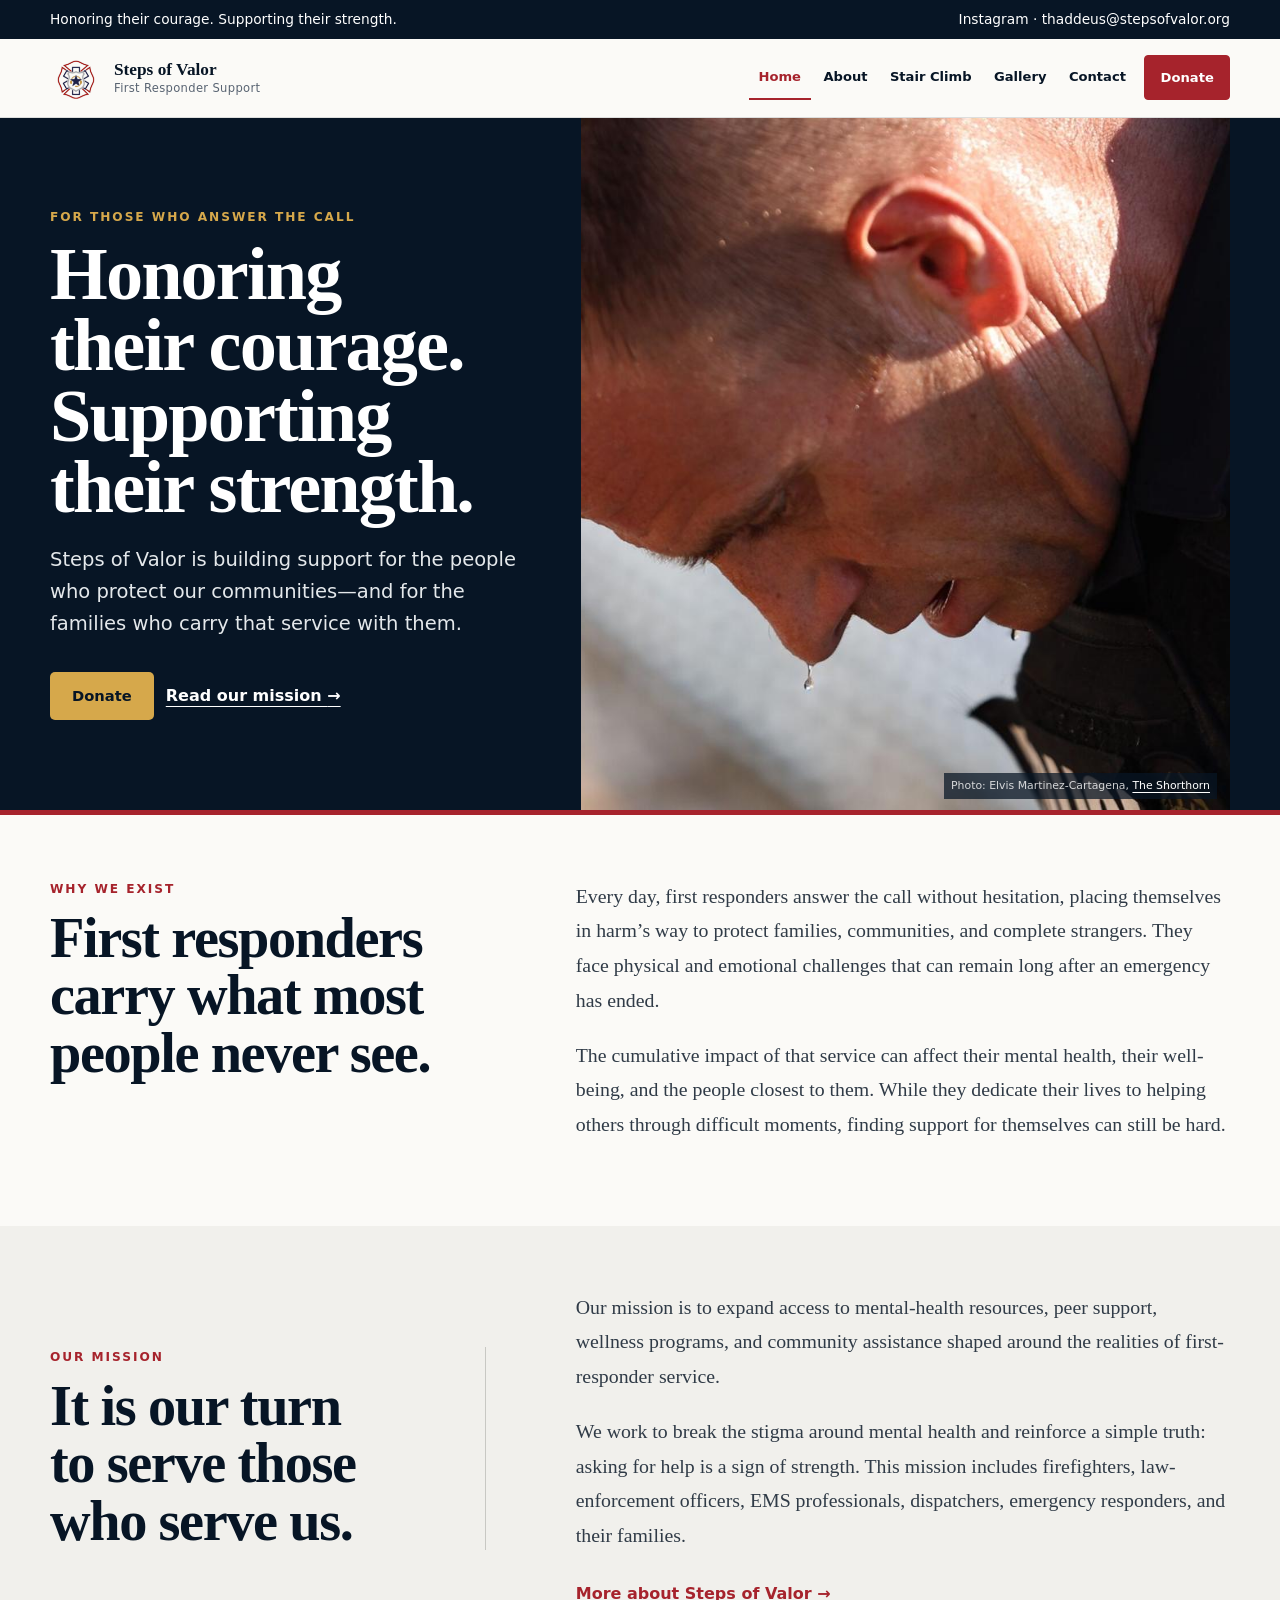
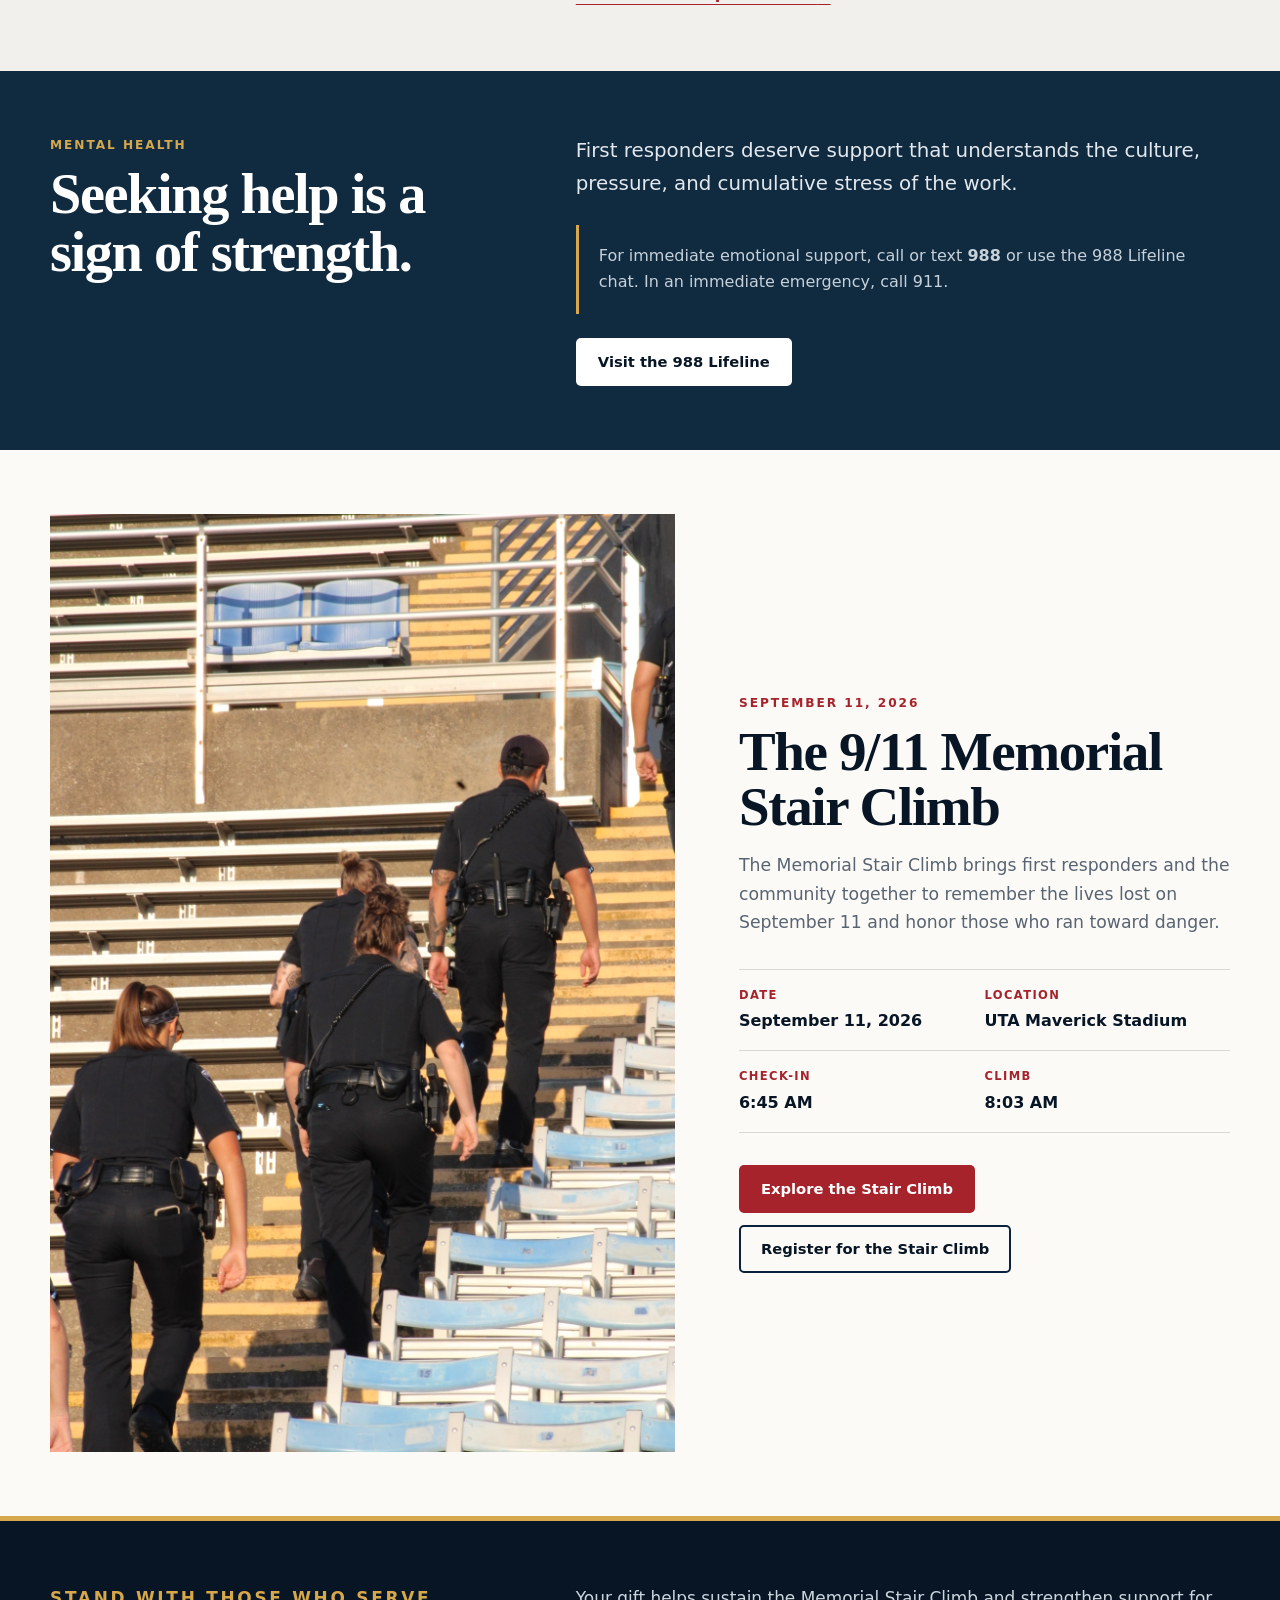
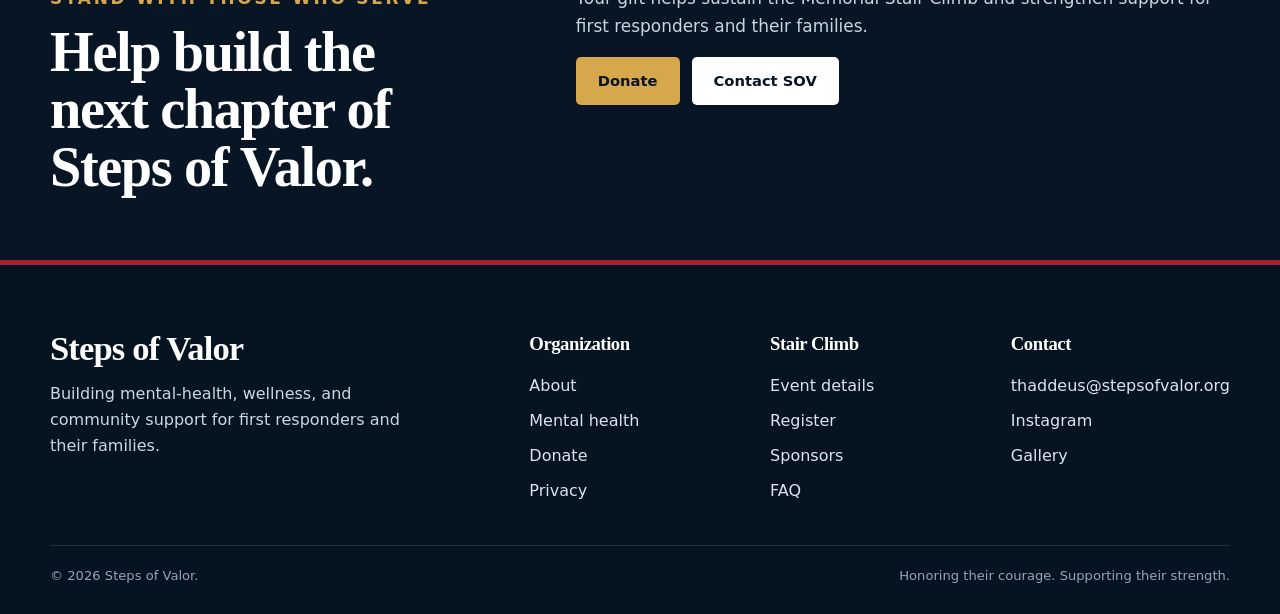
<file: index.html>
<!DOCTYPE html>
<html lang="en">
<head>
  <meta charset="UTF-8">
  <meta name="viewport" content="width=device-width, initial-scale=1.0">
  <title>Steps of Valor | First Responder Support</title>
  <meta name="description" content="Steps of Valor supports first responders and their families by building pathways to mental-health resources, peer support, wellness programs, and community assistance.">
  <meta property="og:title" content="Steps of Valor | First Responder Support">
  <meta property="og:description" content="Honoring the courage of first responders and supporting their strength through mental-health advocacy, wellness, and community.">
  <meta property="og:type" content="website">
  <meta property="og:url" content="https://www.stepsofvalor.org/">
  <meta property="og:image" content="https://www.stepsofvalor.org/assets/images/officer-reflection.jpg">
  <link rel="icon" href="assets/images/favicon.png" type="image/png">
  <link rel="shortcut icon" href="favicon.ico">
  <link rel="apple-touch-icon" href="assets/images/apple-touch-icon.png">
  <link rel="stylesheet" href="assets/css/style.css?v=20261007-1">
</head>
<body>
  <a class="skip-link" href="#main">Skip to content</a>
  <div class="top-strip"><div class="container"><span>Honoring their courage. Supporting their strength.</span><span><a data-link="instagram" href="https://www.instagram.com/stepsofvalor/">Instagram</a> · <a data-email="contact" href="mailto:thaddeus@stepsofvalor.org">thaddeus@stepsofvalor.org</a></span></div></div>
  <header class="site-header">
    <div class="container header-inner">
      <a class="brand" href="index.html" aria-label="Steps of Valor home"><span class="brand-logo" aria-hidden="true"><img src="assets/images/steps-of-valor-emblem-transparent.png" alt=""></span><span class="brand-text"><span class="brand-name">Steps of Valor</span><span class="brand-subtitle">First Responder Support</span></span></a>
      <button class="menu-toggle" type="button" aria-label="Toggle navigation" aria-expanded="false" data-menu-toggle>Menu</button>
      <nav class="site-nav" aria-label="Primary navigation" data-site-nav><a data-current href="index.html">Home</a><a data-current href="about.html">About</a><a data-current href="event.html">Stair Climb</a><a data-current href="gallery.html">Gallery</a><a data-current href="contact.html">Contact</a><a class="nav-donate" data-current href="donate.html">Donate</a></nav>
    </div>
  </header>

  <main id="main">
    <section class="hero">
      <div class="container hero-grid">
        <div class="hero-copy">
          <p class="eyebrow">For those who answer the call</p>
          <h1>Honoring their courage. Supporting their strength.</h1>
          <p class="lead">Steps of Valor is building support for the people who protect our communities—and for the families who carry that service with them.</p>
          <div class="button-row hero-actions"><a class="btn btn-secondary" data-link="donation" href="https://spot.fund/msc16lbsc">Donate</a><a class="text-link-light" href="about.html">Read our mission <span aria-hidden="true">→</span></a></div>
        </div>
        <figure class="hero-portrait">
          <img src="assets/images/officer-reflection.jpg" alt="A police officer looking downward in a quiet moment">
          <figcaption>Photo: Elvis Martinez-Cartagena, <a href="https://www.theshorthorn.com/gallery/photos-community-climbs-steps-of-valor-honors-9-11-first-responders/article_fa70533f-13c5-48ef-8dc5-a24b3c946328.html" target="_blank" rel="noopener">The Shorthorn</a></figcaption>
        </figure>
      </div>
    </section>

    <section class="section">
      <div class="container editorial-grid">
        <div>
          <p class="eyebrow">Why we exist</p>
          <h2>First responders carry what most people never see.</h2>
        </div>
        <div class="prose-large">
          <p>Every day, first responders answer the call without hesitation, placing themselves in harm’s way to protect families, communities, and complete strangers. They face physical and emotional challenges that can remain long after an emergency has ended.</p>
          <p>The cumulative impact of that service can affect their mental health, their well-being, and the people closest to them. While they dedicate their lives to helping others through difficult moments, finding support for themselves can still be hard.</p>
        </div>
      </div>
    </section>

    <section class="section section-soft">
      <div class="container mission-layout">
        <div class="mission-intro">
          <p class="eyebrow">Our mission</p>
          <h2>It is our turn to serve those who serve us.</h2>
        </div>
        <div class="mission-copy">
          <p>Our mission is to expand access to mental-health resources, peer support, wellness programs, and community assistance shaped around the realities of first-responder service.</p>
          <p>We work to break the stigma around mental health and reinforce a simple truth: asking for help is a sign of strength. This mission includes firefighters, law-enforcement officers, EMS professionals, dispatchers, emergency responders, and their families.</p>
          <a class="text-link" href="about.html">More about Steps of Valor <span aria-hidden="true">→</span></a>
        </div>
      </div>
    </section>

    <section class="section mental-health-section" id="mental-health">
      <div class="container mental-health-grid">
        <div>
          <p class="eyebrow">Mental health</p>
          <h2>Seeking help is a sign of strength.</h2>
        </div>
        <div>
          <p class="lead">First responders deserve support that understands the culture, pressure, and cumulative stress of the work.</p>
          <p class="service-note">For immediate emotional support, call or text <strong>988</strong> or use the 988 Lifeline chat. In an immediate emergency, call 911.</p>
          <a class="btn btn-light" href="https://988lifeline.org/" target="_blank" rel="noopener">Visit the 988 Lifeline</a>
        </div>
      </div>
    </section>

    <section class="section">
      <div class="container program-feature">
        <div class="program-photo"><img src="assets/images/IMG_0229.JPG" alt="Police officers climbing the stadium steps during Steps of Valor" loading="lazy"></div>
        <div class="program-copy">
          <p class="eyebrow">September 11, 2026</p>
          <h2>The 9/11 Memorial Stair Climb</h2>
          <p>The Memorial Stair Climb brings first responders and the community together to remember the lives lost on September 11 and honor those who ran toward danger.</p>
          <dl class="event-brief">
            <div><dt>Date</dt><dd>September 11, 2026</dd></div>
            <div><dt>Location</dt><dd>UTA Maverick Stadium</dd></div>
            <div><dt>Check-in</dt><dd>6:45 AM</dd></div>
            <div><dt>Climb</dt><dd>8:03 AM</dd></div>
          </dl>
          <div class="button-row"><a class="btn btn-primary" href="event.html">Explore the Stair Climb</a><a class="btn btn-outline" href="register.html">Register for the Stair Climb</a></div>
        </div>
      </div>
    </section>

    <section class="section closing-section">
      <div class="container closing-grid">
        <div><p class="eyebrow">Stand with those who serve</p><h2>Help build the next chapter of Steps of Valor.</h2></div>
        <div><p>Your gift helps sustain the Memorial Stair Climb and strengthen support for first responders and their families.</p><div class="button-row"><a class="btn btn-secondary" data-link="donation" href="https://spot.fund/msc16lbsc">Donate</a><a class="btn btn-light" href="contact.html">Contact SOV</a></div></div>
      </div>
    </section>
  </main>

  <footer class="site-footer">
    <div class="container footer-grid"><div><h2>Steps of Valor</h2><p>Building mental-health, wellness, and community support for first responders and their families.</p></div><div><h3>Organization</h3><div class="footer-links"><a href="about.html">About</a><a href="about.html#mental-health">Mental health</a><a href="donate.html">Donate</a><a href="privacy.html">Privacy</a></div></div><div><h3>Stair Climb</h3><div class="footer-links"><a href="event.html">Event details</a><a href="register.html">Register</a><a href="sponsors.html">Sponsors</a><a href="faq.html">FAQ</a></div></div><div><h3>Contact</h3><div class="footer-links"><a data-email="contact" href="mailto:thaddeus@stepsofvalor.org">thaddeus@stepsofvalor.org</a><a data-link="instagram" href="https://www.instagram.com/stepsofvalor/">Instagram</a><a href="gallery.html">Gallery</a></div></div></div>
    <div class="container footer-bottom"><span>&copy; <span data-current-year></span> Steps of Valor.</span><span>Honoring their courage. Supporting their strength.</span></div>
  </footer>
  <script src="assets/js/config.js"></script><script src="assets/js/main.js"></script>
</body>
</html>
</file>
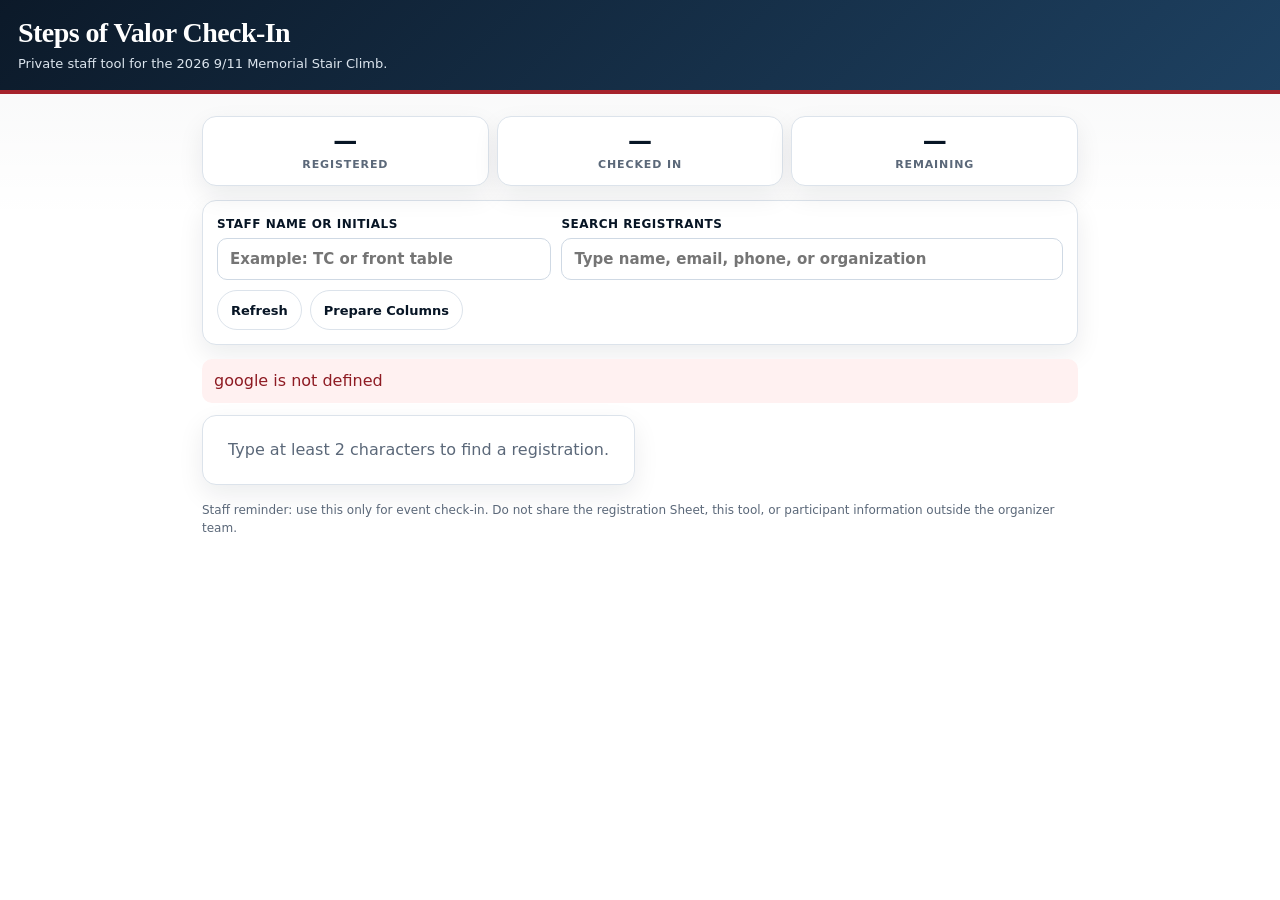
<file: tools/checkin-appscript/Index.html>
<!DOCTYPE html>
<html>
<head>
  <base target="_top">
  <meta name="viewport" content="width=device-width, initial-scale=1">
  <style>
    :root {
      --navy: #071525;
      --blue: #123759;
      --red: #a6232c;
      --gold: #d6a84b;
      --ink: #152033;
      --muted: #5b6879;
      --line: #dce3eb;
      --soft: #f5f7fa;
      --success: #176b3a;
      --danger: #8e1b23;
    }

    * { box-sizing: border-box; }

    body {
      margin: 0;
      color: var(--ink);
      background: #fff;
      font: 15px/1.5 system-ui, -apple-system, BlinkMacSystemFont, "Segoe UI", sans-serif;
    }

    .app {
      min-height: 100vh;
      background:
        linear-gradient(180deg, rgba(7,21,37,.04), transparent 220px),
        #fff;
    }

    header {
      padding: 18px 18px 16px;
      color: #fff;
      background:
        linear-gradient(135deg, rgba(7,21,37,.98), rgba(18,55,89,.95));
      border-bottom: 4px solid var(--red);
    }

    h1, h2, h3, p { margin: 0; }

    h1 {
      font-family: Georgia, "Times New Roman", serif;
      font-size: 28px;
      line-height: 1.05;
      letter-spacing: -.02em;
    }

    header p {
      margin-top: 7px;
      color: #dce5ee;
      font-size: 13px;
    }

    main { padding: 16px; }

    .card {
      border: 1px solid var(--line);
      border-radius: 14px;
      background: #fff;
      box-shadow: 0 10px 26px rgba(7,21,37,.08);
    }

    .stats {
      display: grid;
      grid-template-columns: repeat(3, 1fr);
      gap: 8px;
      margin-bottom: 14px;
    }

    .stat {
      padding: 12px 10px;
      text-align: center;
    }

    .stat strong {
      display: block;
      color: var(--navy);
      font-size: 24px;
      line-height: 1;
    }

    .stat span {
      display: block;
      margin-top: 4px;
      color: var(--muted);
      font-size: 11px;
      font-weight: 800;
      letter-spacing: .08em;
      text-transform: uppercase;
    }

    .controls {
      display: grid;
      gap: 10px;
      padding: 14px;
      margin-bottom: 14px;
    }

    label {
      display: grid;
      gap: 5px;
      color: var(--navy);
      font-size: 12px;
      font-weight: 800;
      letter-spacing: .04em;
      text-transform: uppercase;
    }

    input {
      width: 100%;
      min-height: 42px;
      padding: 10px 12px;
      border: 1px solid #cfd9e4;
      border-radius: 10px;
      color: var(--ink);
      font: 600 15px/1.3 system-ui, -apple-system, BlinkMacSystemFont, "Segoe UI", sans-serif;
      letter-spacing: 0;
      text-transform: none;
    }

    input:focus {
      border-color: var(--blue);
      outline: 3px solid rgba(214,168,75,.28);
    }

    .button-row {
      display: flex;
      flex-wrap: wrap;
      gap: 8px;
    }

    button {
      min-height: 40px;
      padding: 9px 13px;
      border: 0;
      border-radius: 999px;
      color: #fff;
      background: var(--red);
      font: 800 13px/1 system-ui, -apple-system, BlinkMacSystemFont, "Segoe UI", sans-serif;
      cursor: pointer;
    }

    button.secondary {
      color: var(--navy);
      border: 1px solid var(--line);
      background: #fff;
    }

    button.gold {
      color: var(--navy);
      background: var(--gold);
    }

    button.danger {
      background: var(--danger);
    }

    button:disabled {
      cursor: not-allowed;
      opacity: .55;
    }

    .message {
      display: none;
      padding: 10px 12px;
      margin-bottom: 12px;
      border-radius: 10px;
      color: var(--muted);
      background: var(--soft);
    }

    .message.visible { display: block; }
    .message.error { color: var(--danger); background: #fff1f1; }
    .message.success { color: var(--success); background: #eef8f1; }

    .results {
      display: grid;
      gap: 10px;
    }

    .result {
      padding: 14px;
      border-top: 4px solid var(--red);
    }

    .result.checked {
      border-top-color: var(--success);
      background: linear-gradient(180deg, #f6fbf8, #fff);
    }

    .result h3 {
      color: var(--navy);
      font-size: 18px;
      line-height: 1.15;
    }

    .meta {
      display: grid;
      gap: 2px;
      margin: 8px 0 12px;
      color: var(--muted);
      font-size: 13px;
    }

    .badge {
      display: inline-flex;
      width: max-content;
      align-items: center;
      gap: 5px;
      padding: 4px 8px;
      border-radius: 999px;
      color: #724d00;
      background: #fff5dc;
      font-size: 11px;
      font-weight: 900;
      letter-spacing: .05em;
      text-transform: uppercase;
    }

    .badge.checked {
      color: var(--success);
      background: #e9f7ef;
    }

    .empty {
      padding: 22px;
      text-align: center;
      color: var(--muted);
    }

    .privacy {
      margin-top: 16px;
      color: var(--muted);
      font-size: 12px;
    }

    .auth {
      display: none;
      padding: 14px;
      margin-bottom: 14px;
      border-top: 4px solid var(--gold);
    }

    .auth.visible { display: grid; gap: 10px; }

    @media (min-width: 680px) {
      body { font-size: 16px; }
      main { max-width: 920px; margin: 0 auto; padding: 22px; }
      .results { grid-template-columns: repeat(2, minmax(0, 1fr)); }
      .controls { grid-template-columns: 1fr 1.5fr; align-items: end; }
      .controls .button-row { grid-column: 1 / -1; }
    }
  </style>
</head>
<body>
  <div class="app">
    <header>
      <h1>Steps of Valor Check-In</h1>
      <p>Private staff tool for the 2026 9/11 Memorial Stair Climb.</p>
    </header>

    <main>
      <section class="stats" aria-label="Check-in totals">
        <div class="card stat"><strong id="registeredCount">—</strong><span>Registered</span></div>
        <div class="card stat"><strong id="checkedCount">—</strong><span>Checked in</span></div>
        <div class="card stat"><strong id="remainingCount">—</strong><span>Remaining</span></div>
      </section>

      <section class="card auth" id="authPanel">
        <label>Staff passcode
          <input id="passcodeInput" type="password" autocomplete="off" placeholder="Enter event staff passcode">
        </label>
        <div class="button-row">
          <button class="gold" id="unlockButton" type="button">Unlock Check-In</button>
        </div>
      </section>

      <section class="card controls">
        <label>Staff name or initials
          <input id="staffInput" type="text" autocomplete="name" placeholder="Example: TC or front table">
        </label>
        <label>Search registrants
          <input id="searchInput" type="search" autocomplete="off" placeholder="Type name, email, phone, or organization">
        </label>
        <div class="button-row">
          <button id="refreshButton" class="secondary" type="button">Refresh</button>
          <button id="setupButton" class="secondary" type="button">Prepare Columns</button>
        </div>
      </section>

      <div class="message" id="message"></div>
      <section class="results" id="results" aria-live="polite">
        <div class="card empty">Type at least 2 characters to find a registration.</div>
      </section>

      <p class="privacy">Staff reminder: use this only for event check-in. Do not share the registration Sheet, this tool, or participant information outside the organizer team.</p>
    </main>
  </div>

  <script>
    const APP_MODE = "<?= appMode ?>";
    const state = {
      passcode: "",
      lastQuery: "",
      searchTimer: null,
      busyRows: new Set()
    };

    const els = {
      registeredCount: document.getElementById("registeredCount"),
      checkedCount: document.getElementById("checkedCount"),
      remainingCount: document.getElementById("remainingCount"),
      authPanel: document.getElementById("authPanel"),
      passcodeInput: document.getElementById("passcodeInput"),
      unlockButton: document.getElementById("unlockButton"),
      staffInput: document.getElementById("staffInput"),
      searchInput: document.getElementById("searchInput"),
      refreshButton: document.getElementById("refreshButton"),
      setupButton: document.getElementById("setupButton"),
      message: document.getElementById("message"),
      results: document.getElementById("results")
    };

    function runServer(name, ...args) {
      return new Promise((resolve, reject) => {
        google.script.run
          .withSuccessHandler(resolve)
          .withFailureHandler(error => reject(new Error(error && error.message ? error.message : String(error))))
          [name](...args);
      });
    }

    function escapeHtml(value) {
      return String(value || "")
        .replace(/&/g, "&amp;")
        .replace(/</g, "&lt;")
        .replace(/>/g, "&gt;")
        .replace(/"/g, "&quot;")
        .replace(/'/g, "&#039;");
    }

    function setMessage(text, type = "") {
      els.message.textContent = text || "";
      els.message.className = "message" + (text ? " visible" : "") + (type ? " " + type : "");
    }

    function updateStats(stats) {
      if (!stats) return;
      els.registeredCount.textContent = stats.registered;
      els.checkedCount.textContent = stats.checkedIn;
      els.remainingCount.textContent = stats.remaining;
    }

    function showAuth() {
      els.authPanel.classList.add("visible");
      els.passcodeInput.focus();
    }

    function hideAuth() {
      els.authPanel.classList.remove("visible");
    }

    function setLoading(isLoading) {
      els.refreshButton.disabled = isLoading;
      els.setupButton.disabled = isLoading;
      els.searchInput.disabled = isLoading;
    }

    function metaLine(label, value) {
      if (!value) return "";
      return `<span><strong>${escapeHtml(label)}:</strong> ${escapeHtml(value)}</span>`;
    }

    function renderResults(results, message) {
      if (!results || !results.length) {
        els.results.innerHTML = `<div class="card empty">${escapeHtml(message || "No matching registrations found.")}</div>`;
        return;
      }

      els.results.innerHTML = results.map(registrant => {
        const row = String(registrant.rowNumber);
        const checked = Boolean(registrant.checkedIn);
        const busy = state.busyRows.has(row);
        const status = checked
          ? `<span class="badge checked">Checked in${registrant.checkInTime ? " · " + escapeHtml(registrant.checkInTime) : ""}</span>`
          : `<span class="badge">Not checked in</span>`;
        const action = checked
          ? `<button class="secondary" type="button" data-undo="${row}" ${busy ? "disabled" : ""}>Undo</button>`
          : `<button type="button" data-checkin="${row}" ${busy ? "disabled" : ""}>Check In</button>`;

        return `
          <article class="card result ${checked ? "checked" : ""}" data-row="${row}">
            ${status}
            <h3>${escapeHtml(registrant.name)}</h3>
            <div class="meta">
              ${metaLine("Email", registrant.email)}
              ${metaLine("Phone", registrant.phone)}
              ${metaLine("Organization", registrant.organization)}
              ${metaLine("Checked in by", registrant.checkedInBy)}
              ${metaLine("Notes", registrant.notes)}
            </div>
            <div class="button-row">${action}</div>
          </article>
        `;
      }).join("");
    }

    async function initialize() {
      els.staffInput.value = localStorage.getItem("sov-checkin-staff") || "";
      setLoading(true);

      try {
        const data = await runServer("getInitialState", state.passcode);
        updateStats(data.stats);
        hideAuth();
        setMessage(`Connected to ${data.spreadsheetName} · ${data.sheetName}`, "success");
      } catch (error) {
        if (/passcode/i.test(error.message)) {
          showAuth();
          setMessage("Enter the staff passcode to continue.", "error");
        } else {
          setMessage(error.message, "error");
        }
      } finally {
        setLoading(false);
      }
    }

    async function refreshSearch() {
      const query = els.searchInput.value.trim();
      state.lastQuery = query;

      if (query.length < 2) {
        renderResults([], "Type at least 2 characters to find a registration.");
      }

      setLoading(true);
      try {
        const data = await runServer("searchRegistrants", query, state.passcode);
        updateStats(data.stats);
        renderResults(data.results, data.message);
        if (data.limited) {
          setMessage(`Showing first ${data.results.length} of ${data.totalMatches} matches. Type more letters to narrow the search.`);
        } else {
          setMessage(data.message || "");
        }
      } catch (error) {
        if (/passcode/i.test(error.message)) showAuth();
        setMessage(error.message, "error");
      } finally {
        setLoading(false);
      }
    }

    async function setupColumns() {
      setLoading(true);
      try {
        const data = await runServer("setupCheckInSheet", state.passcode);
        updateStats(data.stats);
        hideAuth();
        setMessage("Check-in columns are ready.", "success");
      } catch (error) {
        if (/passcode/i.test(error.message)) showAuth();
        setMessage(error.message, "error");
      } finally {
        setLoading(false);
      }
    }

    async function checkIn(rowNumber) {
      const staffName = els.staffInput.value.trim();
      localStorage.setItem("sov-checkin-staff", staffName);
      state.busyRows.add(String(rowNumber));
      refreshSearch();

      try {
        const data = await runServer("checkInRegistrant", rowNumber, staffName, "", state.passcode);
        updateStats(data.stats);
        setMessage(`${data.registrant.name} is checked in.`, "success");
      } catch (error) {
        if (/passcode/i.test(error.message)) showAuth();
        setMessage(error.message, "error");
      } finally {
        state.busyRows.delete(String(rowNumber));
        refreshSearch();
      }
    }

    async function undo(rowNumber) {
      if (!confirm("Undo this check-in?")) return;
      state.busyRows.add(String(rowNumber));
      refreshSearch();

      try {
        const data = await runServer("undoCheckIn", rowNumber, state.passcode);
        updateStats(data.stats);
        setMessage(`${data.registrant.name} is marked not checked in.`, "success");
      } catch (error) {
        if (/passcode/i.test(error.message)) showAuth();
        setMessage(error.message, "error");
      } finally {
        state.busyRows.delete(String(rowNumber));
        refreshSearch();
      }
    }

    els.searchInput.addEventListener("input", () => {
      window.clearTimeout(state.searchTimer);
      state.searchTimer = window.setTimeout(refreshSearch, 250);
    });

    els.refreshButton.addEventListener("click", refreshSearch);
    els.setupButton.addEventListener("click", setupColumns);

    els.unlockButton.addEventListener("click", () => {
      state.passcode = els.passcodeInput.value;
      initialize().then(refreshSearch);
    });

    els.passcodeInput.addEventListener("keydown", event => {
      if (event.key === "Enter") {
        state.passcode = els.passcodeInput.value;
        initialize().then(refreshSearch);
      }
    });

    els.results.addEventListener("click", event => {
      const checkInButton = event.target.closest("[data-checkin]");
      const undoButton = event.target.closest("[data-undo]");
      if (checkInButton) checkIn(checkInButton.dataset.checkin);
      if (undoButton) undo(undoButton.dataset.undo);
    });

    initialize();
  </script>
</body>
</html>
</file>
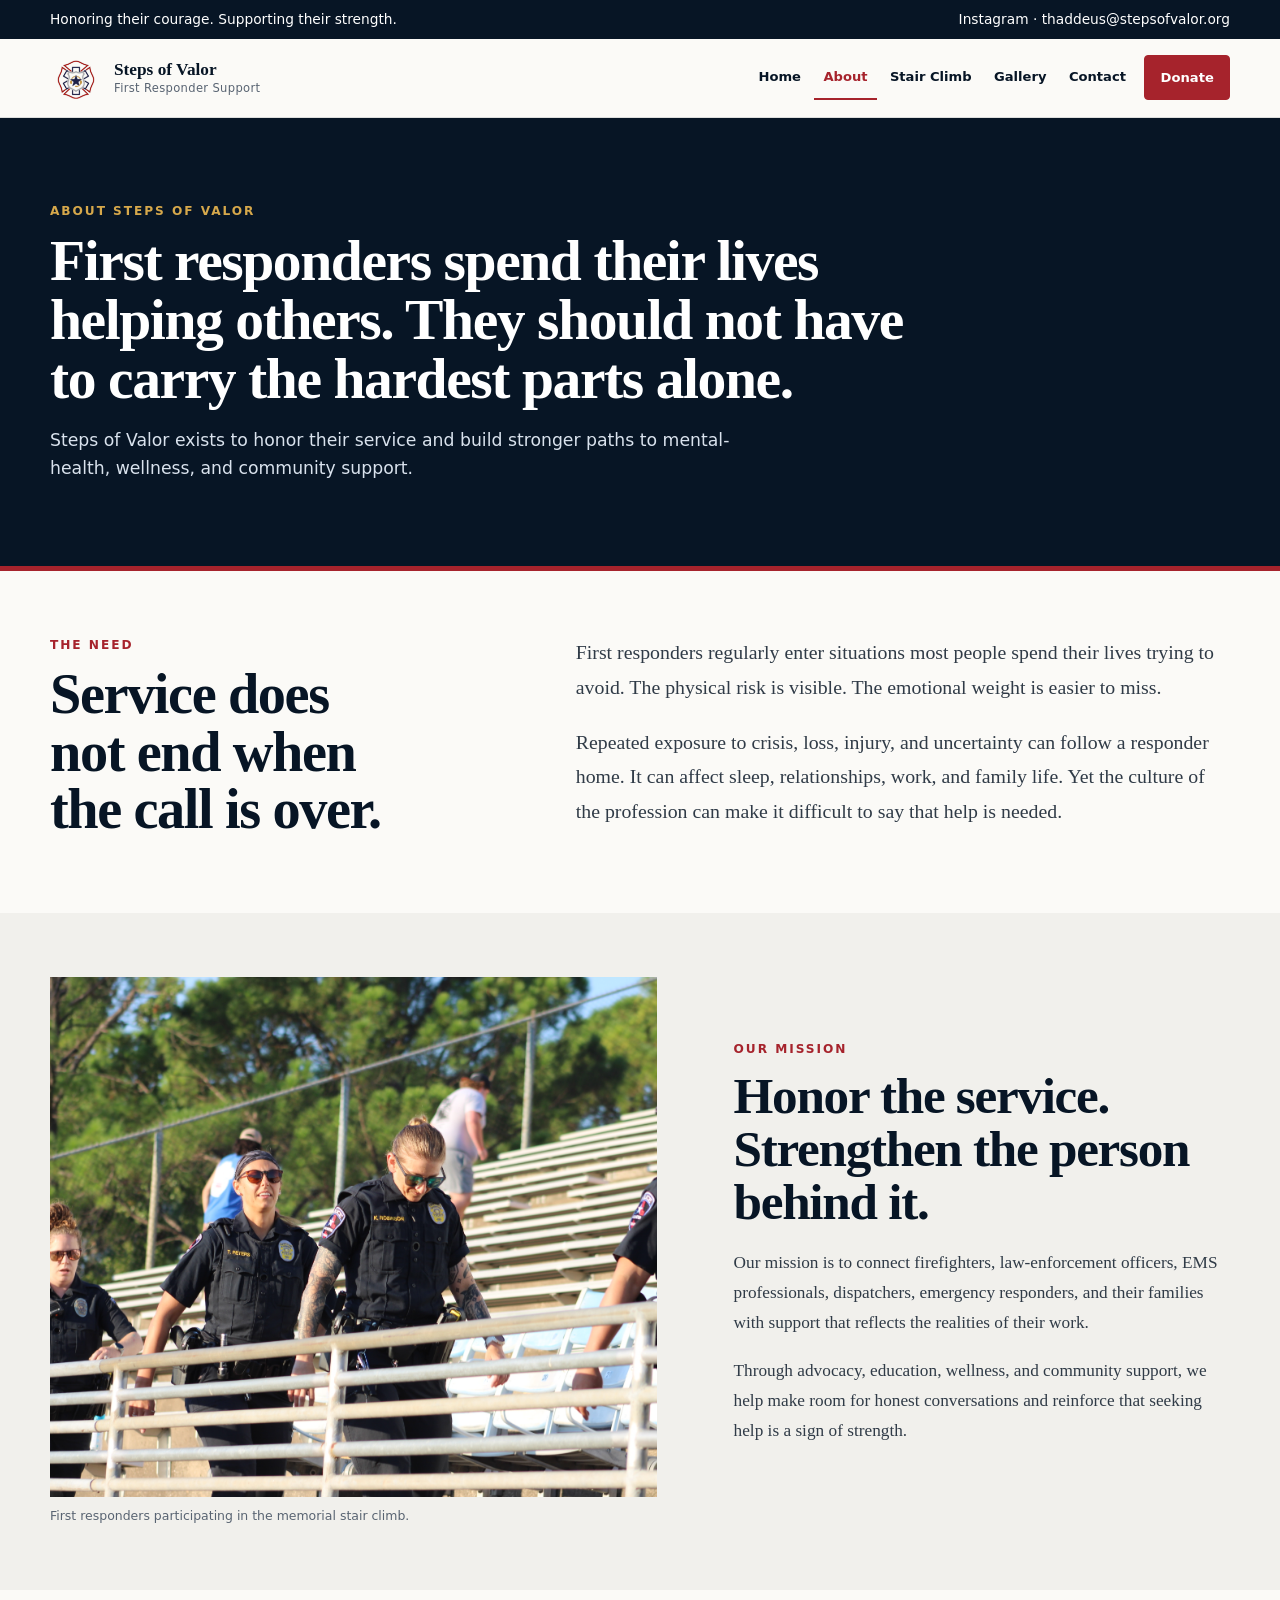
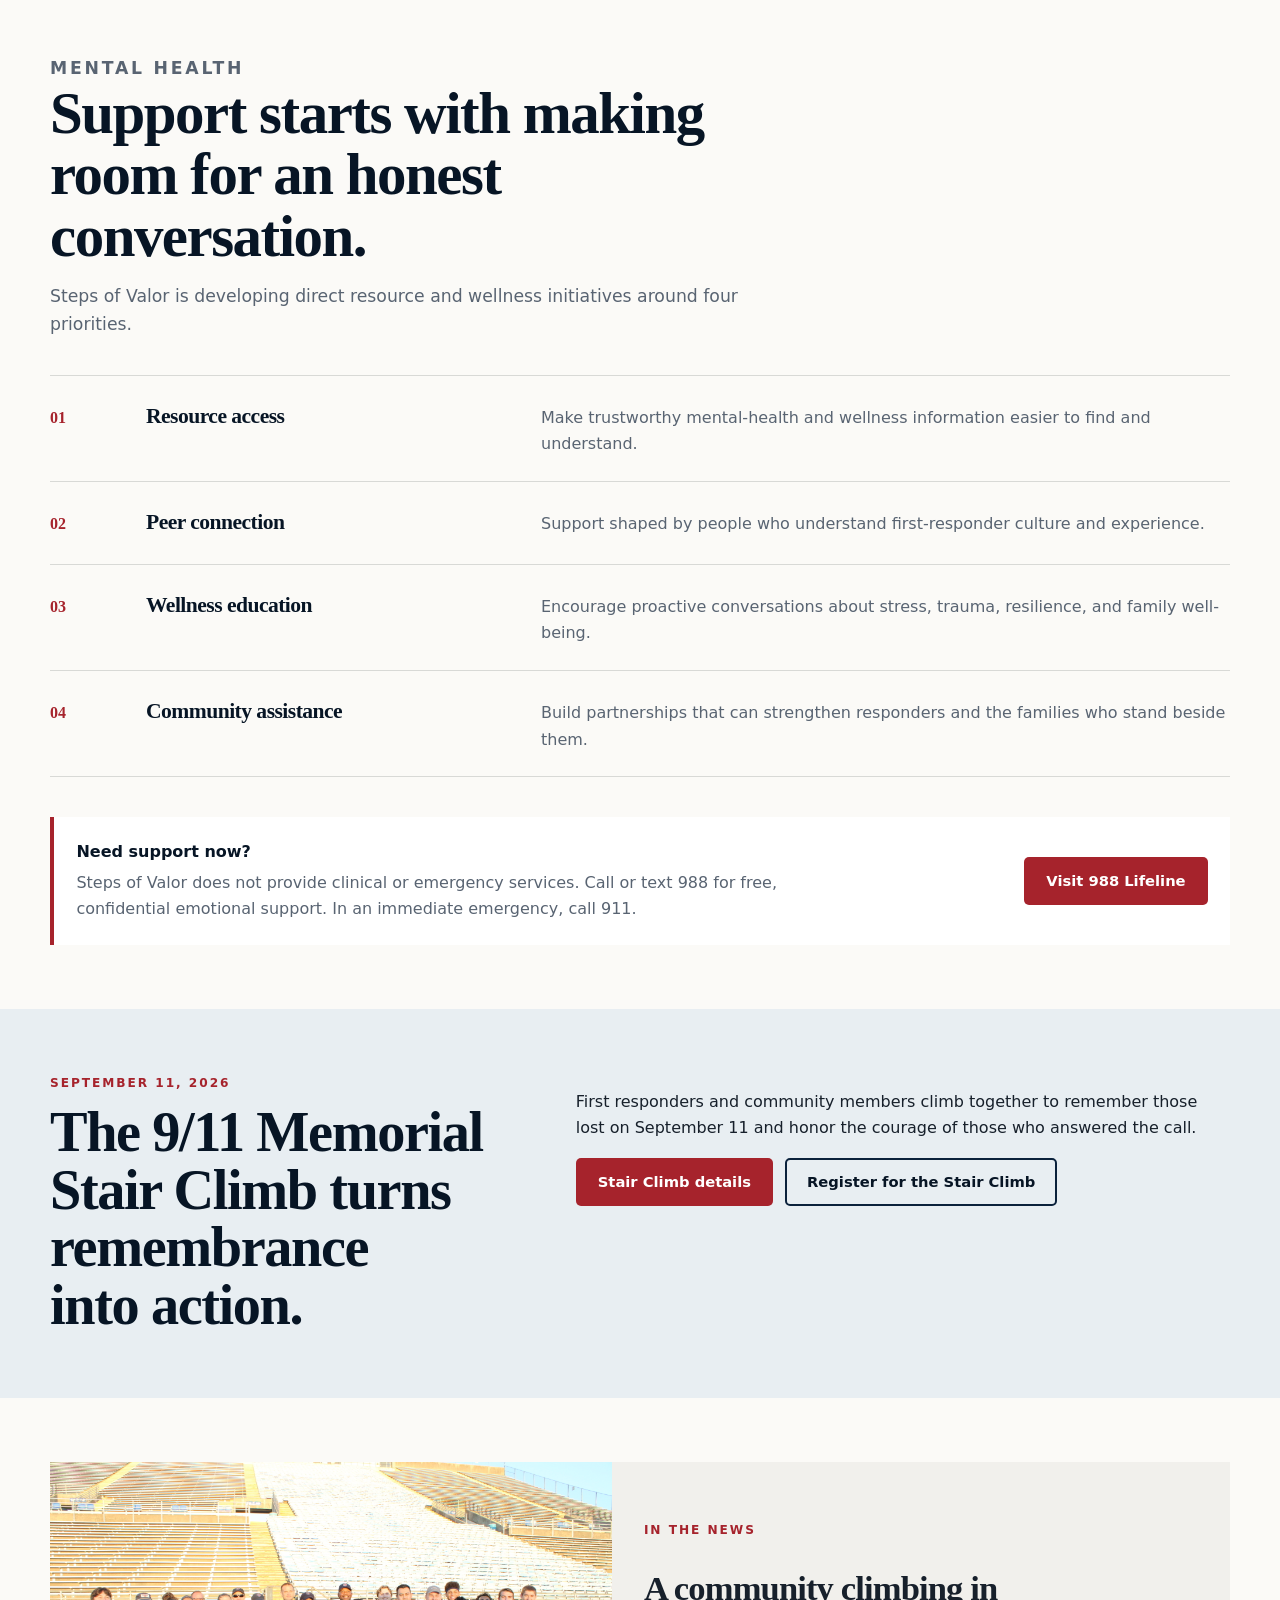
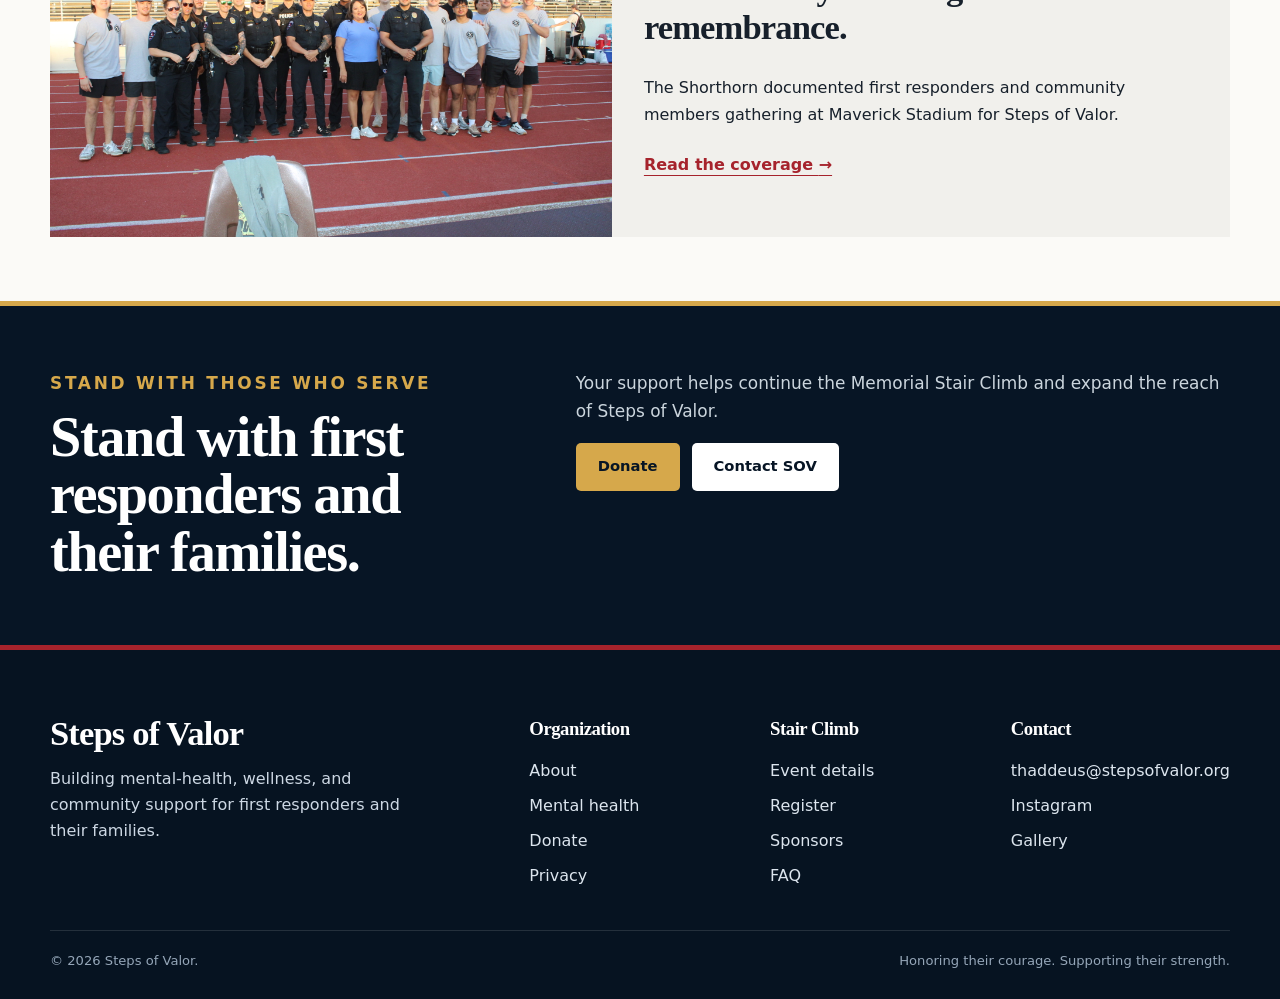
<file: about.html>
<!DOCTYPE html>
<html lang="en">
<head>
  <meta charset="UTF-8">
  <meta name="viewport" content="width=device-width, initial-scale=1.0">
  <title>About | Steps of Valor</title>
  <meta name="description" content="Learn why Steps of Valor is building mental-health, wellness, peer-support, and community resources for first responders and their families.">
  <meta property="og:title" content="About Steps of Valor">
  <meta property="og:description" content="Our mission is to honor first responders, support their strength, and help make asking for help a sign of courage.">
  <meta property="og:type" content="website">
  <link rel="icon" href="assets/images/favicon.png" type="image/png">
  <link rel="shortcut icon" href="favicon.ico">
  <link rel="apple-touch-icon" href="assets/images/apple-touch-icon.png">
  <link rel="stylesheet" href="assets/css/style.css?v=20261007-1">
</head>
<body>
  <a class="skip-link" href="#main">Skip to content</a>
  <div class="top-strip"><div class="container"><span>Honoring their courage. Supporting their strength.</span><span><a data-link="instagram" href="https://www.instagram.com/stepsofvalor/">Instagram</a> · <a data-email="contact" href="mailto:thaddeus@stepsofvalor.org">thaddeus@stepsofvalor.org</a></span></div></div>
  <header class="site-header"><div class="container header-inner"><a class="brand" href="index.html" aria-label="Steps of Valor home"><span class="brand-logo" aria-hidden="true"><img src="assets/images/steps-of-valor-emblem-transparent.png" alt=""></span><span class="brand-text"><span class="brand-name">Steps of Valor</span><span class="brand-subtitle">First Responder Support</span></span></a><button class="menu-toggle" type="button" aria-label="Toggle navigation" aria-expanded="false" data-menu-toggle>Menu</button><nav class="site-nav" aria-label="Primary navigation" data-site-nav><a data-current href="index.html">Home</a><a data-current href="about.html">About</a><a data-current href="event.html">Stair Climb</a><a data-current href="gallery.html">Gallery</a><a data-current href="contact.html">Contact</a><a class="nav-donate" data-current href="donate.html">Donate</a></nav></div></header>

  <main id="main">
    <section class="page-hero"><div class="container"><p class="eyebrow">About Steps of Valor</p><h1>First responders spend their lives helping others. They should not have to carry the hardest parts alone.</h1><p>Steps of Valor exists to honor their service and build stronger paths to mental-health, wellness, and community support.</p></div></section>

    <section class="section">
      <div class="container editorial-grid">
        <div><p class="eyebrow">The need</p><h2>Service does not end when the call is over.</h2></div>
        <div class="prose-large">
          <p>First responders regularly enter situations most people spend their lives trying to avoid. The physical risk is visible. The emotional weight is easier to miss.</p>
          <p>Repeated exposure to crisis, loss, injury, and uncertainty can follow a responder home. It can affect sleep, relationships, work, and family life. Yet the culture of the profession can make it difficult to say that help is needed.</p>
        </div>
      </div>
    </section>

    <section class="section section-soft">
      <div class="container about-photo-grid">
        <figure class="about-photo"><img src="assets/images/IMG_0269.JPG" alt="Police officers taking part in the Steps of Valor stair climb" loading="lazy"><figcaption>First responders participating in the memorial stair climb.</figcaption></figure>
        <div class="about-statement">
          <p class="eyebrow">Our mission</p>
          <h2>Honor the service. Strengthen the person behind it.</h2>
          <p>Our mission is to connect firefighters, law-enforcement officers, EMS professionals, dispatchers, emergency responders, and their families with support that reflects the realities of their work.</p>
          <p>Through advocacy, education, wellness, and community support, we help make room for honest conversations and reinforce that seeking help is a sign of strength.</p>
        </div>
      </div>
    </section>

    <section class="section" id="mental-health">
      <div class="container">
        <div class="section-header"><p class="eyebrow">Mental health</p><h2>Support starts with making room for an honest conversation.</h2><p>Steps of Valor is developing direct resource and wellness initiatives around four priorities.</p></div>
        <div class="planned-list">
          <div><span aria-hidden="true">01</span><h3>Resource access</h3><p>Make trustworthy mental-health and wellness information easier to find and understand.</p></div>
          <div><span aria-hidden="true">02</span><h3>Peer connection</h3><p>Support shaped by people who understand first-responder culture and experience.</p></div>
          <div><span aria-hidden="true">03</span><h3>Wellness education</h3><p>Encourage proactive conversations about stress, trauma, resilience, and family well-being.</p></div>
          <div><span aria-hidden="true">04</span><h3>Community assistance</h3><p>Build partnerships that can strengthen responders and the families who stand beside them.</p></div>
        </div>
        <div class="resource-strip"><div><strong>Need support now?</strong><p>Steps of Valor does not provide clinical or emergency services. Call or text 988 for free, confidential emotional support. In an immediate emergency, call 911.</p></div><a class="btn btn-primary" href="https://988lifeline.org/" target="_blank" rel="noopener">Visit 988 Lifeline</a></div>
      </div>
    </section>

    <section class="section section-blue">
      <div class="container program-intro">
        <div><p class="eyebrow">September 11, 2026</p><h2>The 9/11 Memorial Stair Climb turns remembrance into action.</h2></div>
        <div><p>First responders and community members climb together to remember those lost on September 11 and honor the courage of those who answered the call.</p><div class="button-row"><a class="btn btn-primary" href="event.html">Stair Climb details</a><a class="btn btn-outline" href="register.html">Register for the Stair Climb</a></div></div>
      </div>
    </section>

    <section class="section">
      <div class="container media-card editorial-media">
        <img src="assets/images/IMG_0184.JPG" alt="Steps of Valor participants and first responders gathered at Maverick Stadium" loading="lazy">
        <div><p class="eyebrow">In the news</p><h2>A community climbing in remembrance.</h2><p>The Shorthorn documented first responders and community members gathering at Maverick Stadium for Steps of Valor.</p><a class="text-link" href="https://www.theshorthorn.com/gallery/photos-community-climbs-steps-of-valor-honors-9-11-first-responders/article_fa70533f-13c5-48ef-8dc5-a24b3c946328.html" target="_blank" rel="noopener">Read the coverage <span aria-hidden="true">→</span></a></div>
      </div>
    </section>

    <section class="section closing-section"><div class="container closing-grid"><div><p class="eyebrow">Stand with those who serve</p><h2>Stand with first responders and their families.</h2></div><div><p>Your support helps continue the Memorial Stair Climb and expand the reach of Steps of Valor.</p><div class="button-row"><a class="btn btn-secondary" data-link="donation" href="https://spot.fund/msc16lbsc">Donate</a><a class="btn btn-light" href="contact.html">Contact SOV</a></div></div></div></section>
  </main>

  <footer class="site-footer"><div class="container footer-grid"><div><h2>Steps of Valor</h2><p>Building mental-health, wellness, and community support for first responders and their families.</p></div><div><h3>Organization</h3><div class="footer-links"><a href="about.html">About</a><a href="about.html#mental-health">Mental health</a><a href="donate.html">Donate</a><a href="privacy.html">Privacy</a></div></div><div><h3>Stair Climb</h3><div class="footer-links"><a href="event.html">Event details</a><a href="register.html">Register</a><a href="sponsors.html">Sponsors</a><a href="faq.html">FAQ</a></div></div><div><h3>Contact</h3><div class="footer-links"><a data-email="contact" href="mailto:thaddeus@stepsofvalor.org">thaddeus@stepsofvalor.org</a><a data-link="instagram" href="https://www.instagram.com/stepsofvalor/">Instagram</a><a href="gallery.html">Gallery</a></div></div></div><div class="container footer-bottom"><span>&copy; <span data-current-year></span> Steps of Valor.</span><span>Honoring their courage. Supporting their strength.</span></div></footer>
  <script src="assets/js/config.js"></script><script src="assets/js/main.js"></script>
</body>
</html>
</file>
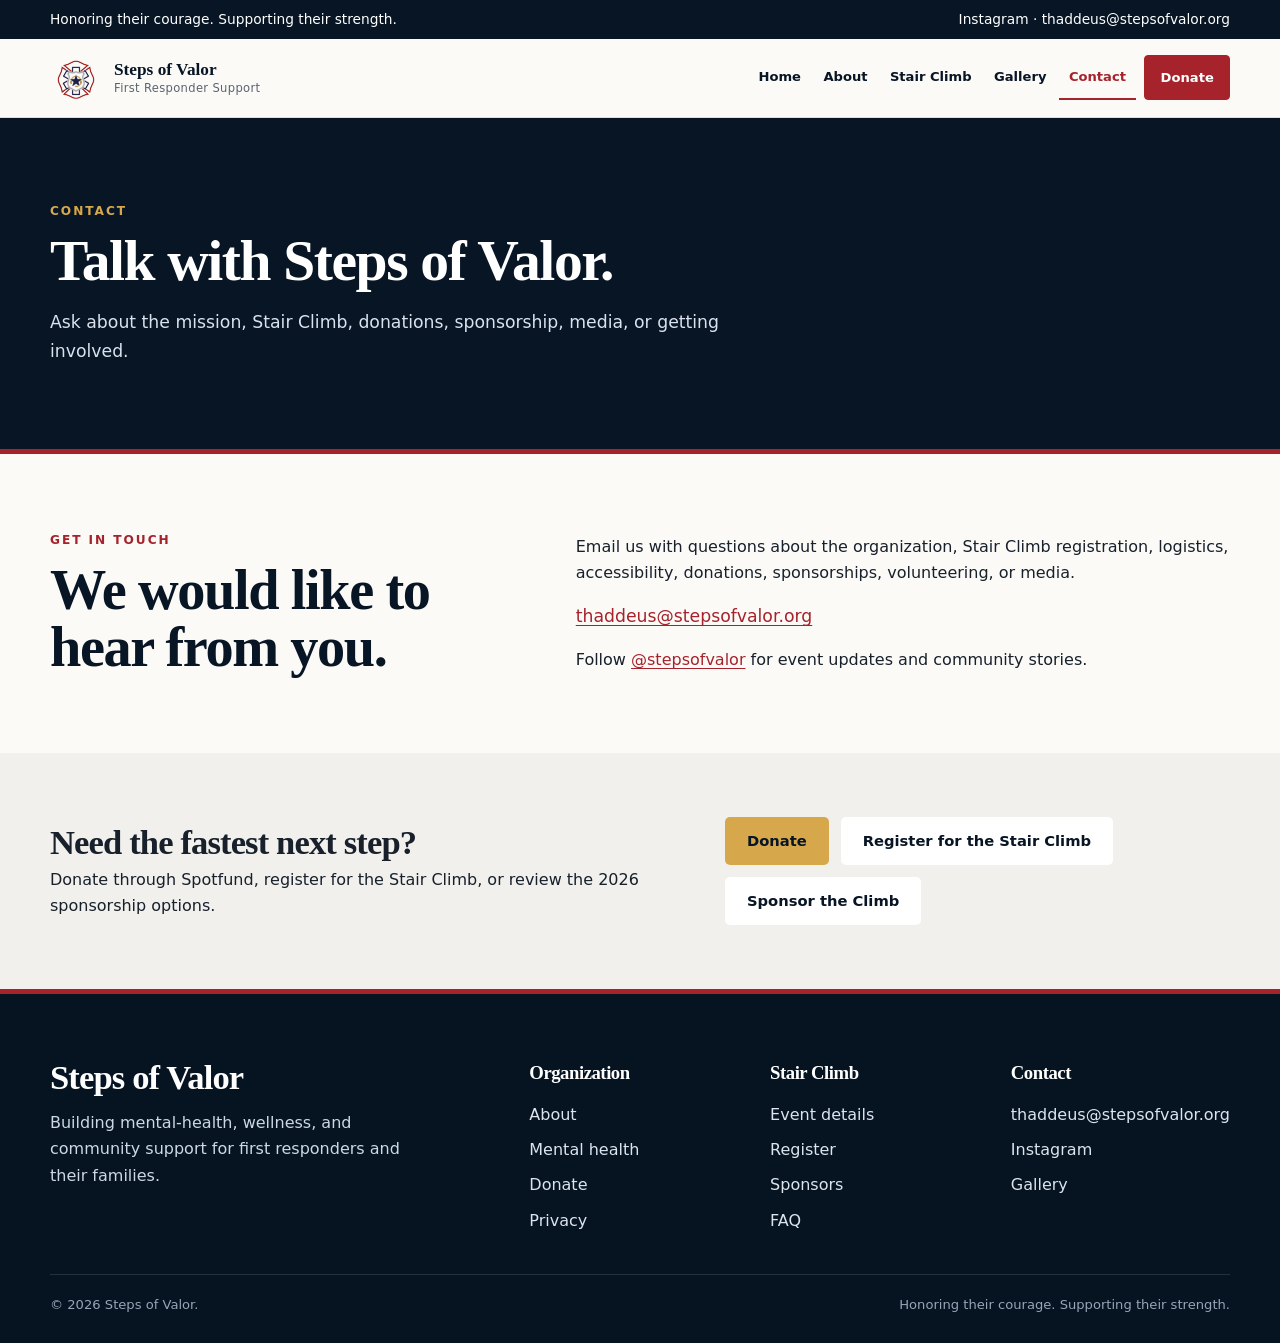
<file: contact.html>
<!DOCTYPE html>
<html lang="en">
<head>
  <meta charset="UTF-8">
  <meta name="viewport" content="width=device-width, initial-scale=1.0">
  <title>Contact | Steps of Valor</title>
  <meta name="description" content="Contact Steps of Valor for general questions, donations, sponsorship, registration, and event logistics.">
  <meta property="og:title" content="Contact Steps of Valor">
  <meta property="og:description" content="Reach the Steps of Valor event team for general, sponsorship, and payment-related questions.">
  <meta property="og:type" content="website">
  <link rel="icon" href="assets/images/favicon.png" type="image/png">
  <link rel="shortcut icon" href="favicon.ico">
  <link rel="apple-touch-icon" href="assets/images/apple-touch-icon.png">
  <link rel="stylesheet" href="assets/css/style.css?v=20261007-1">
</head>
<body>
  <a class="skip-link" href="#main">Skip to content</a>
  <div class="top-strip"><div class="container"><span>Honoring their courage. Supporting their strength.</span><span><a data-link="instagram" href="https://www.instagram.com/stepsofvalor/">Instagram</a> · <a data-email="contact" href="mailto:thaddeus@stepsofvalor.org">thaddeus@stepsofvalor.org</a></span></div></div>
  <header class="site-header"><div class="container header-inner"><a class="brand" href="index.html" aria-label="Steps of Valor home"><span class="brand-logo" aria-hidden="true"><img src="assets/images/steps-of-valor-emblem-transparent.png" alt=""></span><span class="brand-text"><span class="brand-name">Steps of Valor</span><span class="brand-subtitle">First Responder Support</span></span></a><button class="menu-toggle" type="button" aria-label="Toggle navigation" aria-expanded="false" data-menu-toggle>Menu</button><nav class="site-nav" aria-label="Primary navigation" data-site-nav><a data-current href="index.html">Home</a><a data-current href="about.html">About</a><a data-current href="event.html">Stair Climb</a><a data-current href="gallery.html">Gallery</a><a data-current href="contact.html">Contact</a><a class="nav-donate" data-current href="donate.html">Donate</a></nav></div></header>
  <main id="main">
    <section class="page-hero"><div class="container"><p class="eyebrow">Contact</p><h1>Talk with Steps of Valor.</h1><p>Ask about the mission, Stair Climb, donations, sponsorship, media, or getting involved.</p></div></section>
    <section class="section">
      <div class="container mission-layout">
        <div><p class="eyebrow">Get in touch</p><h2>We would like to hear from you.</h2></div>
        <div><p>Email us with questions about the organization, Stair Climb registration, logistics, accessibility, donations, sponsorships, volunteering, or media.</p><p class="lead"><a data-email="contact" href="mailto:thaddeus@stepsofvalor.org">thaddeus@stepsofvalor.org</a></p><p>Follow <a data-link="instagram" href="https://www.instagram.com/stepsofvalor/">@stepsofvalor</a> for event updates and community stories.</p></div>
      </div>
    </section>
    <section class="section section-soft">
      <div class="container cta-panel">
        <div><h2>Need the fastest next step?</h2><p>Donate through Spotfund, register for the Stair Climb, or review the 2026 sponsorship options.</p></div>
        <div class="button-row"><a class="btn btn-secondary" data-link="donation" href="https://spot.fund/msc16lbsc">Donate</a><a class="btn btn-light" href="register.html">Register for the Stair Climb</a><a class="btn btn-light" href="sponsors.html">Sponsor the Climb</a></div>
      </div>
    </section>
  </main>
  <footer class="site-footer"><div class="container footer-grid"><div><h2>Steps of Valor</h2><p>Building mental-health, wellness, and community support for first responders and their families.</p></div><div><h3>Organization</h3><div class="footer-links"><a href="about.html">About</a><a href="about.html#mental-health">Mental health</a><a href="donate.html">Donate</a><a href="privacy.html">Privacy</a></div></div><div><h3>Stair Climb</h3><div class="footer-links"><a href="event.html">Event details</a><a href="register.html">Register</a><a href="sponsors.html">Sponsors</a><a href="faq.html">FAQ</a></div></div><div><h3>Contact</h3><div class="footer-links"><a data-email="contact" href="mailto:thaddeus@stepsofvalor.org">thaddeus@stepsofvalor.org</a><a data-link="instagram" href="https://www.instagram.com/stepsofvalor/">Instagram</a><a href="gallery.html">Gallery</a></div></div></div><div class="container footer-bottom"><span>&copy; <span data-current-year></span> Steps of Valor.</span><span>Honoring their courage. Supporting their strength.</span></div></footer>
  <script src="assets/js/config.js"></script><script src="assets/js/main.js"></script>
</body>
</html>
</file>
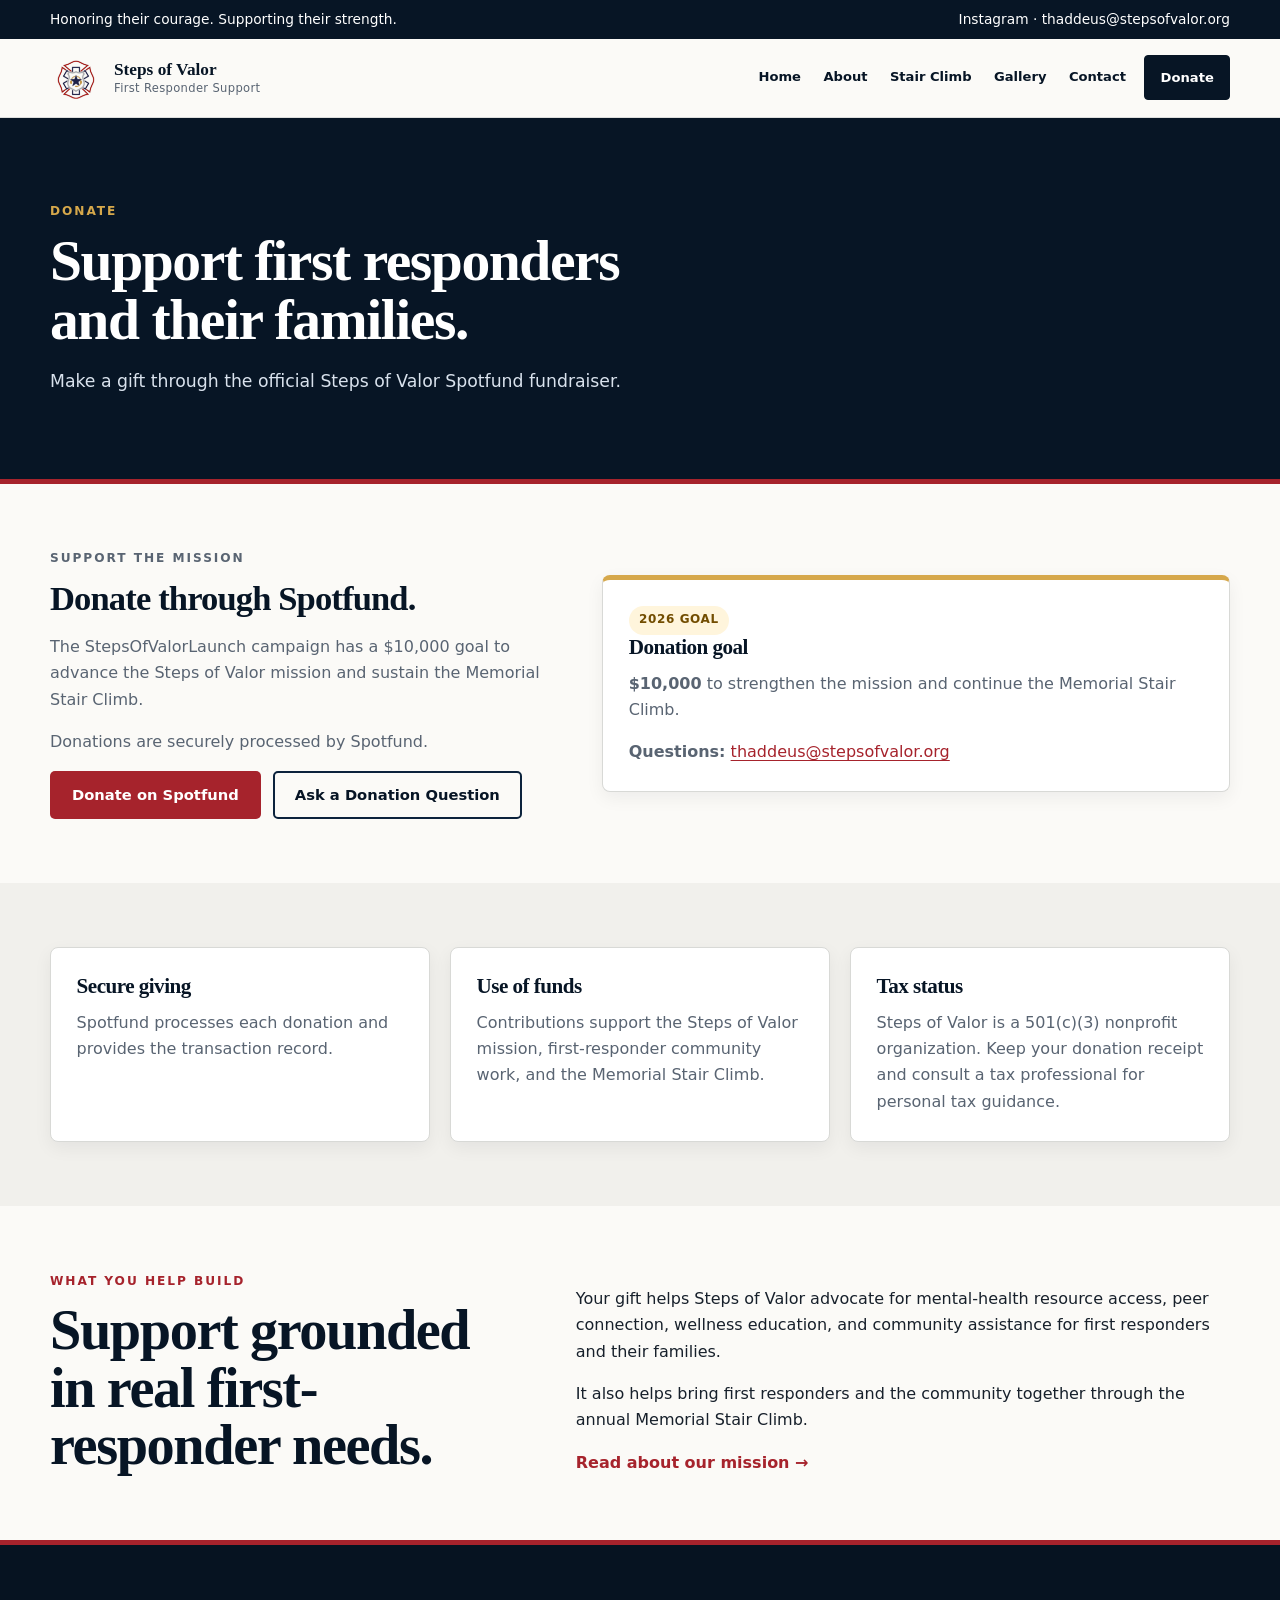
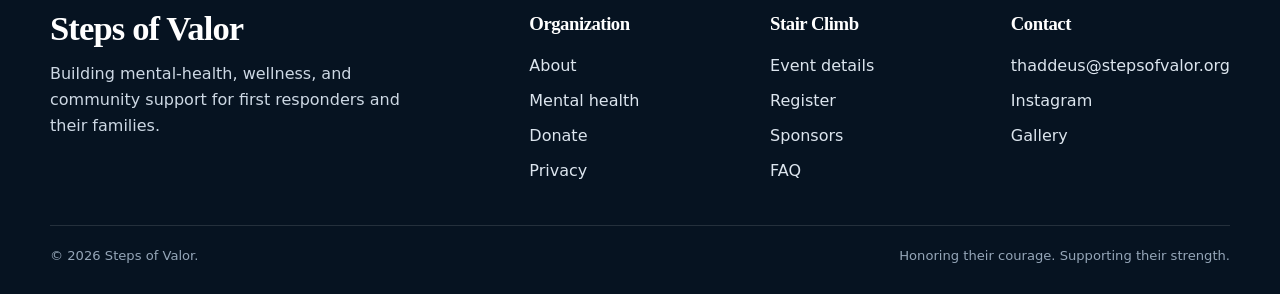
<file: donate.html>
<!DOCTYPE html>
<html lang="en">
<head>
  <meta charset="UTF-8">
  <meta name="viewport" content="width=device-width, initial-scale=1.0">
  <title>Donate | Steps of Valor</title>
  <meta name="description" content="Donate to Steps of Valor through the official Spotfund fundraiser supporting first responders and their families.">
  <meta property="og:title" content="Donate to Steps of Valor">
  <meta property="og:description" content="Support the Steps of Valor launch through the official Spotfund fundraiser.">
  <meta property="og:type" content="website">
  <link rel="icon" href="assets/images/favicon.png" type="image/png">
  <link rel="shortcut icon" href="favicon.ico">
  <link rel="apple-touch-icon" href="assets/images/apple-touch-icon.png">
  <link rel="stylesheet" href="assets/css/style.css?v=20261007-1">
</head>
<body>
  <a class="skip-link" href="#main">Skip to content</a>
  <div class="top-strip"><div class="container"><span>Honoring their courage. Supporting their strength.</span><span><a data-link="instagram" href="https://www.instagram.com/stepsofvalor/">Instagram</a> · <a data-email="contact" href="mailto:thaddeus@stepsofvalor.org">thaddeus@stepsofvalor.org</a></span></div></div>
  <header class="site-header"><div class="container header-inner"><a class="brand" href="index.html" aria-label="Steps of Valor home"><span class="brand-logo" aria-hidden="true"><img src="assets/images/steps-of-valor-emblem-transparent.png" alt=""></span><span class="brand-text"><span class="brand-name">Steps of Valor</span><span class="brand-subtitle">First Responder Support</span></span></a><button class="menu-toggle" type="button" aria-label="Toggle navigation" aria-expanded="false" data-menu-toggle>Menu</button><nav class="site-nav" aria-label="Primary navigation" data-site-nav><a data-current href="index.html">Home</a><a data-current href="about.html">About</a><a data-current href="event.html">Stair Climb</a><a data-current href="gallery.html">Gallery</a><a data-current href="contact.html">Contact</a><a class="nav-donate" data-current href="donate.html">Donate</a></nav></div></header>
  <main id="main">
    <section class="page-hero"><div class="container"><p class="eyebrow">Donate</p><h1>Support first responders and their families.</h1><p>Make a gift through the official Steps of Valor Spotfund fundraiser.</p></div></section>
    <section class="section">
      <div class="container feature-band">
        <div>
          <p class="eyebrow">Support the mission</p>
          <h2>Donate through Spotfund.</h2>
          <p>The StepsOfValorLaunch campaign has a $10,000 goal to advance the Steps of Valor mission and sustain the Memorial Stair Climb.</p>
          <p>Donations are securely processed by Spotfund.</p>
          <div class="button-row">
            <a class="btn btn-primary" data-link="donation" href="https://spot.fund/msc16lbsc">Donate on Spotfund</a>
            <a class="btn btn-outline" href="contact.html">Ask a Donation Question</a>
          </div>
        </div>
        <div class="card gold-card"><span class="status-pill">2026 goal</span><h3>Donation goal</h3><p><strong>$10,000</strong> to strengthen the mission and continue the Memorial Stair Climb.</p><p><strong>Questions:</strong> <a data-email="contact" href="mailto:thaddeus@stepsofvalor.org">thaddeus@stepsofvalor.org</a></p></div>
      </div>
    </section>
    <section class="section section-soft">
      <div class="container grid three">
        <article class="card"><h3>Secure giving</h3><p>Spotfund processes each donation and provides the transaction record.</p></article>
        <article class="card"><h3>Use of funds</h3><p>Contributions support the Steps of Valor mission, first-responder community work, and the Memorial Stair Climb.</p></article>
        <article class="card"><h3>Tax status</h3><p>Steps of Valor is a 501(c)(3) nonprofit organization. Keep your donation receipt and consult a tax professional for personal tax guidance.</p></article>
      </div>
    </section>
    <section class="section">
      <div class="container mission-layout">
        <div><p class="eyebrow">What you help build</p><h2>Support grounded in real first-responder needs.</h2></div>
        <div><p>Your gift helps Steps of Valor advocate for mental-health resource access, peer connection, wellness education, and community assistance for first responders and their families.</p><p>It also helps bring first responders and the community together through the annual Memorial Stair Climb.</p><a class="link-arrow" href="about.html">Read about our mission</a></div>
      </div>
    </section>
  </main>
  <footer class="site-footer"><div class="container footer-grid"><div><h2>Steps of Valor</h2><p>Building mental-health, wellness, and community support for first responders and their families.</p></div><div><h3>Organization</h3><div class="footer-links"><a href="about.html">About</a><a href="about.html#mental-health">Mental health</a><a href="donate.html">Donate</a><a href="privacy.html">Privacy</a></div></div><div><h3>Stair Climb</h3><div class="footer-links"><a href="event.html">Event details</a><a href="register.html">Register</a><a href="sponsors.html">Sponsors</a><a href="faq.html">FAQ</a></div></div><div><h3>Contact</h3><div class="footer-links"><a data-email="contact" href="mailto:thaddeus@stepsofvalor.org">thaddeus@stepsofvalor.org</a><a data-link="instagram" href="https://www.instagram.com/stepsofvalor/">Instagram</a><a href="gallery.html">Gallery</a></div></div></div><div class="container footer-bottom"><span>&copy; <span data-current-year></span> Steps of Valor.</span><span>Honoring their courage. Supporting their strength.</span></div></footer>
  <script src="assets/js/config.js"></script><script src="assets/js/main.js"></script>
</body>
</html>
</file>
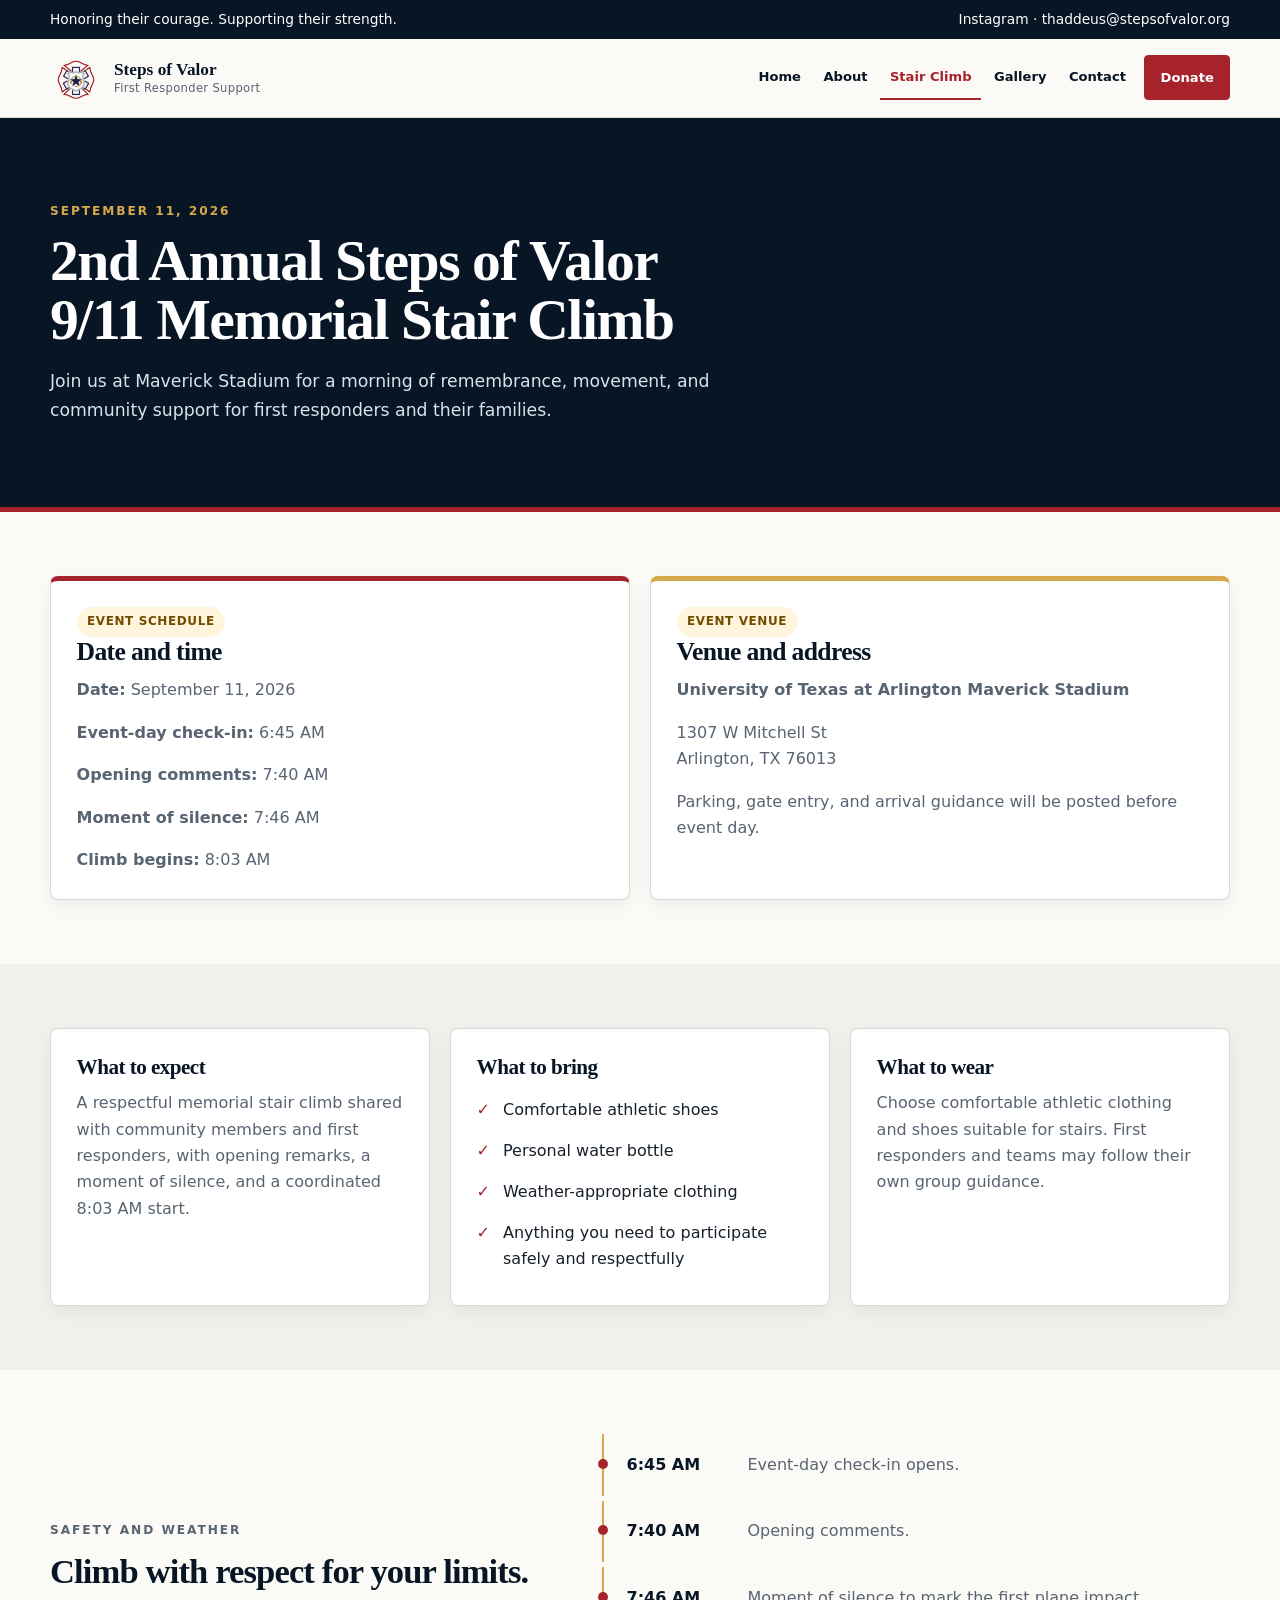
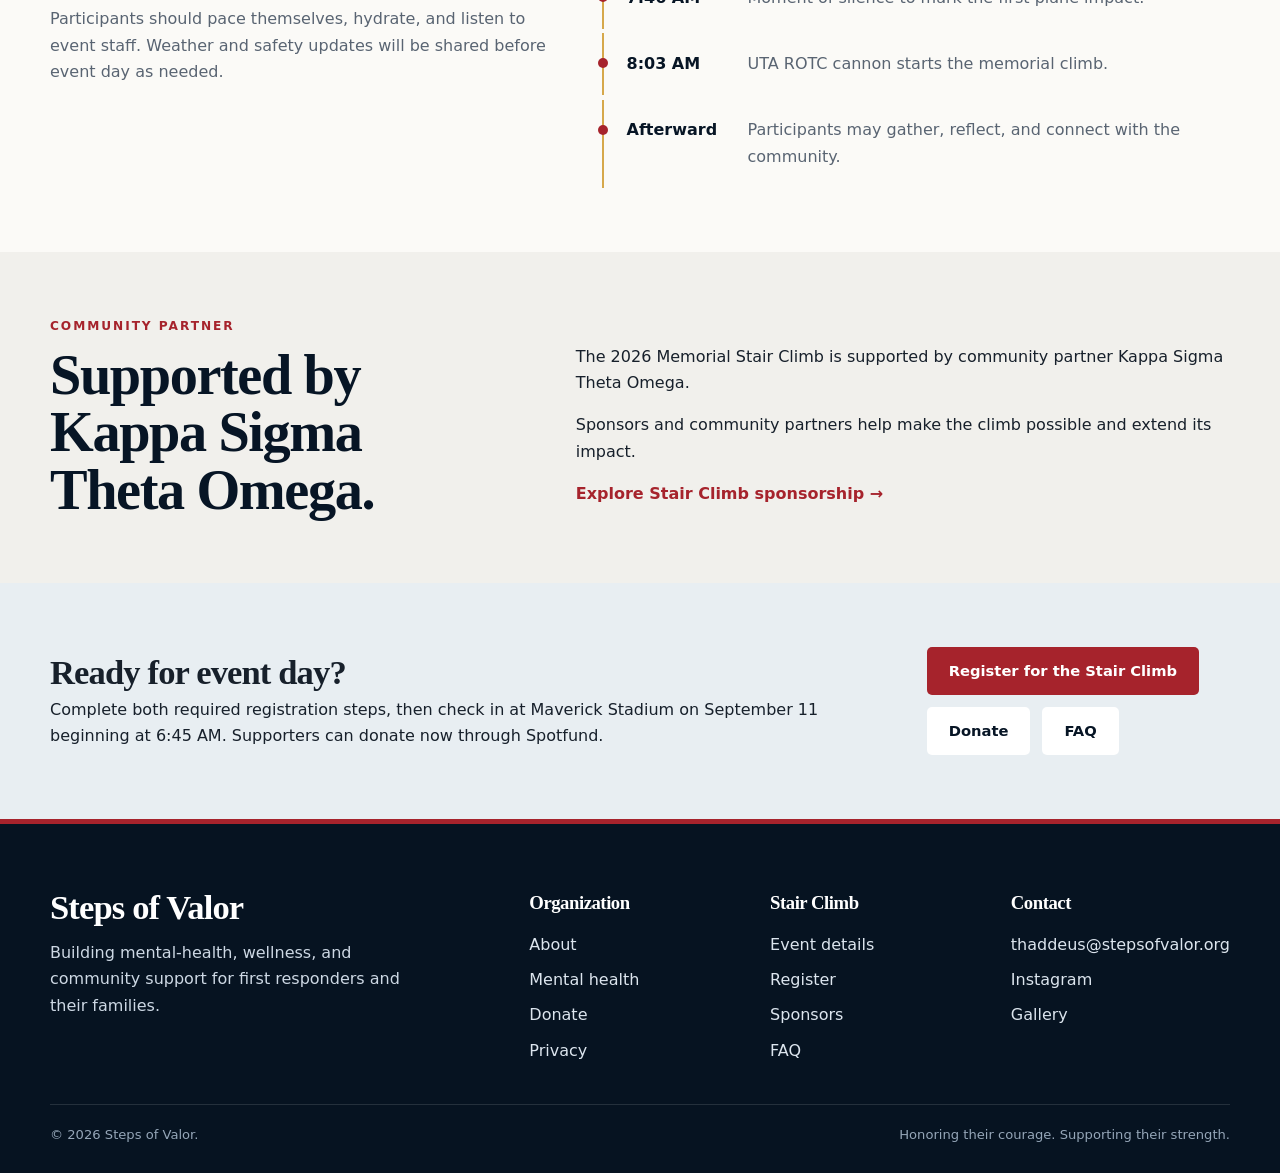
<file: event.html>
<!DOCTYPE html>
<html lang="en">
<head>
  <meta charset="UTF-8">
  <meta name="viewport" content="width=device-width, initial-scale=1.0">
  <title>9/11 Memorial Stair Climb | Steps of Valor</title>
  <meta name="description" content="Date, location, registration, parking, safety, and what to expect at the Steps of Valor 9/11 Memorial Stair Climb.">
  <meta property="og:title" content="Steps of Valor Event Details">
  <meta property="og:description" content="Join the 2026 Steps of Valor 9/11 Memorial Stair Climb at Maverick Stadium. Check-in opens at 6:45 AM and the climb begins at 8:03 AM.">
  <meta property="og:type" content="website">
  <link rel="icon" href="assets/images/favicon.png" type="image/png">
  <link rel="shortcut icon" href="favicon.ico">
  <link rel="apple-touch-icon" href="assets/images/apple-touch-icon.png">
  <link rel="stylesheet" href="assets/css/style.css?v=20261007-1">
</head>
<body>
  <a class="skip-link" href="#main">Skip to content</a>
  <div class="top-strip"><div class="container"><span>Honoring their courage. Supporting their strength.</span><span><a data-link="instagram" href="https://www.instagram.com/stepsofvalor/">Instagram</a> · <a data-email="contact" href="mailto:thaddeus@stepsofvalor.org">thaddeus@stepsofvalor.org</a></span></div></div>
  <header class="site-header"><div class="container header-inner"><a class="brand" href="index.html" aria-label="Steps of Valor home"><span class="brand-logo" aria-hidden="true"><img src="assets/images/steps-of-valor-emblem-transparent.png" alt=""></span><span class="brand-text"><span class="brand-name">Steps of Valor</span><span class="brand-subtitle">First Responder Support</span></span></a><button class="menu-toggle" type="button" aria-label="Toggle navigation" aria-expanded="false" data-menu-toggle>Menu</button><nav class="site-nav" aria-label="Primary navigation" data-site-nav><a data-current href="index.html">Home</a><a data-current href="about.html">About</a><a data-current href="event.html">Stair Climb</a><a data-current href="gallery.html">Gallery</a><a data-current href="contact.html">Contact</a><a class="nav-donate" data-current href="donate.html">Donate</a></nav></div></header>
  <main id="main">
    <section class="page-hero"><div class="container"><p class="eyebrow">September 11, 2026</p><h1>2nd Annual Steps of Valor 9/11 Memorial Stair Climb</h1><p>Join us at Maverick Stadium for a morning of remembrance, movement, and community support for first responders and their families.</p></div></section>
    <section class="section">
      <div class="container grid two">
        <div class="card accent-card"><span class="status-pill">Event schedule</span><h2>Date and time</h2><p><strong>Date:</strong> September 11, 2026</p><p><strong>Event-day check-in:</strong> 6:45 AM</p><p><strong>Opening comments:</strong> 7:40 AM</p><p><strong>Moment of silence:</strong> 7:46 AM</p><p><strong>Climb begins:</strong> 8:03 AM</p></div>
        <div class="card gold-card"><span class="status-pill">Event venue</span><h2>Venue and address</h2><p><strong>University of Texas at Arlington Maverick Stadium</strong></p><p>1307 W Mitchell St<br>Arlington, TX 76013</p><p>Parking, gate entry, and arrival guidance will be posted before event day.</p></div>
      </div>
    </section>
    <section class="section section-soft">
      <div class="container grid three">
        <article class="card"><h3>What to expect</h3><p>A respectful memorial stair climb shared with community members and first responders, with opening remarks, a moment of silence, and a coordinated 8:03 AM start.</p></article>
        <article class="card"><h3>What to bring</h3><ul class="check-list"><li>Comfortable athletic shoes</li><li>Personal water bottle</li><li>Weather-appropriate clothing</li><li>Anything you need to participate safely and respectfully</li></ul></article>
        <article class="card"><h3>What to wear</h3><p>Choose comfortable athletic clothing and shoes suitable for stairs. First responders and teams may follow their own group guidance.</p></article>
      </div>
    </section>
    <section class="section">
      <div class="container feature-band">
        <div><p class="eyebrow">Safety and weather</p><h2>Climb with respect for your limits.</h2><p>Participants should pace themselves, hydrate, and listen to event staff. Weather and safety updates will be shared before event day as needed.</p></div>
        <div class="timeline">
          <div class="timeline-item"><strong>6:45 AM</strong><span>Event-day check-in opens.</span></div>
          <div class="timeline-item"><strong>7:40 AM</strong><span>Opening comments.</span></div>
          <div class="timeline-item"><strong>7:46 AM</strong><span>Moment of silence to mark the first plane impact.</span></div>
          <div class="timeline-item"><strong>8:03 AM</strong><span>UTA ROTC cannon starts the memorial climb.</span></div>
          <div class="timeline-item"><strong>Afterward</strong><span>Participants may gather, reflect, and connect with the community.</span></div>
        </div>
      </div>
    </section>
    <section class="section section-soft">
      <div class="container mission-layout">
        <div><p class="eyebrow">Community partner</p><h2>Supported by Kappa Sigma Theta Omega.</h2></div>
        <div><p>The 2026 Memorial Stair Climb is supported by community partner Kappa Sigma Theta Omega.</p><p>Sponsors and community partners help make the climb possible and extend its impact.</p><a class="link-arrow" href="sponsors.html">Explore Stair Climb sponsorship</a></div>
      </div>
    </section>
    <section class="section section-blue"><div class="container cta-panel"><div><h2>Ready for event day?</h2><p>Complete both required registration steps, then check in at Maverick Stadium on September 11 beginning at 6:45 AM. Supporters can donate now through Spotfund.</p></div><div class="button-row"><a class="btn btn-primary" href="register.html">Register for the Stair Climb</a><a class="btn btn-light" data-link="donation" href="https://spot.fund/msc16lbsc">Donate</a><a class="btn btn-light" href="faq.html">FAQ</a></div></div></section>
  </main>
  <footer class="site-footer"><div class="container footer-grid"><div><h2>Steps of Valor</h2><p>Building mental-health, wellness, and community support for first responders and their families.</p></div><div><h3>Organization</h3><div class="footer-links"><a href="about.html">About</a><a href="about.html#mental-health">Mental health</a><a href="donate.html">Donate</a><a href="privacy.html">Privacy</a></div></div><div><h3>Stair Climb</h3><div class="footer-links"><a href="event.html">Event details</a><a href="register.html">Register</a><a href="sponsors.html">Sponsors</a><a href="faq.html">FAQ</a></div></div><div><h3>Contact</h3><div class="footer-links"><a data-email="contact" href="mailto:thaddeus@stepsofvalor.org">thaddeus@stepsofvalor.org</a><a data-link="instagram" href="https://www.instagram.com/stepsofvalor/">Instagram</a><a href="gallery.html">Gallery</a></div></div></div><div class="container footer-bottom"><span>&copy; <span data-current-year></span> Steps of Valor.</span><span>Honoring their courage. Supporting their strength.</span></div></footer>
  <script src="assets/js/config.js"></script><script src="assets/js/main.js"></script>
</body>
</html>
</file>
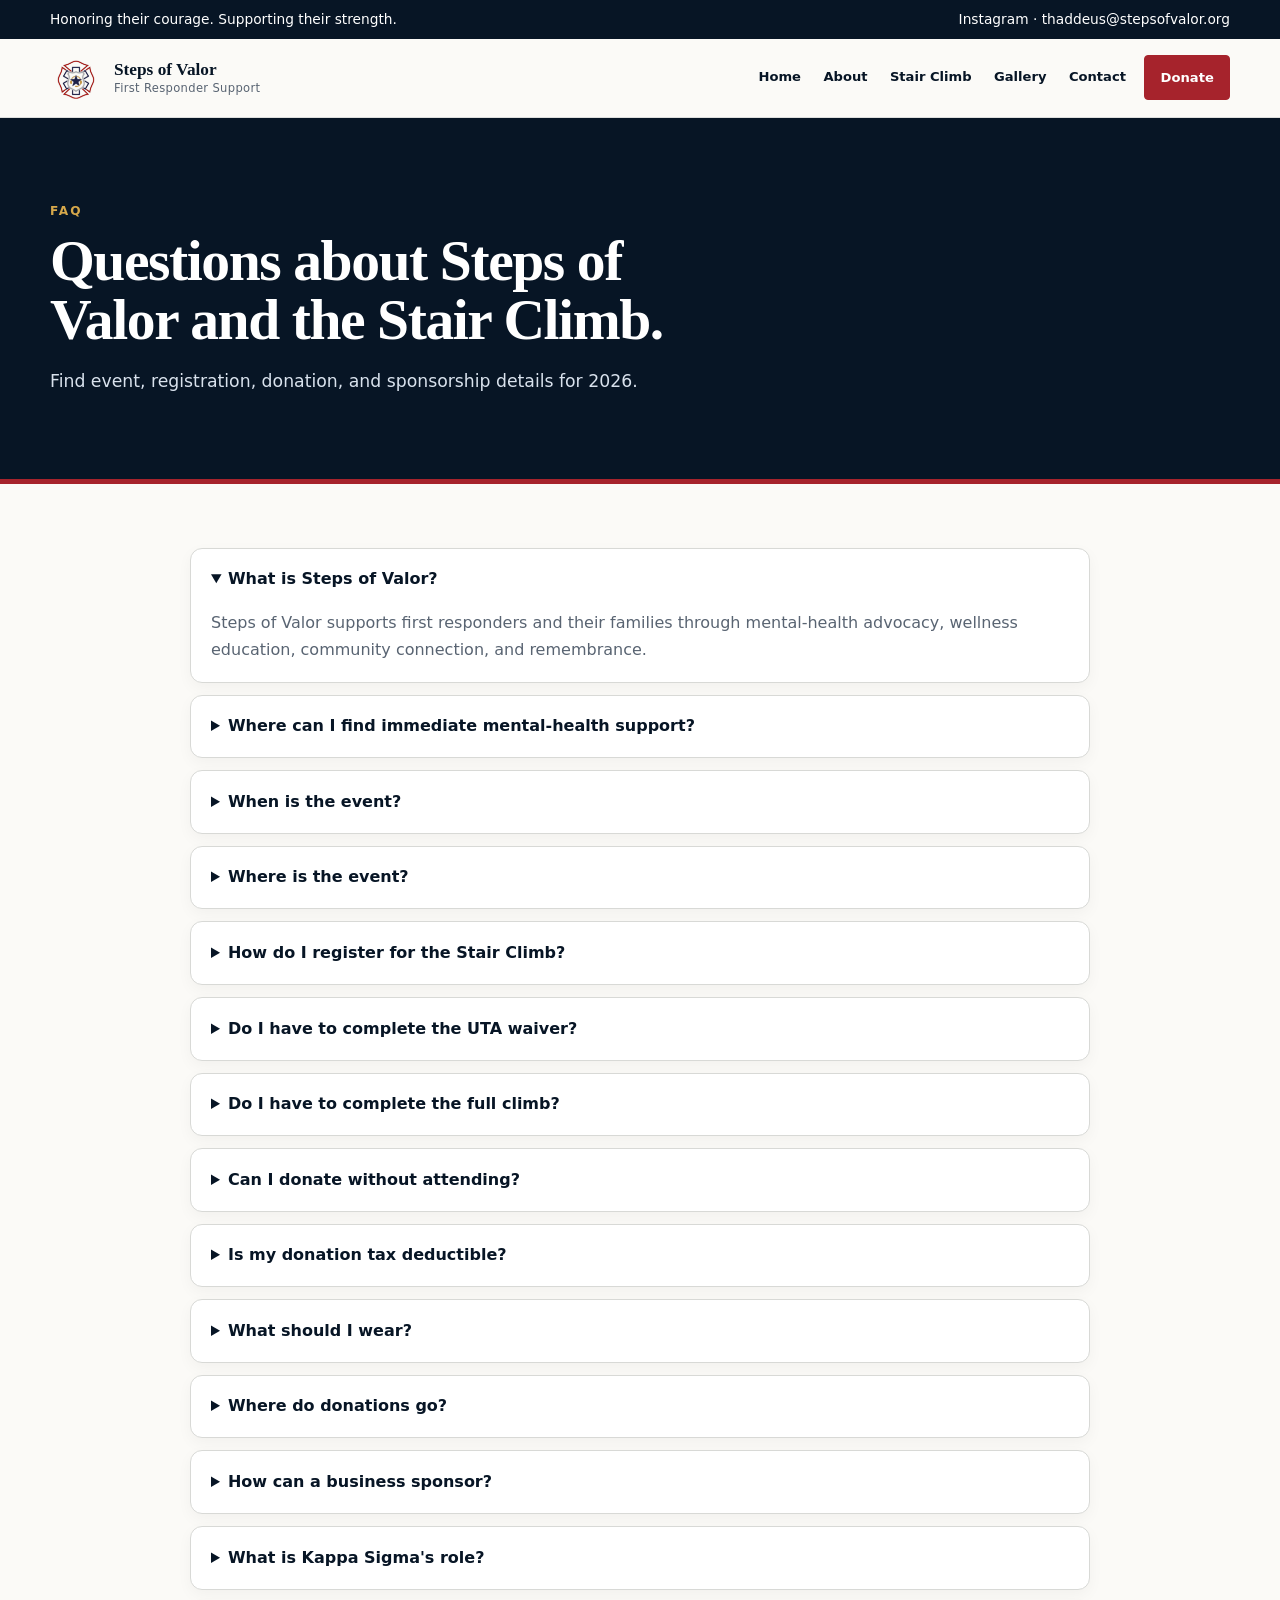
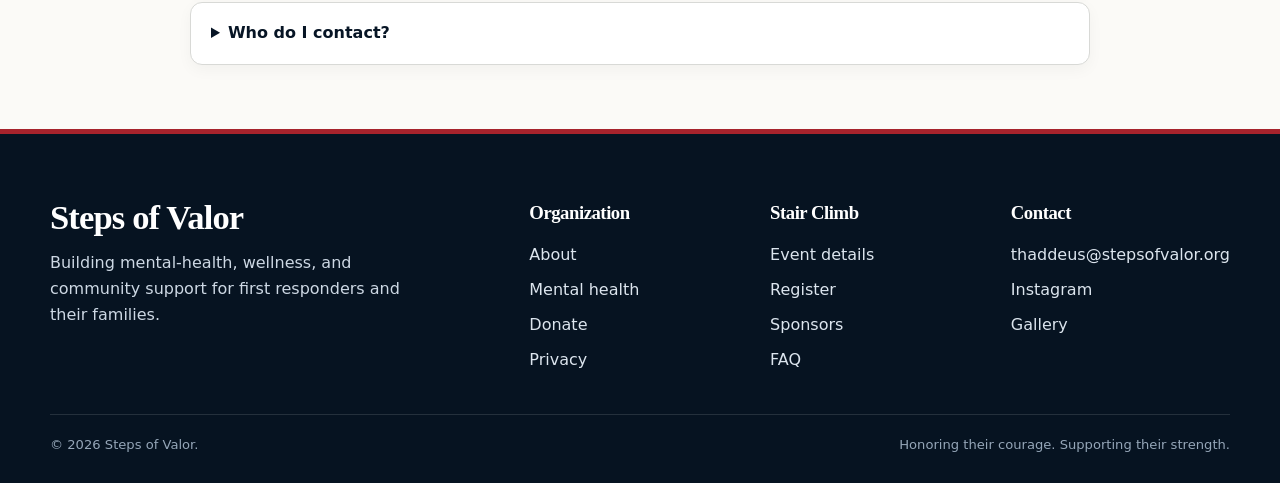
<file: faq.html>
<!DOCTYPE html>
<html lang="en">
<head>
  <meta charset="UTF-8">
  <meta name="viewport" content="width=device-width, initial-scale=1.0">
  <title>FAQ | Steps of Valor</title>
  <meta name="description" content="Frequently asked questions about Steps of Valor, its 2026 9/11 Memorial Stair Climb, donations, sponsors, and event logistics.">
  <meta property="og:title" content="Steps of Valor FAQ">
  <meta property="og:description" content="Answers about location, registration, donations, proceeds, attire, and contact details.">
  <meta property="og:type" content="website">
  <link rel="icon" href="assets/images/favicon.png" type="image/png">
  <link rel="shortcut icon" href="favicon.ico">
  <link rel="apple-touch-icon" href="assets/images/apple-touch-icon.png">
  <link rel="stylesheet" href="assets/css/style.css?v=20261007-1">
</head>
<body>
  <a class="skip-link" href="#main">Skip to content</a>
  <div class="top-strip"><div class="container"><span>Honoring their courage. Supporting their strength.</span><span><a data-link="instagram" href="https://www.instagram.com/stepsofvalor/">Instagram</a> · <a data-email="contact" href="mailto:thaddeus@stepsofvalor.org">thaddeus@stepsofvalor.org</a></span></div></div>
  <header class="site-header"><div class="container header-inner"><a class="brand" href="index.html" aria-label="Steps of Valor home"><span class="brand-logo" aria-hidden="true"><img src="assets/images/steps-of-valor-emblem-transparent.png" alt=""></span><span class="brand-text"><span class="brand-name">Steps of Valor</span><span class="brand-subtitle">First Responder Support</span></span></a><button class="menu-toggle" type="button" aria-label="Toggle navigation" aria-expanded="false" data-menu-toggle>Menu</button><nav class="site-nav" aria-label="Primary navigation" data-site-nav><a data-current href="index.html">Home</a><a data-current href="about.html">About</a><a data-current href="event.html">Stair Climb</a><a data-current href="gallery.html">Gallery</a><a data-current href="contact.html">Contact</a><a class="nav-donate" data-current href="donate.html">Donate</a></nav></div></header>
  <main id="main">
    <section class="page-hero"><div class="container"><p class="eyebrow">FAQ</p><h1>Questions about Steps of Valor and the Stair Climb.</h1><p>Find event, registration, donation, and sponsorship details for 2026.</p></div></section>
    <section class="section">
      <div class="container faq-list">
        <details open><summary>What is Steps of Valor?</summary><p>Steps of Valor supports first responders and their families through mental-health advocacy, wellness education, community connection, and remembrance.</p></details>
        <details><summary>Where can I find immediate mental-health support?</summary><p>In the United States, call or text 988 for free, confidential emotional support. If you or someone you know is in immediate danger, call 911.</p></details>
        <details><summary>When is the event?</summary><p>The 2026 Steps of Valor 9/11 Memorial Stair Climb is September 11, 2026. Event-day check-in opens at 6:45 AM and the memorial climb begins at 8:03 AM.</p></details>
        <details><summary>Where is the event?</summary><p>The event is at University of Texas at Arlington Maverick Stadium, 1307 W Mitchell St, Arlington, TX 76013. Parking and entrance details will be shared with registered participants before event day.</p></details>
        <details><summary>How do I register for the Stair Climb?</summary><p>Stair Climb registration has two required steps. First, submit the participant form on the Register page. Second, complete the UTA MavEngage Participant Release and Indemnification Agreement linked on that same page.</p></details>
        <details><summary>Do I have to complete the UTA waiver?</summary><p>Yes. Every participant must complete the required UTA participant waiver before attending the event.</p></details>
        <details><summary>Do I have to complete the full climb?</summary><p>Move at a safe pace, respect your limits, and follow event staff instructions throughout the climb.</p></details>
        <details><summary>Can I donate without attending?</summary><p>Yes. Donations are open through the official Spotfund fundraiser linked on the Donate page.</p></details>
        <details><summary>Is my donation tax deductible?</summary><p>Steps of Valor is a 501(c)(3) nonprofit organization. Keep your donation receipt and consult a tax professional for personal tax guidance.</p></details>
        <details><summary>What should I wear?</summary><p>Wear comfortable athletic shoes and weather-appropriate clothing. Bring a water bottle and follow any final event-day guidance from organizers.</p></details>
        <details><summary>Where do donations go?</summary><p>Donations support the Steps of Valor mission, first-responder community work, and the Memorial Stair Climb.</p></details>
        <details><summary>How can a business sponsor?</summary><p>Sponsorship levels range from $250 to $5,000. Download the sponsor packet on the Sponsors page for tier benefits and commitment details.</p></details>
        <details><summary>What is Kappa Sigma's role?</summary><p>Kappa Sigma Theta Omega supports the Memorial Stair Climb as a community partner.</p></details>
        <details><summary>Who do I contact?</summary><p>For organization, event, donation, sponsorship, or media questions, email <a data-email="contact" href="mailto:thaddeus@stepsofvalor.org">thaddeus@stepsofvalor.org</a>.</p></details>
      </div>
    </section>
  </main>
  <footer class="site-footer"><div class="container footer-grid"><div><h2>Steps of Valor</h2><p>Building mental-health, wellness, and community support for first responders and their families.</p></div><div><h3>Organization</h3><div class="footer-links"><a href="about.html">About</a><a href="about.html#mental-health">Mental health</a><a href="donate.html">Donate</a><a href="privacy.html">Privacy</a></div></div><div><h3>Stair Climb</h3><div class="footer-links"><a href="event.html">Event details</a><a href="register.html">Register</a><a href="sponsors.html">Sponsors</a><a href="faq.html">FAQ</a></div></div><div><h3>Contact</h3><div class="footer-links"><a data-email="contact" href="mailto:thaddeus@stepsofvalor.org">thaddeus@stepsofvalor.org</a><a data-link="instagram" href="https://www.instagram.com/stepsofvalor/">Instagram</a><a href="gallery.html">Gallery</a></div></div></div><div class="container footer-bottom"><span>&copy; <span data-current-year></span> Steps of Valor.</span><span>Honoring their courage. Supporting their strength.</span></div></footer>
  <script src="assets/js/config.js"></script><script src="assets/js/main.js"></script>
</body>
</html>
</file>
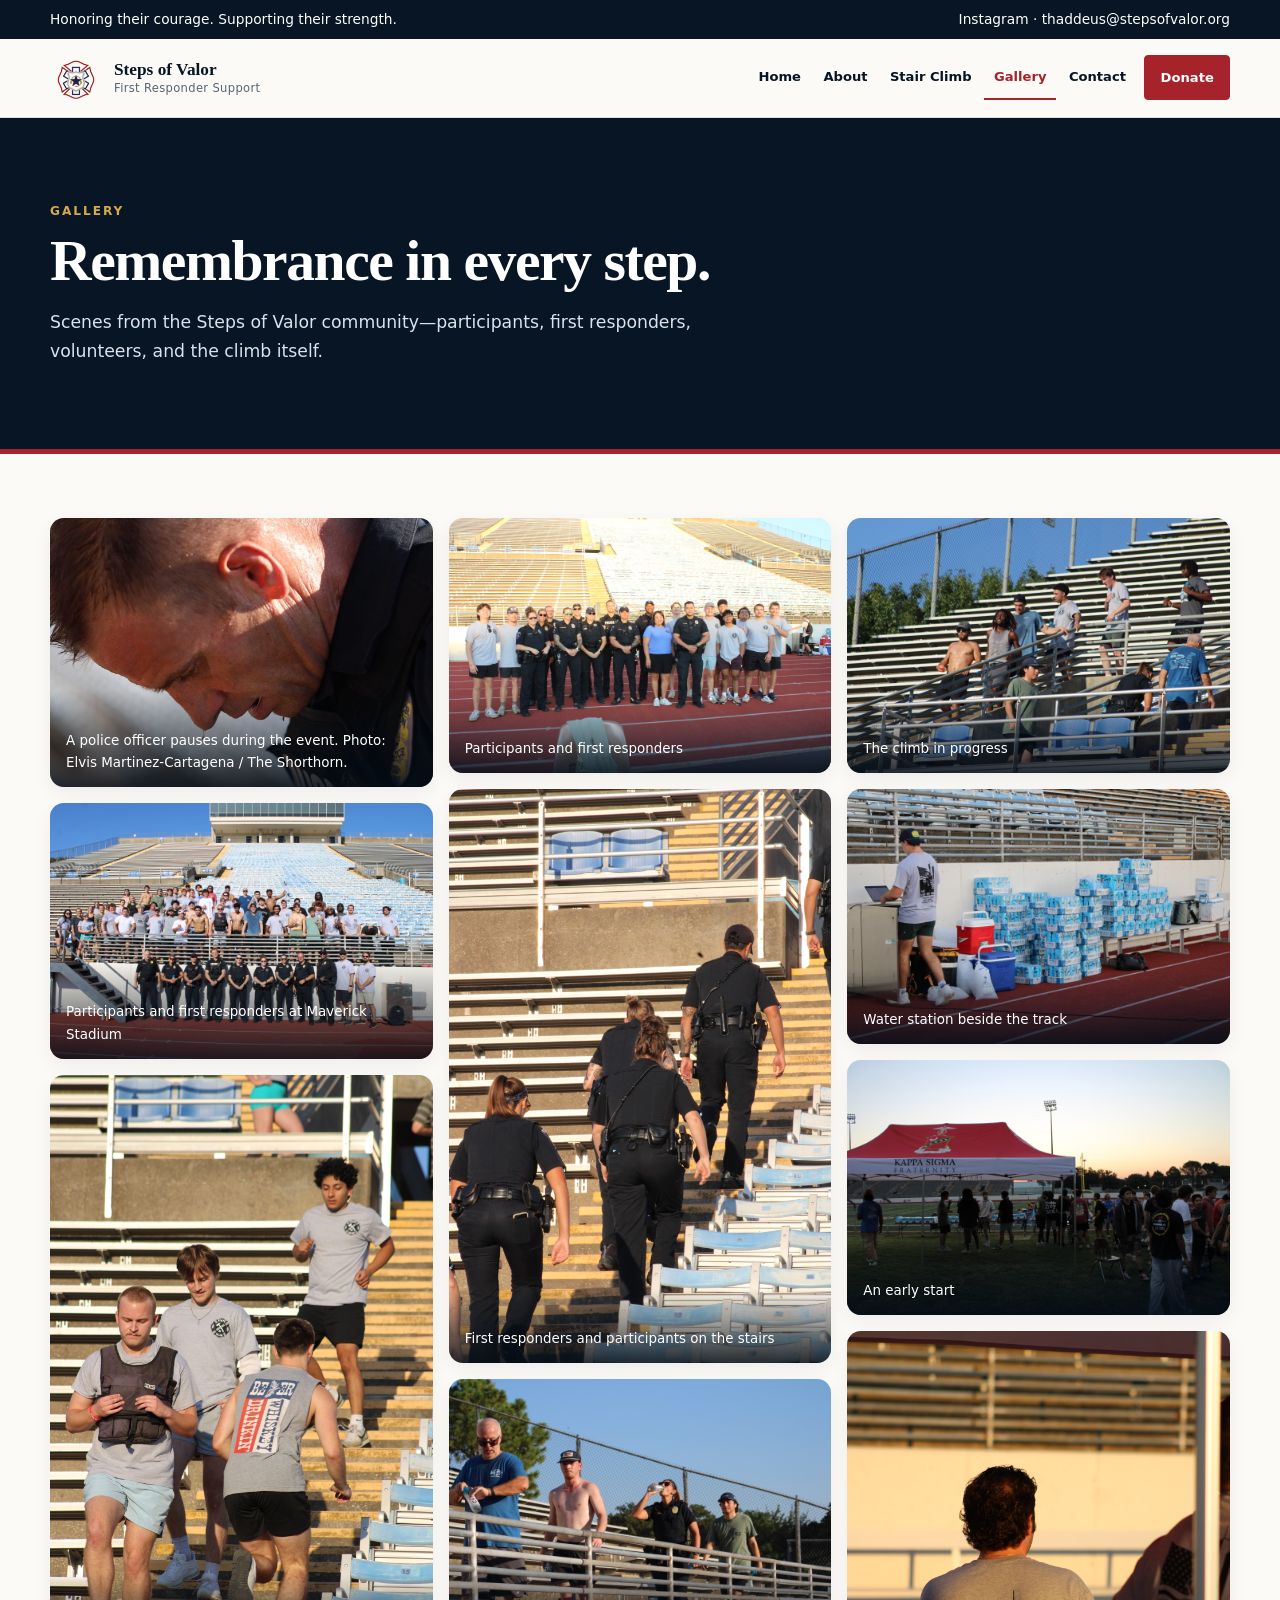
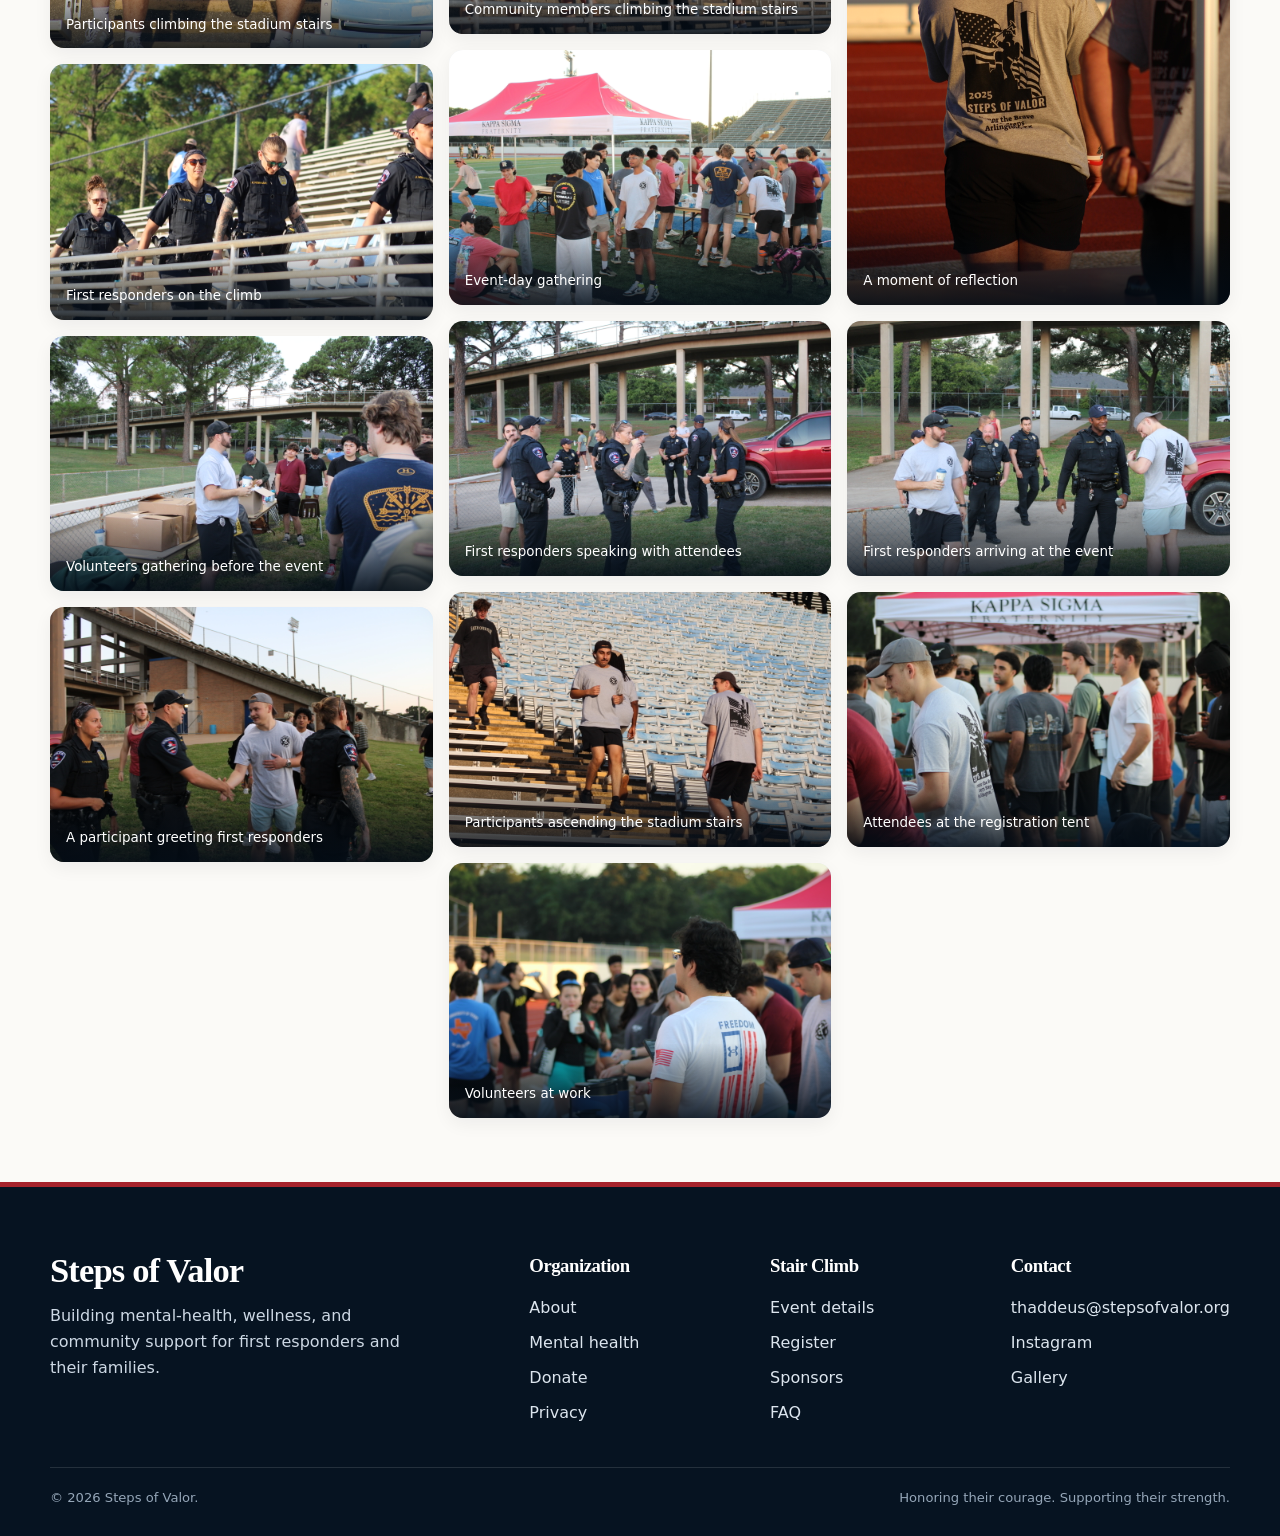
<file: gallery.html>
<!DOCTYPE html>
<html lang="en">
<head>
  <meta charset="UTF-8">
  <meta name="viewport" content="width=device-width, initial-scale=1.0">
  <title>Gallery | Steps of Valor</title>
  <meta name="description" content="Photos from the Steps of Valor 9/11 Memorial Stair Climb.">
  <meta property="og:title" content="Steps of Valor Gallery">
  <meta property="og:description" content="Photos from the Steps of Valor memorial stair climb.">
  <meta property="og:type" content="website">
  <link rel="icon" href="assets/images/favicon.png" type="image/png">
  <link rel="shortcut icon" href="favicon.ico">
  <link rel="apple-touch-icon" href="assets/images/apple-touch-icon.png">
  <link rel="stylesheet" href="assets/css/style.css?v=20261007-1">
</head>
<body>
  <a class="skip-link" href="#main">Skip to content</a>
  <div class="top-strip"><div class="container"><span>Honoring their courage. Supporting their strength.</span><span><a data-link="instagram" href="https://www.instagram.com/stepsofvalor/">Instagram</a> · <a data-email="contact" href="mailto:thaddeus@stepsofvalor.org">thaddeus@stepsofvalor.org</a></span></div></div>
  <header class="site-header"><div class="container header-inner"><a class="brand" href="index.html" aria-label="Steps of Valor home"><span class="brand-logo" aria-hidden="true"><img src="assets/images/steps-of-valor-emblem-transparent.png" alt=""></span><span class="brand-text"><span class="brand-name">Steps of Valor</span><span class="brand-subtitle">First Responder Support</span></span></a><button class="menu-toggle" type="button" aria-label="Toggle navigation" aria-expanded="false" data-menu-toggle>Menu</button><nav class="site-nav" aria-label="Primary navigation" data-site-nav><a data-current href="index.html">Home</a><a data-current href="about.html">About</a><a data-current href="event.html">Stair Climb</a><a data-current href="gallery.html">Gallery</a><a data-current href="contact.html">Contact</a><a class="nav-donate" data-current href="donate.html">Donate</a></nav></div></header>
  <main id="main">
    <section class="page-hero"><div class="container"><p class="eyebrow">Gallery</p><h1>Remembrance in every step.</h1><p>Scenes from the Steps of Valor community—participants, first responders, volunteers, and the climb itself.</p></div></section>
    <section class="section">
      <div class="container">
        <div class="gallery-grid">
          <figure class="gallery-item"><img src="assets/images/officer-reflection.jpg" alt="A police officer looking downward in a quiet moment"><figcaption>A police officer pauses during the event. Photo: Elvis Martinez-Cartagena / The Shorthorn.</figcaption></figure>
          <figure class="gallery-item"><img src="assets/images/IMG_0502.JPG" alt="Steps of Valor participants and first responders gathered at the stadium"><figcaption>Participants and first responders at Maverick Stadium</figcaption></figure>
          <figure class="gallery-item"><img src="assets/images/IMG_0232.JPG" alt="Participants climbing stadium stairs" loading="lazy"><figcaption>Participants climbing the stadium stairs</figcaption></figure>
          <figure class="gallery-item"><img src="assets/images/IMG_0269.JPG" alt="First responders climbing stadium steps" loading="lazy"><figcaption>First responders on the climb</figcaption></figure>
          <figure class="gallery-item"><img src="assets/images/IMG_0140.JPG" alt="Volunteers gathering before the event" loading="lazy"><figcaption>Volunteers gathering before the event</figcaption></figure>
          <figure class="gallery-item"><img src="assets/images/IMG_0146.JPG" alt="A participant greeting first responders" loading="lazy"><figcaption>A participant greeting first responders</figcaption></figure>
          <figure class="gallery-item"><img src="assets/images/IMG_0184.JPG" alt="Participants and first responders posing together" loading="lazy"><figcaption>Participants and first responders</figcaption></figure>
          <figure class="gallery-item"><img src="assets/images/IMG_0229.JPG" alt="First responders and participants on the stadium steps" loading="lazy"><figcaption>First responders and participants on the stairs</figcaption></figure>
          <figure class="gallery-item"><img src="assets/images/IMG_0398.JPG" alt="Community members climbing stadium stairs" loading="lazy"><figcaption>Community members climbing the stadium stairs</figcaption></figure>
          <figure class="gallery-item"><img src="assets/images/IMG_0174.JPG" alt="Participants gathered near the event tent" loading="lazy"><figcaption>Event-day gathering</figcaption></figure>
          <figure class="gallery-item"><img src="assets/images/IMG_0155.JPG" alt="First responders speaking with attendees" loading="lazy"><figcaption>First responders speaking with attendees</figcaption></figure>
          <figure class="gallery-item"><img src="assets/images/IMG_0275.JPG" alt="Participants ascending stadium stairs" loading="lazy"><figcaption>Participants ascending the stadium stairs</figcaption></figure>
          <figure class="gallery-item"><img src="assets/images/IMG_0167.JPG" alt="Volunteers helping attendees at an event table" loading="lazy"><figcaption>Volunteers at work</figcaption></figure>
          <figure class="gallery-item"><img src="assets/images/IMG_0404.JPG" alt="Climbers spread across stadium bleachers" loading="lazy"><figcaption>The climb in progress</figcaption></figure>
          <figure class="gallery-item"><img src="assets/images/IMG_0173.JPG" alt="Water station prepared beside the track" loading="lazy"><figcaption>Water station beside the track</figcaption></figure>
          <figure class="gallery-item"><img src="assets/images/IMG_0149.JPG" alt="Early morning event tent and gathering" loading="lazy"><figcaption>An early start</figcaption></figure>
          <figure class="gallery-item"><img src="assets/images/IMG_0187.JPG" alt="Participant pausing beside the stadium steps" loading="lazy"><figcaption>A moment of reflection</figcaption></figure>
          <figure class="gallery-item"><img src="assets/images/IMG_0148.JPG" alt="First responders arriving at the event" loading="lazy"><figcaption>First responders arriving at the event</figcaption></figure>
          <figure class="gallery-item"><img src="assets/images/IMG_0161.JPG" alt="Attendees gathering beneath the event tent" loading="lazy"><figcaption>Attendees at the registration tent</figcaption></figure>
        </div>
      </div>
    </section>
  </main>
  <footer class="site-footer"><div class="container footer-grid"><div><h2>Steps of Valor</h2><p>Building mental-health, wellness, and community support for first responders and their families.</p></div><div><h3>Organization</h3><div class="footer-links"><a href="about.html">About</a><a href="about.html#mental-health">Mental health</a><a href="donate.html">Donate</a><a href="privacy.html">Privacy</a></div></div><div><h3>Stair Climb</h3><div class="footer-links"><a href="event.html">Event details</a><a href="register.html">Register</a><a href="sponsors.html">Sponsors</a><a href="faq.html">FAQ</a></div></div><div><h3>Contact</h3><div class="footer-links"><a data-email="contact" href="mailto:thaddeus@stepsofvalor.org">thaddeus@stepsofvalor.org</a><a data-link="instagram" href="https://www.instagram.com/stepsofvalor/">Instagram</a><a href="gallery.html">Gallery</a></div></div></div><div class="container footer-bottom"><span>&copy; <span data-current-year></span> Steps of Valor.</span><span>Honoring their courage. Supporting their strength.</span></div></footer>
  <script src="assets/js/config.js"></script><script src="assets/js/main.js"></script>
</body>
</html>
</file>
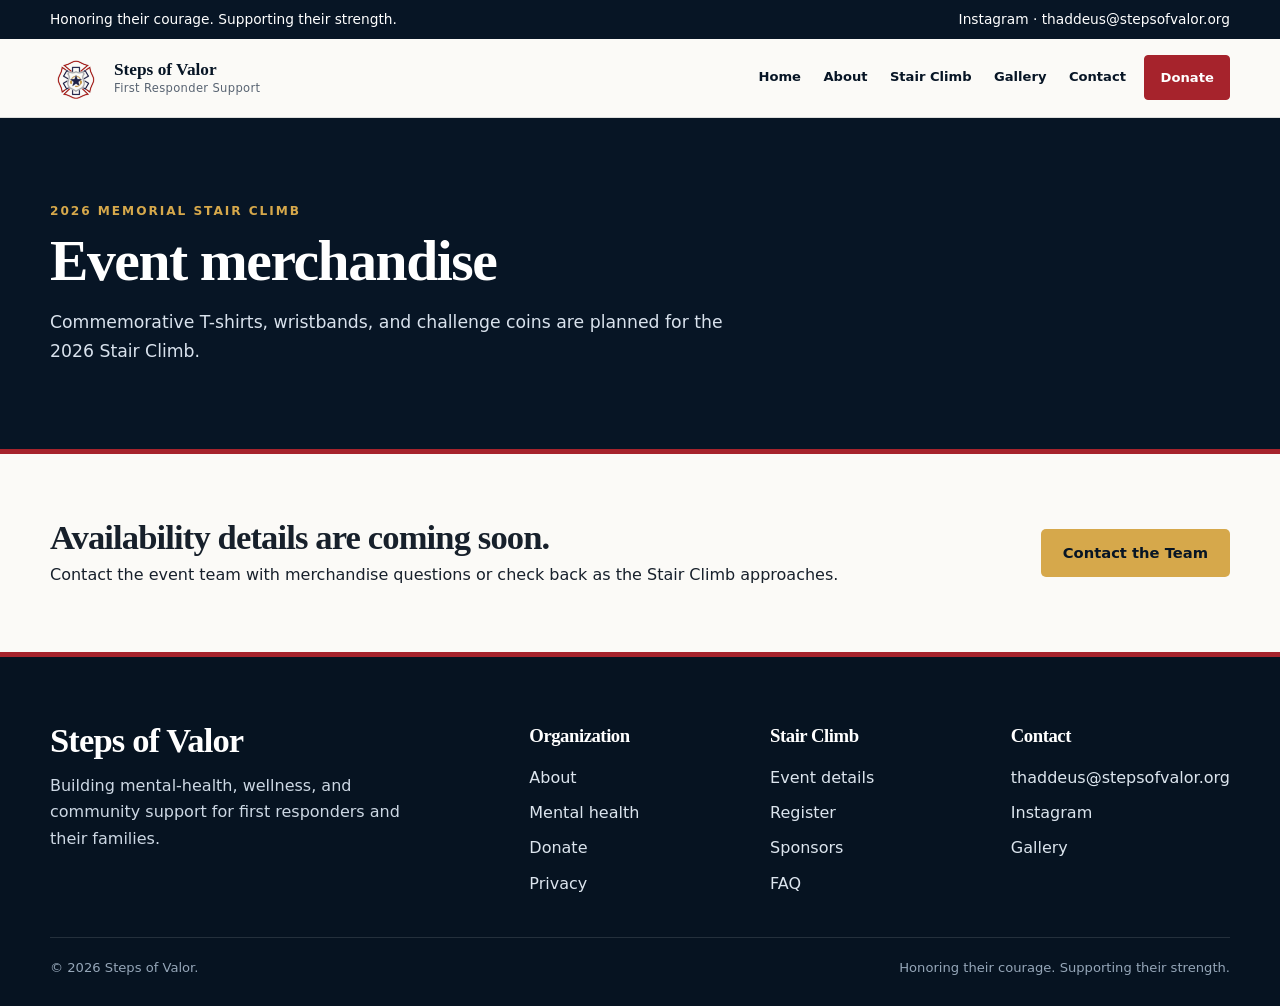
<file: merch.html>
<!DOCTYPE html>
<html lang="en">
<head>
  <meta charset="UTF-8">
  <meta name="viewport" content="width=device-width, initial-scale=1.0">
  <title>Merch | Steps of Valor</title>
  <meta name="description" content="Event T-shirt, commemorative wristband, challenge coin, and merchandise details for Steps of Valor.">
  <meta property="og:title" content="Steps of Valor Merchandise">
  <meta property="og:description" content="Merchandise details for the Steps of Valor Stair Climb.">
  <meta property="og:type" content="website">
  <link rel="icon" href="assets/images/favicon.png" type="image/png">
  <link rel="shortcut icon" href="favicon.ico">
  <link rel="apple-touch-icon" href="assets/images/apple-touch-icon.png">
  <link rel="stylesheet" href="assets/css/style.css?v=20261007-1">
</head>
<body>
  <a class="skip-link" href="#main">Skip to content</a>
  <div class="top-strip"><div class="container"><span>Honoring their courage. Supporting their strength.</span><span><a data-link="instagram" href="https://www.instagram.com/stepsofvalor/">Instagram</a> · <a data-email="contact" href="mailto:thaddeus@stepsofvalor.org">thaddeus@stepsofvalor.org</a></span></div></div>
  <header class="site-header"><div class="container header-inner"><a class="brand" href="index.html" aria-label="Steps of Valor home"><span class="brand-logo" aria-hidden="true"><img src="assets/images/steps-of-valor-emblem-transparent.png" alt=""></span><span class="brand-text"><span class="brand-name">Steps of Valor</span><span class="brand-subtitle">First Responder Support</span></span></a><button class="menu-toggle" type="button" aria-label="Toggle navigation" aria-expanded="false" data-menu-toggle>Menu</button><nav class="site-nav" aria-label="Primary navigation" data-site-nav><a data-current href="index.html">Home</a><a data-current href="about.html">About</a><a data-current href="event.html">Stair Climb</a><a data-current href="gallery.html">Gallery</a><a data-current href="contact.html">Contact</a><a class="nav-donate" data-current href="donate.html">Donate</a></nav></div></header>
  <main id="main">
    <section class="page-hero"><div class="container"><p class="eyebrow">2026 Memorial Stair Climb</p><h1>Event merchandise</h1><p>Commemorative T-shirts, wristbands, and challenge coins are planned for the 2026 Stair Climb.</p></div></section>
    <section class="section">
      <div class="container cta-panel">
        <div><h2>Availability details are coming soon.</h2><p>Contact the event team with merchandise questions or check back as the Stair Climb approaches.</p></div>
        <div class="button-row"><a class="btn btn-secondary" href="contact.html">Contact the Team</a></div>
      </div>
    </section>
  </main>
  <footer class="site-footer"><div class="container footer-grid"><div><h2>Steps of Valor</h2><p>Building mental-health, wellness, and community support for first responders and their families.</p></div><div><h3>Organization</h3><div class="footer-links"><a href="about.html">About</a><a href="about.html#mental-health">Mental health</a><a href="donate.html">Donate</a><a href="privacy.html">Privacy</a></div></div><div><h3>Stair Climb</h3><div class="footer-links"><a href="event.html">Event details</a><a href="register.html">Register</a><a href="sponsors.html">Sponsors</a><a href="faq.html">FAQ</a></div></div><div><h3>Contact</h3><div class="footer-links"><a data-email="contact" href="mailto:thaddeus@stepsofvalor.org">thaddeus@stepsofvalor.org</a><a data-link="instagram" href="https://www.instagram.com/stepsofvalor/">Instagram</a><a href="gallery.html">Gallery</a></div></div></div><div class="container footer-bottom"><span>&copy; <span data-current-year></span> Steps of Valor.</span><span>Honoring their courage. Supporting their strength.</span></div></footer>
  <script src="assets/js/config.js"></script><script src="assets/js/main.js"></script>
</body>
</html>
</file>
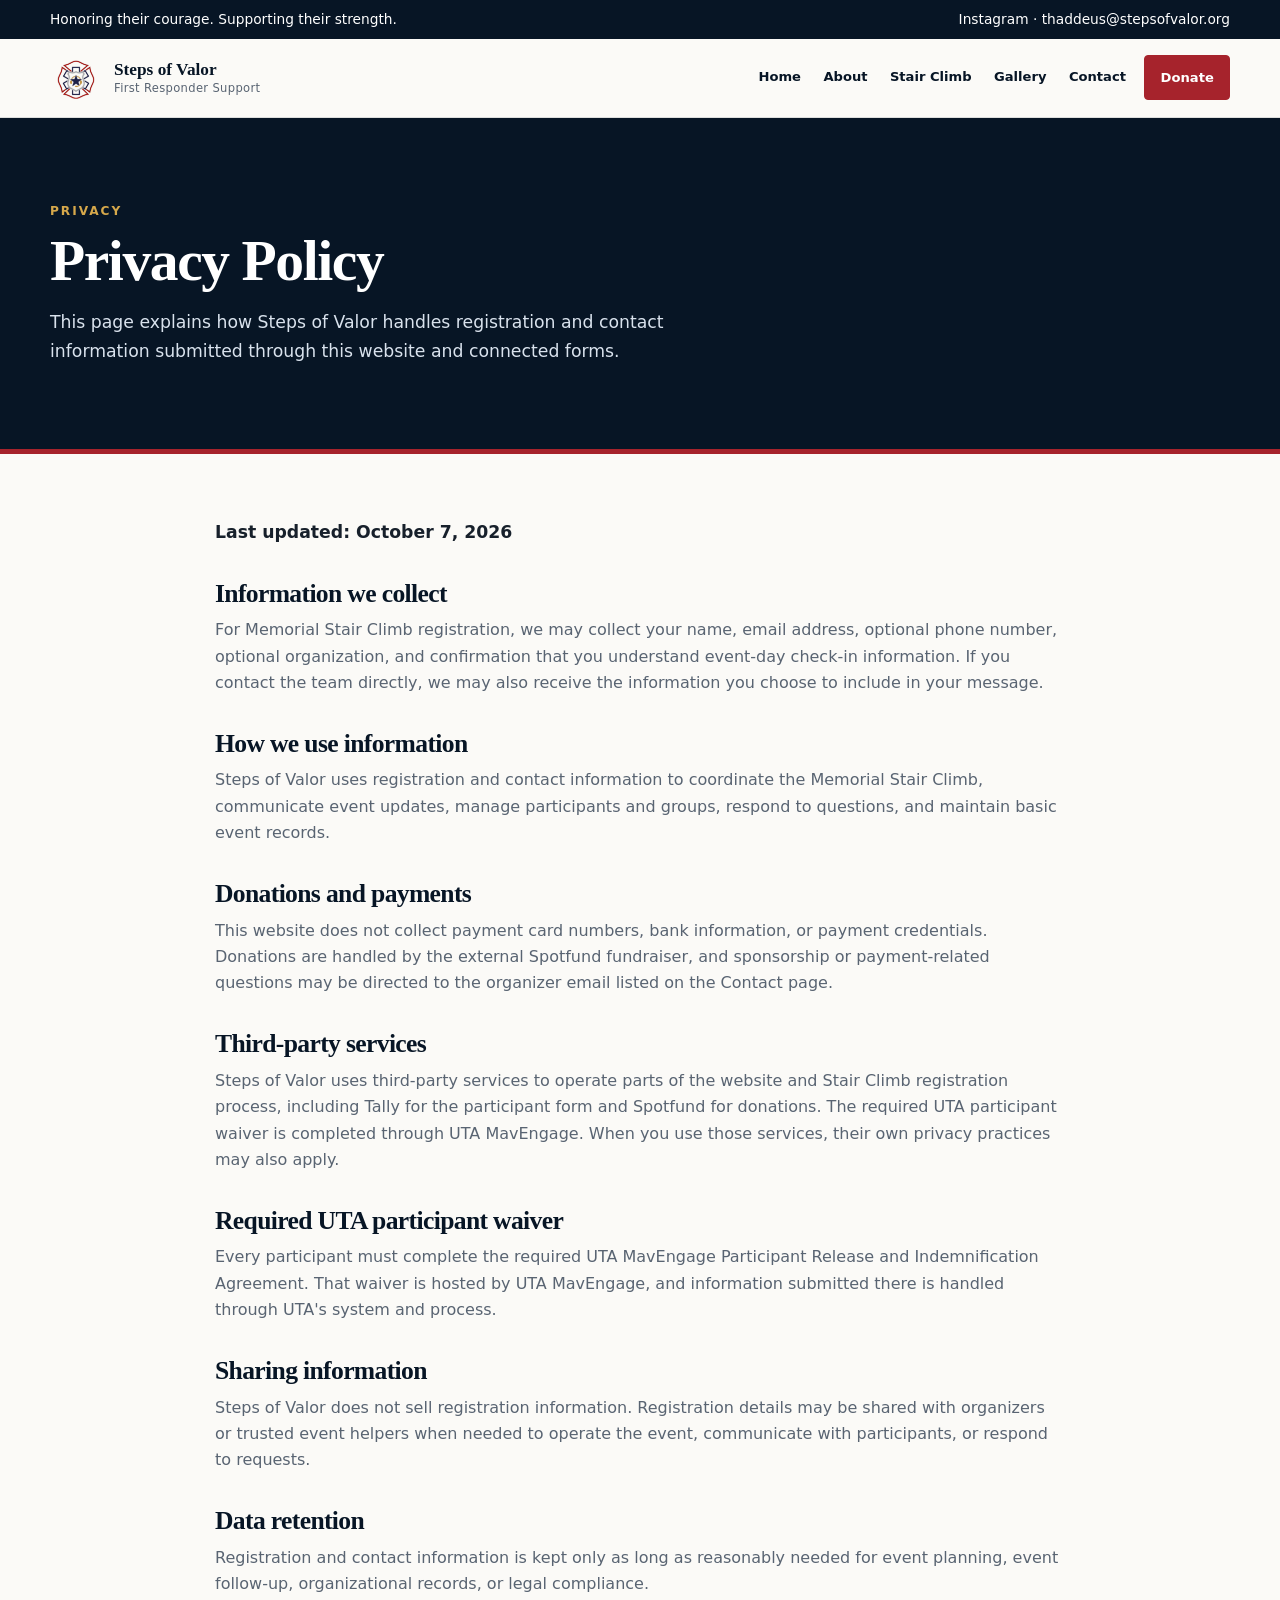
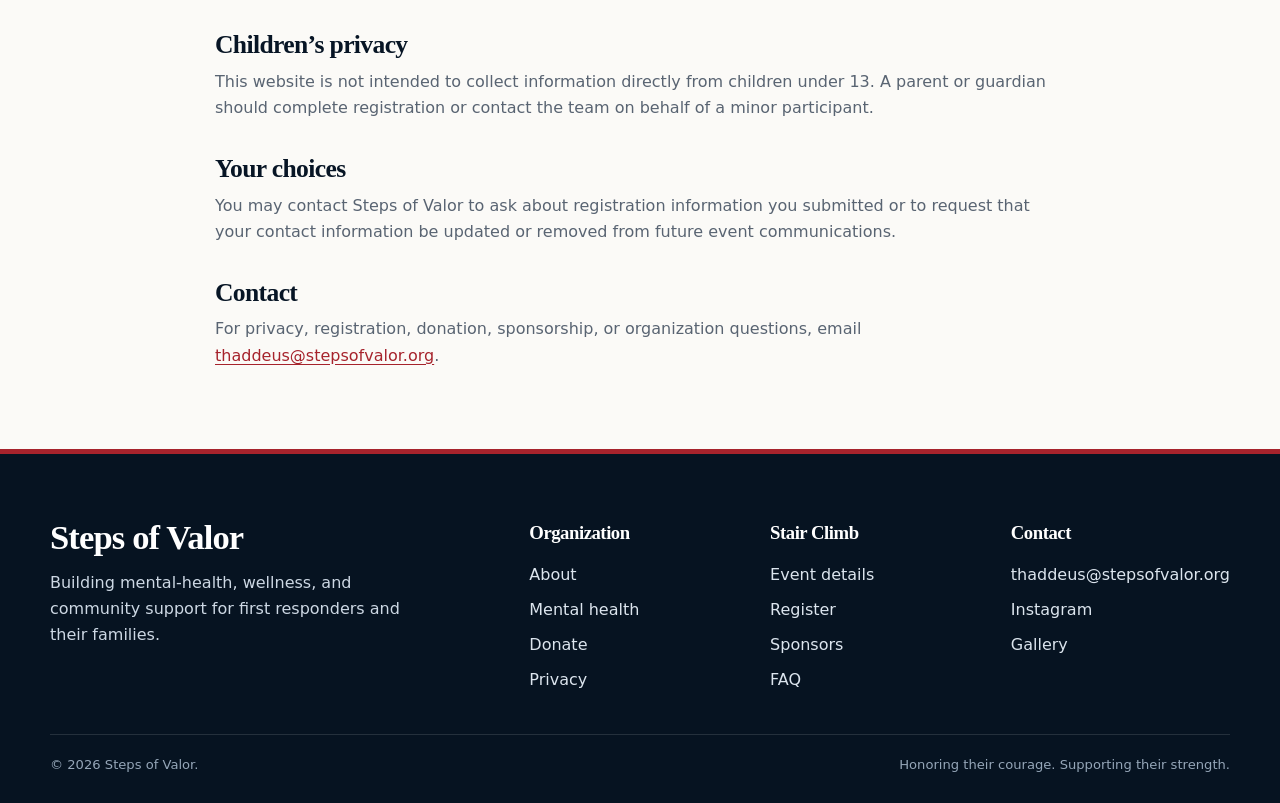
<file: privacy.html>
<!DOCTYPE html>
<html lang="en">
<head>
  <meta charset="UTF-8">
  <meta name="viewport" content="width=device-width, initial-scale=1.0">
  <title>Privacy Policy | Steps of Valor</title>
  <meta name="description" content="Privacy policy for Steps of Valor registration, donations, sponsorship, and website use.">
  <meta property="og:title" content="Privacy Policy | Steps of Valor">
  <meta property="og:description" content="How Steps of Valor handles registration and contact information.">
  <meta property="og:type" content="website">
  <link rel="icon" href="assets/images/favicon.png" type="image/png">
  <link rel="shortcut icon" href="favicon.ico">
  <link rel="apple-touch-icon" href="assets/images/apple-touch-icon.png">
  <link rel="stylesheet" href="assets/css/style.css?v=20261007-1">
</head>
<body>
  <a class="skip-link" href="#main">Skip to content</a>
  <div class="top-strip"><div class="container"><span>Honoring their courage. Supporting their strength.</span><span><a data-link="instagram" href="https://www.instagram.com/stepsofvalor/">Instagram</a> · <a data-email="contact" href="mailto:thaddeus@stepsofvalor.org">thaddeus@stepsofvalor.org</a></span></div></div>
  <header class="site-header"><div class="container header-inner"><a class="brand" href="index.html" aria-label="Steps of Valor home"><span class="brand-logo" aria-hidden="true"><img src="assets/images/steps-of-valor-emblem-transparent.png" alt=""></span><span class="brand-text"><span class="brand-name">Steps of Valor</span><span class="brand-subtitle">First Responder Support</span></span></a><button class="menu-toggle" type="button" aria-label="Toggle navigation" aria-expanded="false" data-menu-toggle>Menu</button><nav class="site-nav" aria-label="Primary navigation" data-site-nav><a data-current href="index.html">Home</a><a data-current href="about.html">About</a><a data-current href="event.html">Stair Climb</a><a data-current href="gallery.html">Gallery</a><a data-current href="contact.html">Contact</a><a class="nav-donate" data-current href="donate.html">Donate</a></nav></div></header>
  <main id="main">
    <section class="page-hero"><div class="container"><p class="eyebrow">Privacy</p><h1>Privacy Policy</h1><p>This page explains how Steps of Valor handles registration and contact information submitted through this website and connected forms.</p></div></section>
    <section class="section">
      <div class="container legal-content">
        <p class="lead">Last updated: October 7, 2026</p>

        <h2>Information we collect</h2>
        <p>For Memorial Stair Climb registration, we may collect your name, email address, optional phone number, optional organization, and confirmation that you understand event-day check-in information. If you contact the team directly, we may also receive the information you choose to include in your message.</p>

        <h2>How we use information</h2>
        <p>Steps of Valor uses registration and contact information to coordinate the Memorial Stair Climb, communicate event updates, manage participants and groups, respond to questions, and maintain basic event records.</p>

        <h2>Donations and payments</h2>
        <p>This website does not collect payment card numbers, bank information, or payment credentials. Donations are handled by the external Spotfund fundraiser, and sponsorship or payment-related questions may be directed to the organizer email listed on the Contact page.</p>

        <h2>Third-party services</h2>
        <p>Steps of Valor uses third-party services to operate parts of the website and Stair Climb registration process, including Tally for the participant form and Spotfund for donations. The required UTA participant waiver is completed through UTA MavEngage. When you use those services, their own privacy practices may also apply.</p>

        <h2>Required UTA participant waiver</h2>
        <p>Every participant must complete the required UTA MavEngage Participant Release and Indemnification Agreement. That waiver is hosted by UTA MavEngage, and information submitted there is handled through UTA's system and process.</p>

        <h2>Sharing information</h2>
        <p>Steps of Valor does not sell registration information. Registration details may be shared with organizers or trusted event helpers when needed to operate the event, communicate with participants, or respond to requests.</p>

        <h2>Data retention</h2>
        <p>Registration and contact information is kept only as long as reasonably needed for event planning, event follow-up, organizational records, or legal compliance.</p>

        <h2>Children’s privacy</h2>
        <p>This website is not intended to collect information directly from children under 13. A parent or guardian should complete registration or contact the team on behalf of a minor participant.</p>

        <h2>Your choices</h2>
        <p>You may contact Steps of Valor to ask about registration information you submitted or to request that your contact information be updated or removed from future event communications.</p>

        <h2>Contact</h2>
        <p>For privacy, registration, donation, sponsorship, or organization questions, email <a data-email="contact" href="mailto:thaddeus@stepsofvalor.org">thaddeus@stepsofvalor.org</a>.</p>
      </div>
    </section>
  </main>
  <footer class="site-footer"><div class="container footer-grid"><div><h2>Steps of Valor</h2><p>Building mental-health, wellness, and community support for first responders and their families.</p></div><div><h3>Organization</h3><div class="footer-links"><a href="about.html">About</a><a href="about.html#mental-health">Mental health</a><a href="donate.html">Donate</a><a href="privacy.html">Privacy</a></div></div><div><h3>Stair Climb</h3><div class="footer-links"><a href="event.html">Event details</a><a href="register.html">Register</a><a href="sponsors.html">Sponsors</a><a href="faq.html">FAQ</a></div></div><div><h3>Contact</h3><div class="footer-links"><a data-email="contact" href="mailto:thaddeus@stepsofvalor.org">thaddeus@stepsofvalor.org</a><a data-link="instagram" href="https://www.instagram.com/stepsofvalor/">Instagram</a><a href="gallery.html">Gallery</a></div></div></div><div class="container footer-bottom"><span>&copy; <span data-current-year></span> Steps of Valor.</span><span>Honoring their courage. Supporting their strength.</span></div></footer>
  <script src="assets/js/config.js"></script><script src="assets/js/main.js"></script>
</body>
</html>
</file>
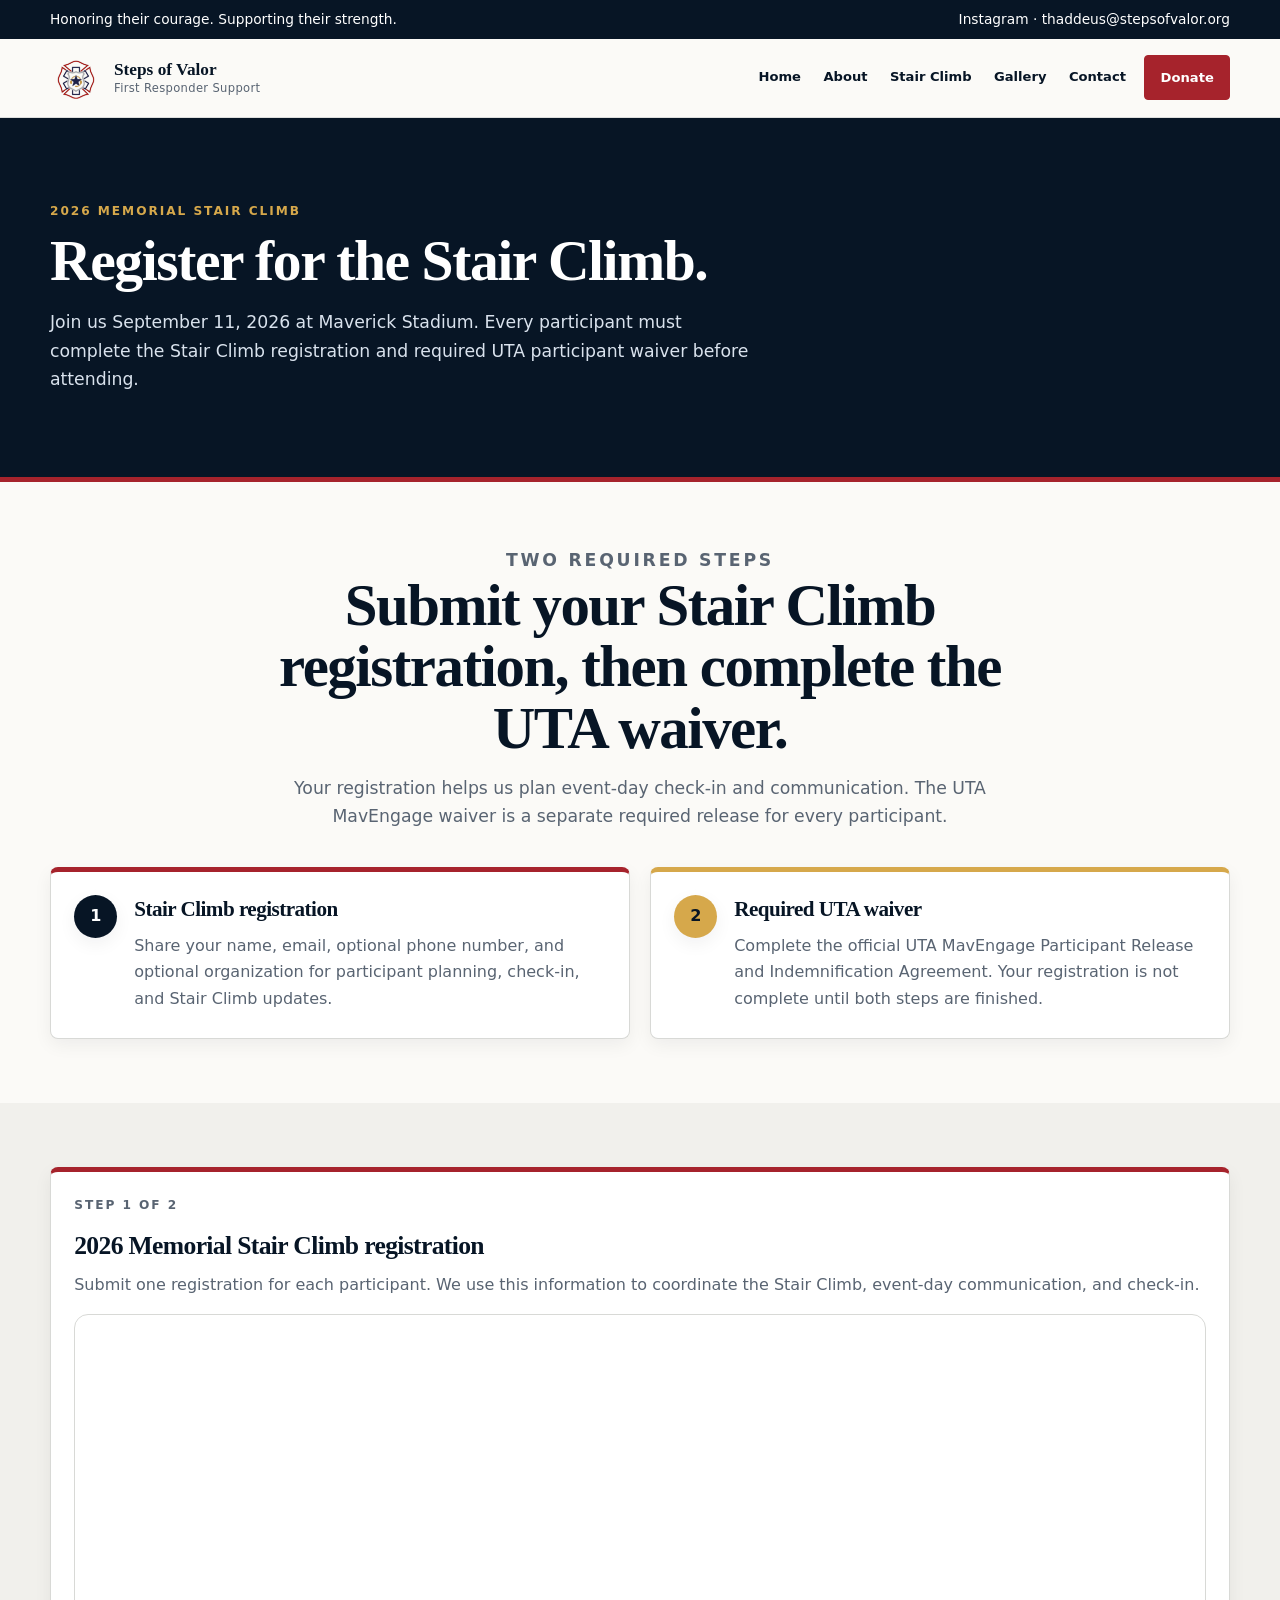
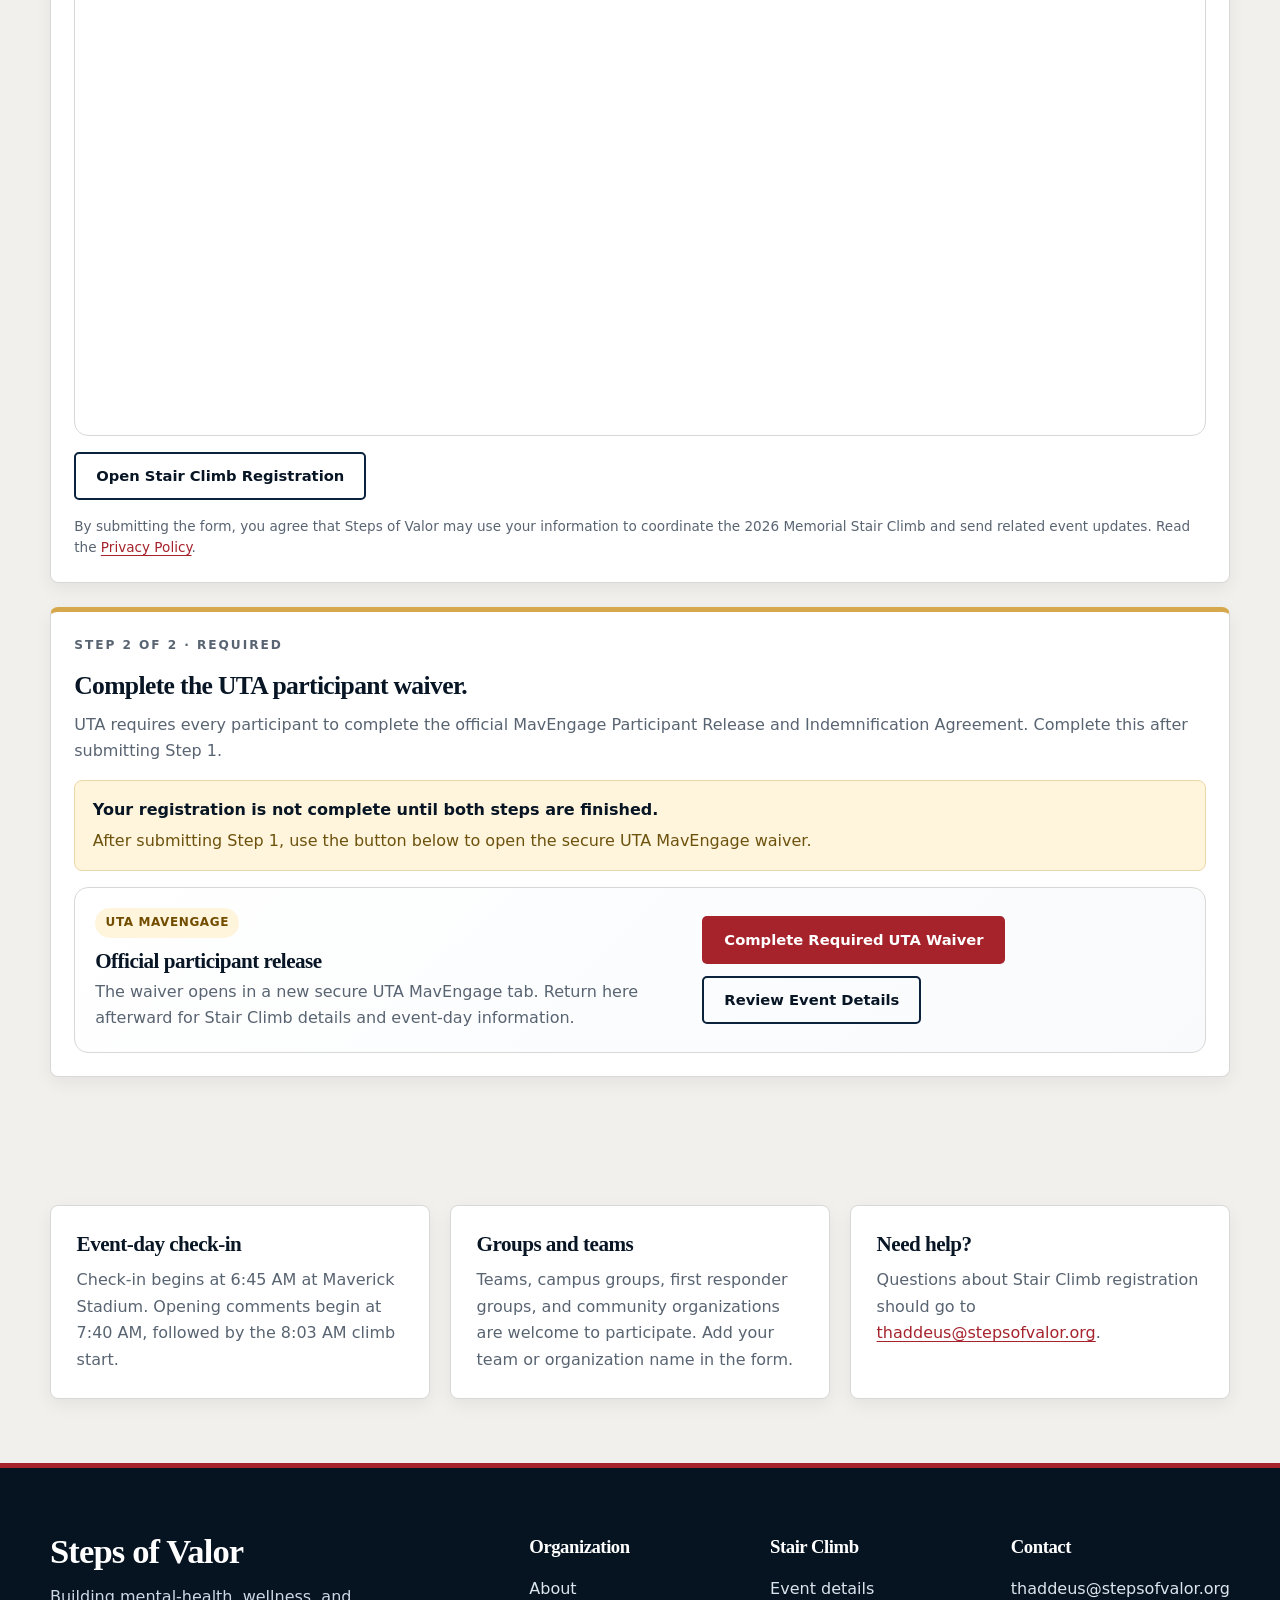
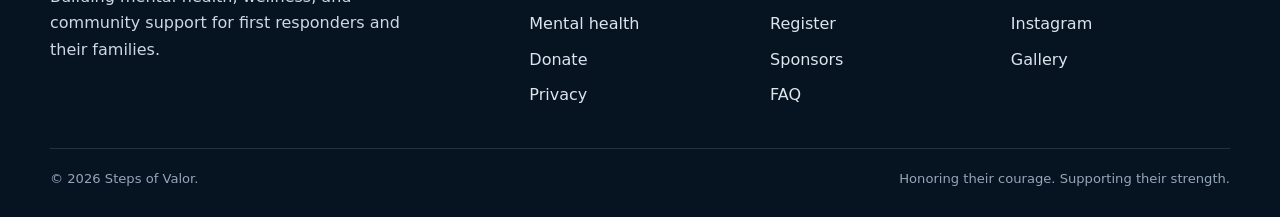
<file: register.html>
<!DOCTYPE html>
<html lang="en">
<head>
  <meta charset="UTF-8">
  <meta name="viewport" content="width=device-width, initial-scale=1.0">
  <title>Register for the 2026 Memorial Stair Climb | Steps of Valor</title>
  <meta name="description" content="Register for the 2026 Steps of Valor 9/11 Memorial Stair Climb at Maverick Stadium.">
  <meta property="og:title" content="Register for the 2026 Steps of Valor Memorial Stair Climb">
  <meta property="og:description" content="Participant registration information for the 2026 Steps of Valor 9/11 Memorial Stair Climb at Maverick Stadium.">
  <meta property="og:type" content="website">
  <link rel="icon" href="assets/images/favicon.png" type="image/png">
  <link rel="shortcut icon" href="favicon.ico">
  <link rel="apple-touch-icon" href="assets/images/apple-touch-icon.png">
  <link rel="stylesheet" href="assets/css/style.css?v=20261007-1">
</head>
<body>
  <a class="skip-link" href="#main">Skip to content</a>
  <div class="top-strip"><div class="container"><span>Honoring their courage. Supporting their strength.</span><span><a data-link="instagram" href="https://www.instagram.com/stepsofvalor/">Instagram</a> · <a data-email="contact" href="mailto:thaddeus@stepsofvalor.org">thaddeus@stepsofvalor.org</a></span></div></div>
  <header class="site-header"><div class="container header-inner"><a class="brand" href="index.html" aria-label="Steps of Valor home"><span class="brand-logo" aria-hidden="true"><img src="assets/images/steps-of-valor-emblem-transparent.png" alt=""></span><span class="brand-text"><span class="brand-name">Steps of Valor</span><span class="brand-subtitle">First Responder Support</span></span></a><button class="menu-toggle" type="button" aria-label="Toggle navigation" aria-expanded="false" data-menu-toggle>Menu</button><nav class="site-nav" aria-label="Primary navigation" data-site-nav><a data-current href="index.html">Home</a><a data-current href="about.html">About</a><a data-current href="event.html">Stair Climb</a><a data-current href="gallery.html">Gallery</a><a data-current href="contact.html">Contact</a><a class="nav-donate" data-current href="donate.html">Donate</a></nav></div></header>
  <main id="main">
    <section class="page-hero"><div class="container"><p class="eyebrow">2026 Memorial Stair Climb</p><h1>Register for the Stair Climb.</h1><p>Join us September 11, 2026 at Maverick Stadium. Every participant must complete the Stair Climb registration and required UTA participant waiver before attending.</p></div></section>
    <section class="section">
      <div class="container">
        <div class="section-header center">
          <p class="eyebrow">Two required steps</p>
          <h2>Submit your Stair Climb registration, then complete the UTA waiver.</h2>
          <p>Your registration helps us plan event-day check-in and communication. The UTA MavEngage waiver is a separate required release for every participant.</p>
        </div>
        <div class="day-of-registration-notice" data-day-of-registration-notice hidden role="status">
          <strong>Registering at the event?</strong>
          <span>Complete both steps below. After you submit Step 1 on September 11, you will be checked in automatically. Step 2, the UTA participant waiver, is still required before you climb.</span>
        </div>
        <div class="registration-steps" aria-label="Registration steps">
          <article class="step-card card accent-card">
            <div class="step-marker" aria-hidden="true">1</div>
            <h3>Stair Climb registration</h3>
            <p>Share your name, email, optional phone number, and optional organization for participant planning, check-in, and Stair Climb updates.</p>
          </article>
          <article class="step-card card gold-card">
            <div class="step-marker" aria-hidden="true">2</div>
            <h3>Required UTA waiver</h3>
            <p>Complete the official UTA MavEngage Participant Release and Indemnification Agreement. Your registration is not complete until both steps are finished.</p>
          </article>
        </div>
      </div>
    </section>
    <section class="section section-soft">
      <div class="container registration-stack">
        <article class="card registration-panel">
          <div class="form-header">
            <p class="eyebrow">Step 1 of 2</p>
            <h2>2026 Memorial Stair Climb registration</h2>
            <p>Submit one registration for each participant. We use this information to coordinate the Stair Climb, event-day communication, and check-in.</p>
          </div>
          <div class="tally-embed" data-tally-registration>
            <iframe title="2026 Steps of Valor Memorial Stair Climb registration form" loading="lazy" width="100%" height="720" frameborder="0" marginheight="0" marginwidth="0" src="https://tally.so/embed/yP5dO8?alignLeft=1&amp;hideTitle=1&amp;transparentBackground=1&amp;dynamicHeight=1"></iframe>
          </div>
          <div class="registration-fallback" data-registration-placeholder hidden>
            <h3>Stair Climb registration form loading</h3>
            <p>If the form does not load, open it in a new tab or email the event team.</p>
          </div>
          <div class="button-row">
            <a class="btn btn-outline" data-registration-open href="https://tally.so/r/yP5dO8" target="_blank" rel="noopener">Open Stair Climb Registration</a>
          </div>
          <p class="privacy-note">By submitting the form, you agree that Steps of Valor may use your information to coordinate the 2026 Memorial Stair Climb and send related event updates. Read the <a href="privacy.html">Privacy Policy</a>.</p>
        </article>
        <article class="card registration-panel waiver-panel" id="uta-waiver" data-waiver-step tabindex="-1">
          <div class="form-header">
            <p class="eyebrow">Step 2 of 2 · Required</p>
            <h2>Complete the UTA participant waiver.</h2>
            <p>UTA requires every participant to complete the official MavEngage Participant Release and Indemnification Agreement. Complete this after submitting Step 1.</p>
          </div>
          <div class="callout compact-callout">
            <strong>Your registration is not complete until both steps are finished.</strong>
            <span>After submitting Step 1, use the button below to open the secure UTA MavEngage waiver.</span>
          </div>
          <div class="waiver-action">
            <div>
              <span class="status-pill">UTA MavEngage</span>
              <h3>Official participant release</h3>
              <p>The waiver opens in a new secure UTA MavEngage tab. Return here afterward for Stair Climb details and event-day information.</p>
            </div>
            <div class="button-row">
              <a class="btn btn-primary" data-link="uta-waiver" href="https://mavengage.uta.edu/submitter/form/start/734561" target="_blank" rel="noopener">Complete Required UTA Waiver</a>
              <a class="btn btn-outline" href="event.html">Review Event Details</a>
            </div>
          </div>
        </article>
      </div>
    </section>
    <section class="section section-soft">
      <div class="container grid three">
        <article class="card"><h3>Event-day check-in</h3><p>Check-in begins at 6:45 AM at Maverick Stadium. Opening comments begin at 7:40 AM, followed by the 8:03 AM climb start.</p></article>
        <article class="card"><h3>Groups and teams</h3><p>Teams, campus groups, first responder groups, and community organizations are welcome to participate. Add your team or organization name in the form.</p></article>
        <article class="card"><h3>Need help?</h3><p>Questions about Stair Climb registration should go to <a data-email="contact" href="mailto:thaddeus@stepsofvalor.org">thaddeus@stepsofvalor.org</a>.</p></article>
      </div>
    </section>
  </main>
  <footer class="site-footer"><div class="container footer-grid"><div><h2>Steps of Valor</h2><p>Building mental-health, wellness, and community support for first responders and their families.</p></div><div><h3>Organization</h3><div class="footer-links"><a href="about.html">About</a><a href="about.html#mental-health">Mental health</a><a href="donate.html">Donate</a><a href="privacy.html">Privacy</a></div></div><div><h3>Stair Climb</h3><div class="footer-links"><a href="event.html">Event details</a><a href="register.html">Register</a><a href="sponsors.html">Sponsors</a><a href="faq.html">FAQ</a></div></div><div><h3>Contact</h3><div class="footer-links"><a data-email="contact" href="mailto:thaddeus@stepsofvalor.org">thaddeus@stepsofvalor.org</a><a data-link="instagram" href="https://www.instagram.com/stepsofvalor/">Instagram</a><a href="gallery.html">Gallery</a></div></div></div><div class="container footer-bottom"><span>&copy; <span data-current-year></span> Steps of Valor.</span><span>Honoring their courage. Supporting their strength.</span></div></footer>
  <script src="assets/js/config.js"></script><script src="assets/js/main.js"></script>
</body>
</html>
</file>
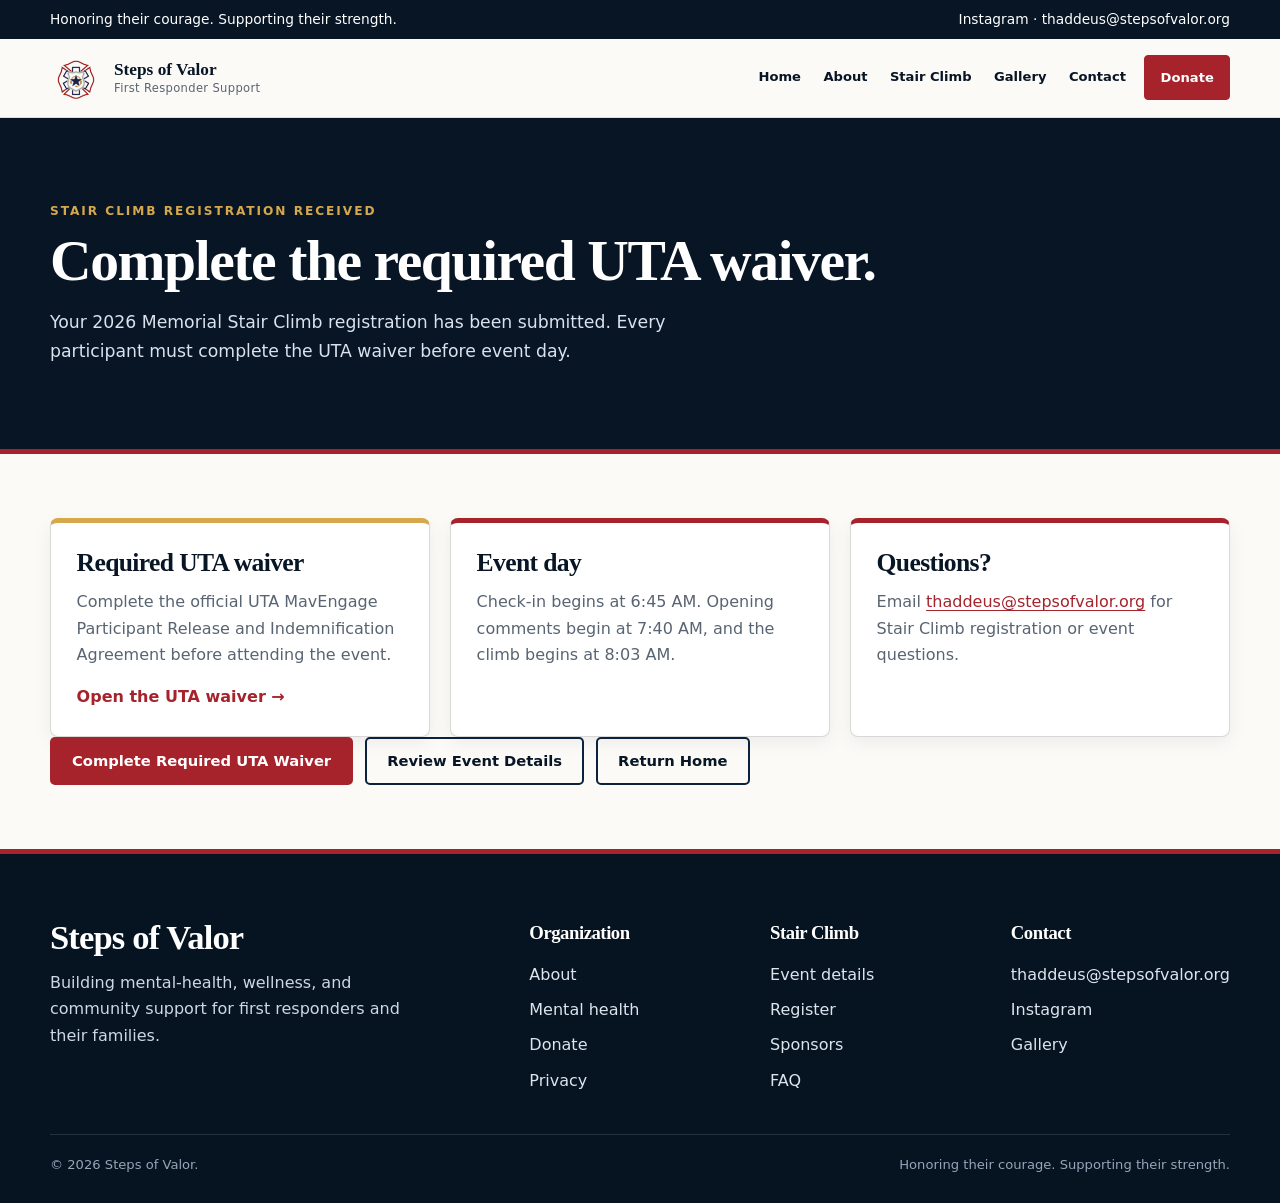
<file: registration-success.html>
<!DOCTYPE html>
<html lang="en">
<head>
  <meta charset="UTF-8">
  <meta name="viewport" content="width=device-width, initial-scale=1.0">
  <title>Finish Stair Climb Registration | Steps of Valor</title>
  <meta name="description" content="Your 2026 Steps of Valor Memorial Stair Climb registration has been received. Complete the required UTA participant waiver next.">
  <meta property="og:title" content="Finish Registration | Steps of Valor">
  <meta property="og:description" content="Complete the required UTA participant waiver after registering for the 2026 Steps of Valor 9/11 Memorial Stair Climb.">
  <meta property="og:type" content="website">
  <link rel="icon" href="assets/images/favicon.png" type="image/png">
  <link rel="shortcut icon" href="favicon.ico">
  <link rel="apple-touch-icon" href="assets/images/apple-touch-icon.png">
  <link rel="stylesheet" href="assets/css/style.css?v=20261007-1">
</head>
<body>
  <a class="skip-link" href="#main">Skip to content</a>
  <div class="top-strip"><div class="container"><span>Honoring their courage. Supporting their strength.</span><span><a data-link="instagram" href="https://www.instagram.com/stepsofvalor/">Instagram</a> · <a data-email="contact" href="mailto:thaddeus@stepsofvalor.org">thaddeus@stepsofvalor.org</a></span></div></div>
  <header class="site-header"><div class="container header-inner"><a class="brand" href="index.html" aria-label="Steps of Valor home"><span class="brand-logo" aria-hidden="true"><img src="assets/images/steps-of-valor-emblem-transparent.png" alt=""></span><span class="brand-text"><span class="brand-name">Steps of Valor</span><span class="brand-subtitle">First Responder Support</span></span></a><button class="menu-toggle" type="button" aria-label="Toggle navigation" aria-expanded="false" data-menu-toggle>Menu</button><nav class="site-nav" aria-label="Primary navigation" data-site-nav><a data-current href="index.html">Home</a><a data-current href="about.html">About</a><a data-current href="event.html">Stair Climb</a><a data-current href="gallery.html">Gallery</a><a data-current href="contact.html">Contact</a><a class="nav-donate" data-current href="donate.html">Donate</a></nav></div></header>
  <main id="main">
    <section class="page-hero"><div class="container"><p class="eyebrow">Stair Climb registration received</p><h1>Complete the required UTA waiver.</h1><p>Your 2026 Memorial Stair Climb registration has been submitted. Every participant must complete the UTA waiver before event day.</p></div></section>
    <section class="section">
      <div class="container grid three">
        <article class="card gold-card"><h2>Required UTA waiver</h2><p>Complete the official UTA MavEngage Participant Release and Indemnification Agreement before attending the event.</p><p><a class="link-arrow" data-link="uta-waiver" href="https://mavengage.uta.edu/submitter/form/start/734561">Open the UTA waiver</a></p></article>
        <article class="card accent-card"><h2>Event day</h2><p>Check-in begins at 6:45 AM. Opening comments begin at 7:40 AM, and the climb begins at 8:03 AM.</p></article>
        <article class="card accent-card"><h2>Questions?</h2><p>Email <a data-email="contact" href="mailto:thaddeus@stepsofvalor.org">thaddeus@stepsofvalor.org</a> for Stair Climb registration or event questions.</p></article>
      </div>
      <div class="container section-followup">
        <div class="button-row"><a class="btn btn-primary" data-link="uta-waiver" href="https://mavengage.uta.edu/submitter/form/start/734561">Complete Required UTA Waiver</a><a class="btn btn-outline" href="event.html">Review Event Details</a><a class="btn btn-outline" href="index.html">Return Home</a></div>
      </div>
    </section>
  </main>
  <footer class="site-footer"><div class="container footer-grid"><div><h2>Steps of Valor</h2><p>Building mental-health, wellness, and community support for first responders and their families.</p></div><div><h3>Organization</h3><div class="footer-links"><a href="about.html">About</a><a href="about.html#mental-health">Mental health</a><a href="donate.html">Donate</a><a href="privacy.html">Privacy</a></div></div><div><h3>Stair Climb</h3><div class="footer-links"><a href="event.html">Event details</a><a href="register.html">Register</a><a href="sponsors.html">Sponsors</a><a href="faq.html">FAQ</a></div></div><div><h3>Contact</h3><div class="footer-links"><a data-email="contact" href="mailto:thaddeus@stepsofvalor.org">thaddeus@stepsofvalor.org</a><a data-link="instagram" href="https://www.instagram.com/stepsofvalor/">Instagram</a><a href="gallery.html">Gallery</a></div></div></div><div class="container footer-bottom"><span>&copy; <span data-current-year></span> Steps of Valor.</span><span>Honoring their courage. Supporting their strength.</span></div></footer>
  <script src="assets/js/config.js"></script><script src="assets/js/main.js"></script>
</body>
</html>
</file>
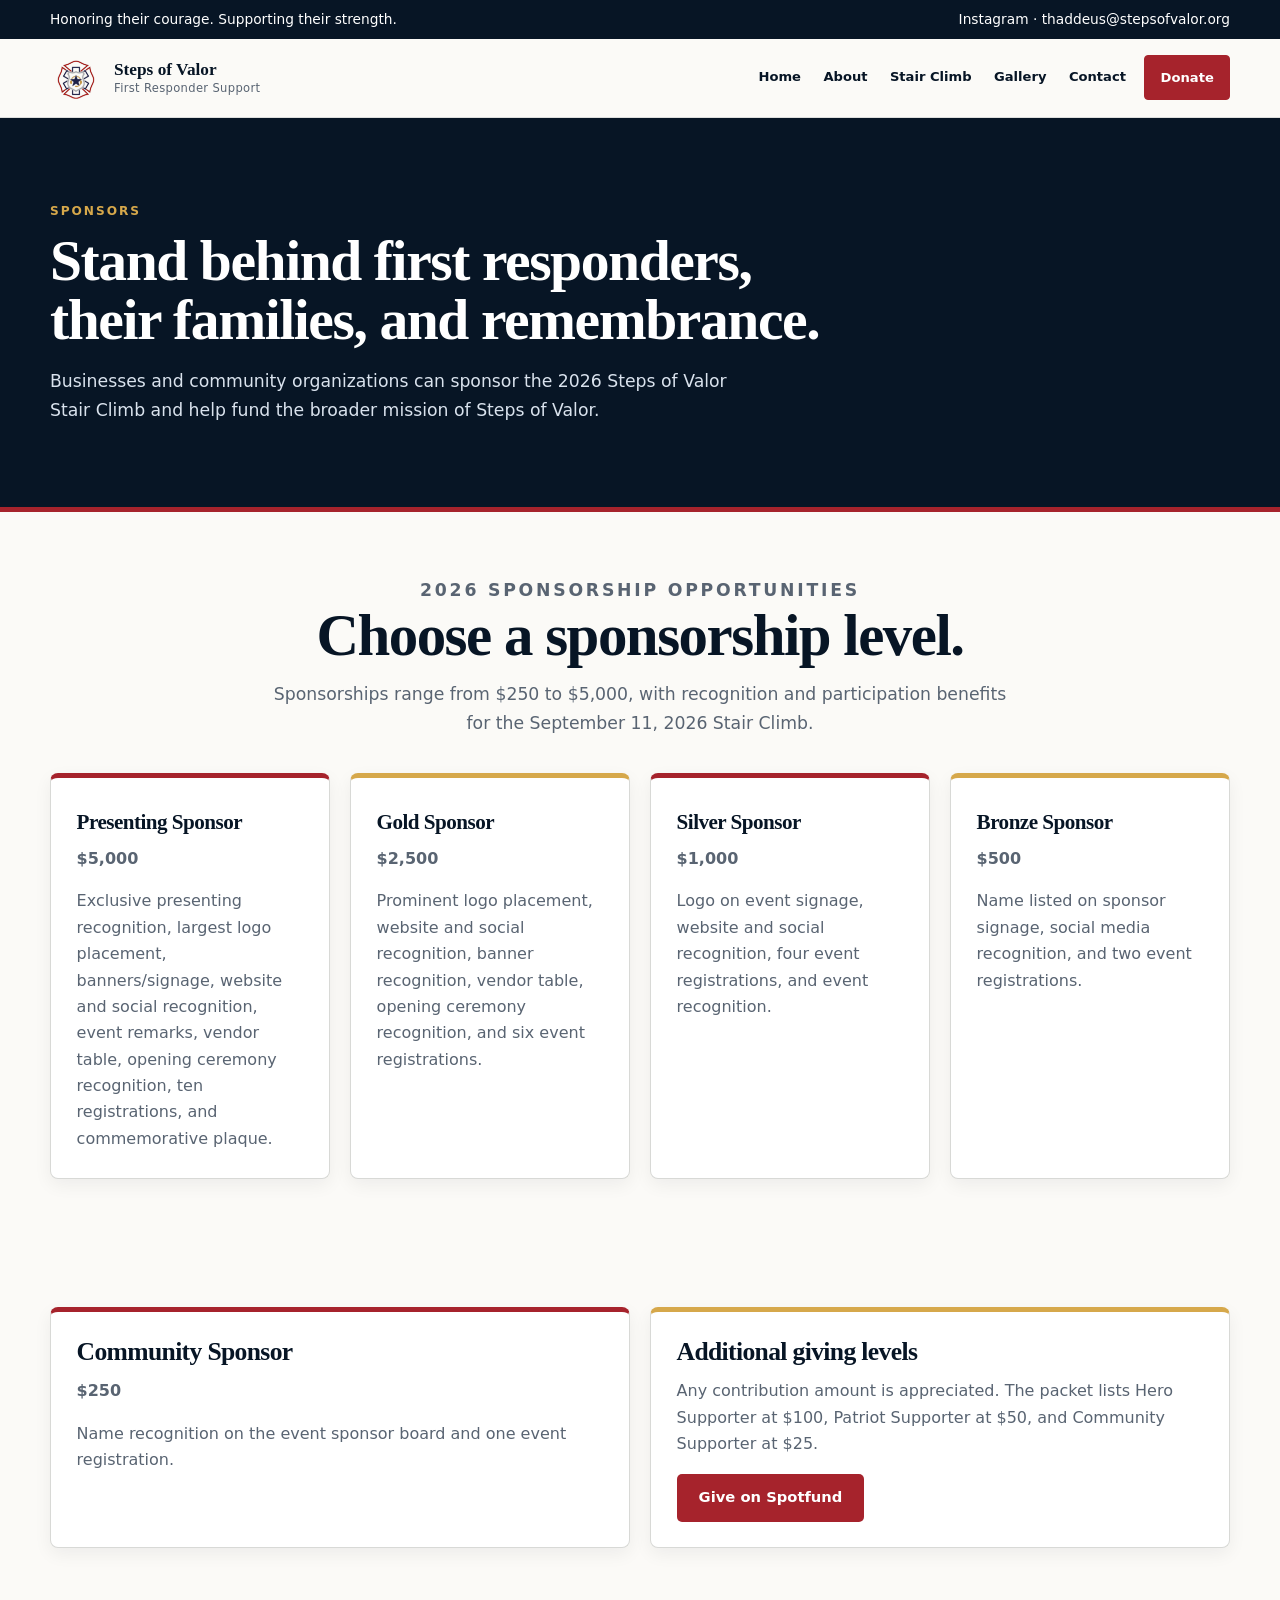
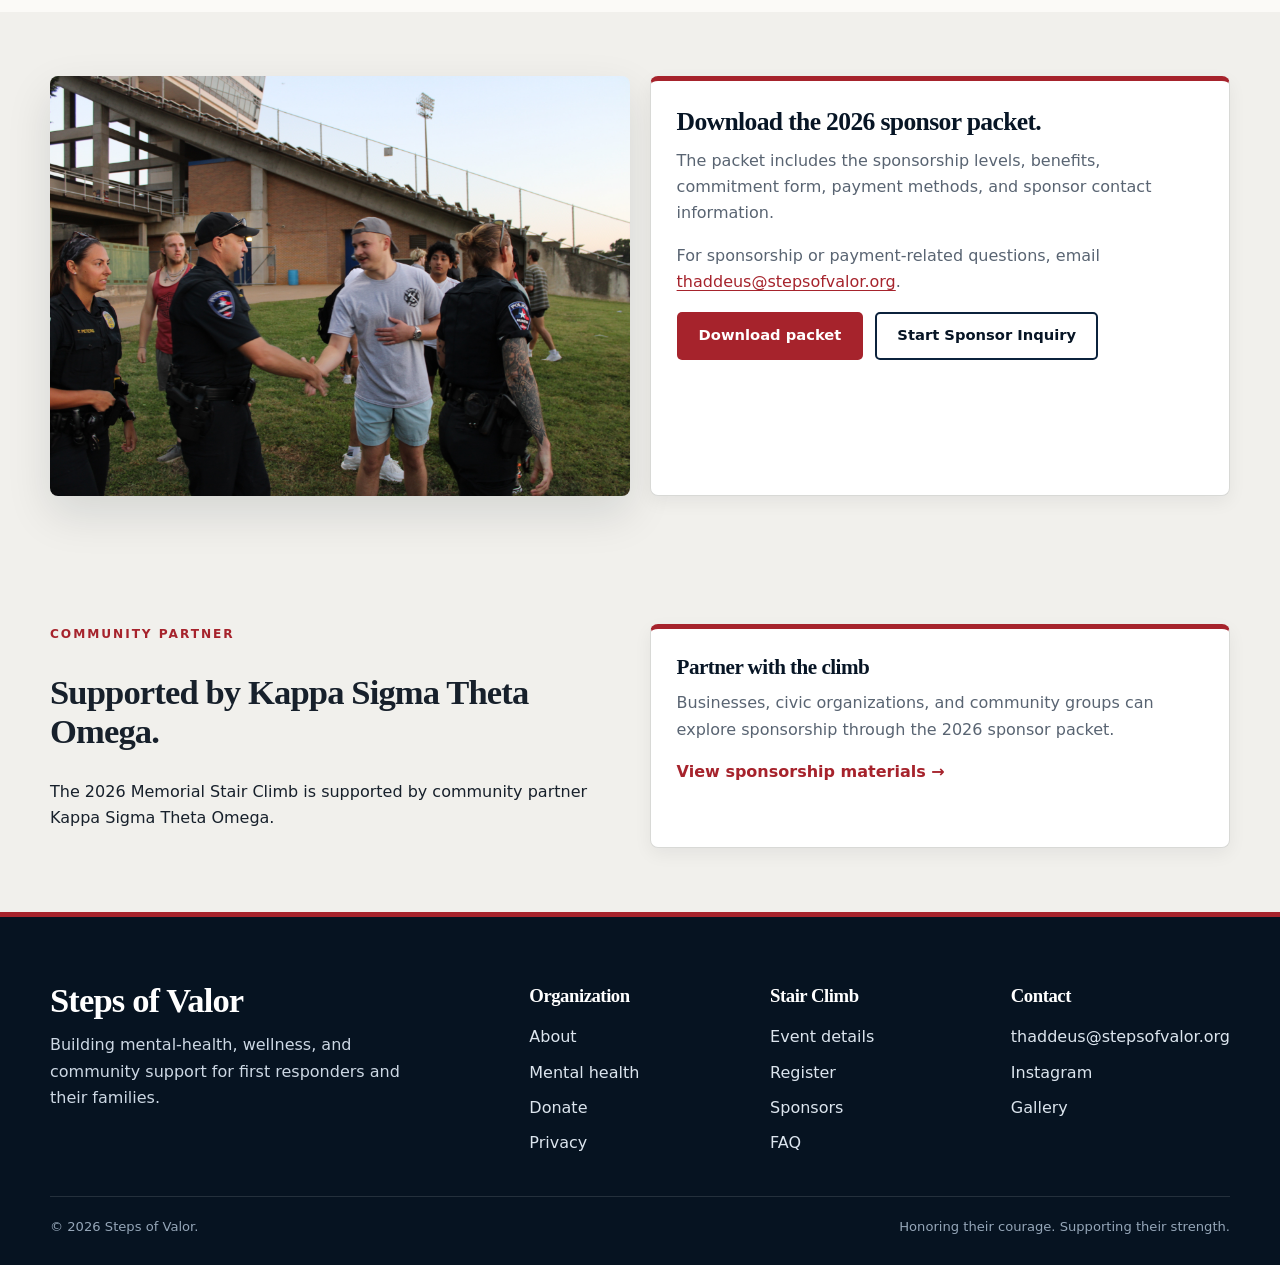
<file: sponsors.html>
<!DOCTYPE html>
<html lang="en">
<head>
  <meta charset="UTF-8">
  <meta name="viewport" content="width=device-width, initial-scale=1.0">
  <title>Sponsors | Steps of Valor</title>
  <meta name="description" content="Explore sponsorship tiers, benefits, sponsor logo placements, and inquiry options for Steps of Valor.">
  <meta property="og:title" content="Sponsor Steps of Valor">
  <meta property="og:description" content="Sponsor the 2026 Steps of Valor Stair Climb with levels from $250 to $5,000.">
  <meta property="og:type" content="website">
  <link rel="icon" href="assets/images/favicon.png" type="image/png">
  <link rel="shortcut icon" href="favicon.ico">
  <link rel="apple-touch-icon" href="assets/images/apple-touch-icon.png">
  <link rel="stylesheet" href="assets/css/style.css?v=20261007-1">
</head>
<body>
  <a class="skip-link" href="#main">Skip to content</a>
  <div class="top-strip"><div class="container"><span>Honoring their courage. Supporting their strength.</span><span><a data-link="instagram" href="https://www.instagram.com/stepsofvalor/">Instagram</a> · <a data-email="contact" href="mailto:thaddeus@stepsofvalor.org">thaddeus@stepsofvalor.org</a></span></div></div>
  <header class="site-header"><div class="container header-inner"><a class="brand" href="index.html" aria-label="Steps of Valor home"><span class="brand-logo" aria-hidden="true"><img src="assets/images/steps-of-valor-emblem-transparent.png" alt=""></span><span class="brand-text"><span class="brand-name">Steps of Valor</span><span class="brand-subtitle">First Responder Support</span></span></a><button class="menu-toggle" type="button" aria-label="Toggle navigation" aria-expanded="false" data-menu-toggle>Menu</button><nav class="site-nav" aria-label="Primary navigation" data-site-nav><a data-current href="index.html">Home</a><a data-current href="about.html">About</a><a data-current href="event.html">Stair Climb</a><a data-current href="gallery.html">Gallery</a><a data-current href="contact.html">Contact</a><a class="nav-donate" data-current href="donate.html">Donate</a></nav></div></header>
  <main id="main">
    <section class="page-hero"><div class="container"><p class="eyebrow">Sponsors</p><h1>Stand behind first responders, their families, and remembrance.</h1><p>Businesses and community organizations can sponsor the 2026 Steps of Valor Stair Climb and help fund the broader mission of Steps of Valor.</p></div></section>
    <section class="section">
      <div class="container">
        <div class="section-header center"><p class="eyebrow">2026 sponsorship opportunities</p><h2>Choose a sponsorship level.</h2><p>Sponsorships range from $250 to $5,000, with recognition and participation benefits for the September 11, 2026 Stair Climb.</p></div>
        <div class="grid four">
          <article class="card tier accent-card"><h3>Presenting Sponsor</h3><p class="tier-price">$5,000</p><p>Exclusive presenting recognition, largest logo placement, banners/signage, website and social recognition, event remarks, vendor table, opening ceremony recognition, ten registrations, and commemorative plaque.</p></article>
          <article class="card tier gold-card"><h3>Gold Sponsor</h3><p class="tier-price">$2,500</p><p>Prominent logo placement, website and social recognition, banner recognition, vendor table, opening ceremony recognition, and six event registrations.</p></article>
          <article class="card tier accent-card"><h3>Silver Sponsor</h3><p class="tier-price">$1,000</p><p>Logo on event signage, website and social recognition, four event registrations, and event recognition.</p></article>
          <article class="card tier gold-card"><h3>Bronze Sponsor</h3><p class="tier-price">$500</p><p>Name listed on sponsor signage, social media recognition, and two event registrations.</p></article>
        </div>
      </div>
    </section>
    <section class="section">
      <div class="container grid two">
        <article class="card accent-card"><h2>Community Sponsor</h2><p class="tier-price">$250</p><p>Name recognition on the event sponsor board and one event registration.</p></article>
        <article class="card gold-card"><h2>Additional giving levels</h2><p>Any contribution amount is appreciated. The packet lists Hero Supporter at $100, Patriot Supporter at $50, and Community Supporter at $25.</p><div class="button-row"><a class="btn btn-primary" data-link="donation" href="https://spot.fund/msc16lbsc">Give on Spotfund</a></div></article>
      </div>
    </section>
    <section class="section section-soft">
      <div class="container grid two">
        <div class="feature-image"><img src="assets/images/IMG_0146.JPG" alt="A community participant greeting first responders at Steps of Valor" loading="lazy"></div>
        <div class="card accent-card" id="sponsor-packet-needed"><h2>Download the 2026 sponsor packet.</h2><p>The packet includes the sponsorship levels, benefits, commitment form, payment methods, and sponsor contact information.</p><p>For sponsorship or payment-related questions, email <a data-email="contact" href="mailto:thaddeus@stepsofvalor.org">thaddeus@stepsofvalor.org</a>.</p><div class="button-row"><a class="btn btn-primary" data-link="sponsor-packet" href="assets/docs/steps-of-valor-sponsor-packet-2026.pdf">Download packet</a><a class="btn btn-outline" data-link="sponsor-interest" href="mailto:thaddeus@stepsofvalor.org?subject=Steps%20of%20Valor%20Stair%20Climb%20Sponsorship">Start Sponsor Inquiry</a></div></div>
      </div>
    </section>
    <section class="section section-soft">
      <div class="container grid two">
        <div><p class="eyebrow">Community partner</p><h2>Supported by Kappa Sigma Theta Omega.</h2><p>The 2026 Memorial Stair Climb is supported by community partner Kappa Sigma Theta Omega.</p></div>
        <article class="card accent-card"><h3>Partner with the climb</h3><p>Businesses, civic organizations, and community groups can explore sponsorship through the 2026 sponsor packet.</p><a class="link-arrow" href="#sponsor-packet-needed">View sponsorship materials</a></article>
      </div>
    </section>
  </main>
  <footer class="site-footer"><div class="container footer-grid"><div><h2>Steps of Valor</h2><p>Building mental-health, wellness, and community support for first responders and their families.</p></div><div><h3>Organization</h3><div class="footer-links"><a href="about.html">About</a><a href="about.html#mental-health">Mental health</a><a href="donate.html">Donate</a><a href="privacy.html">Privacy</a></div></div><div><h3>Stair Climb</h3><div class="footer-links"><a href="event.html">Event details</a><a href="register.html">Register</a><a href="sponsors.html">Sponsors</a><a href="faq.html">FAQ</a></div></div><div><h3>Contact</h3><div class="footer-links"><a data-email="contact" href="mailto:thaddeus@stepsofvalor.org">thaddeus@stepsofvalor.org</a><a data-link="instagram" href="https://www.instagram.com/stepsofvalor/">Instagram</a><a href="gallery.html">Gallery</a></div></div></div><div class="container footer-bottom"><span>&copy; <span data-current-year></span> Steps of Valor.</span><span>Honoring their courage. Supporting their strength.</span></div></footer>
  <script src="assets/js/config.js"></script><script src="assets/js/main.js"></script>
</body>
</html>
</file>
<file: assets/css/style.css>
:root {
  --navy-950: #071525;
  --navy-900: #0b223c;
  --navy-800: #123759;
  --red-700: #a6232c;
  --red-600: #bd303a;
  --gold-500: #d6a84b;
  --gold-100: #fff5dc;
  --ink: #17202b;
  --muted: #596472;
  --line: #d8d9d6;
  --paper: #fbfaf7;
  --soft: #f1f0ec;
  --soft-blue: #e8eef2;
  --shadow-sm: 0 6px 18px rgba(7, 21, 37, .06);
  --shadow: 0 18px 45px rgba(7, 21, 37, .12);
  --radius: 8px;
  --max: 1180px;
}

* { box-sizing: border-box; }
html { scroll-behavior: smooth; }
body { margin: 0; color: var(--ink); background: var(--paper); font-family: ui-sans-serif, system-ui, -apple-system, BlinkMacSystemFont, "Segoe UI", sans-serif; font-size: 16px; line-height: 1.65; }
body.menu-open { overflow: hidden; }
img { display: block; max-width: 100%; }
a { color: var(--red-700); text-underline-offset: 3px; }
a:hover { color: var(--navy-900); }
:focus-visible { outline: 3px solid var(--gold-500); outline-offset: 3px; }
h1, h2, h3 { font-family: Georgia, "Times New Roman", serif; letter-spacing: -.025em; }
h2 { font-size: clamp(1.8rem, 2.7vw, 2.45rem); line-height: 1.12; }
.container { width: min(100% - 40px, var(--max)); margin-inline: auto; }
.skip-link { position: absolute; left: 1rem; top: -5rem; z-index: 1000; padding: .7rem 1rem; background: var(--gold-500); color: var(--navy-950); font-weight: 800; }
.skip-link:focus { top: 1rem; }
.eyebrow { margin: 0 0 .7rem; color: var(--red-700); font-size: .76rem; font-weight: 900; letter-spacing: .16em; text-transform: uppercase; }
.section { padding: clamp(3.75rem, 5vw, 4.75rem) 0; }
.section-soft { background: var(--soft); }
.section-blue { background: var(--soft-blue); }
.section-dark { color: #fff; background: var(--navy-950); }
.section-header { max-width: 750px; margin-bottom: 2.25rem; }
.section-header.center { margin-inline: auto; text-align: center; }
.section-header h1, .section-header h2 { margin: 0 0 .85rem; color: var(--navy-950); font-size: clamp(2.15rem, 4.6vw, 3.7rem); line-height: 1.05; }
.section-header p, .lead { margin: 0; color: var(--muted); font-size: 1.08rem; }
.section-dark h2, .section-dark .section-header h2 { color: #fff; }
.section-dark p { color: #cfdae7; }

.top-strip { color: #fff; background: var(--navy-950); font-size: .86rem; }
.top-strip .container { display: flex; gap: 1rem; align-items: center; justify-content: space-between; padding: .5rem 0; }
.top-strip a { color: #fff; text-decoration: none; }
.top-strip a:hover { color: var(--gold-500); }
.site-header { position: relative; z-index: 100; border-bottom: 1px solid rgba(7,21,37,.12); background: var(--paper); }
.header-inner { display: flex; min-height: 78px; align-items: center; justify-content: space-between; gap: 1.25rem; }
.brand { display: inline-flex; flex: 0 0 auto; align-items: center; gap: .75rem; color: var(--navy-950); text-decoration: none; }
.brand-logo { display: grid; width: 52px; height: 52px; flex: 0 0 auto; place-items: center; overflow: hidden; background: transparent; }
.brand-logo img { width: 100%; height: 100%; object-fit: contain; }
.brand-text { display: grid; line-height: 1.05; }
.brand-name { font-family: Georgia, serif; font-size: 1.08rem; font-weight: 800; }
.brand-subtitle { margin-top: .2rem; color: var(--muted); font-size: .72rem; letter-spacing: .03em; }
.site-nav { display: flex; align-items: center; gap: .2rem; }
.site-nav a { padding: .65rem .6rem; border-bottom: 2px solid transparent; color: var(--navy-950); font-size: .82rem; font-weight: 750; text-decoration: none; }
.site-nav a:hover, .site-nav a[aria-current="page"] { color: var(--red-700); border-bottom-color: var(--red-700); }
.site-nav .nav-donate { padding-inline: .95rem; margin-left: .35rem; border: 1px solid var(--red-700); border-radius: 4px; color: #fff; background: var(--red-700); }
.site-nav .nav-donate:hover, .site-nav .nav-donate[aria-current="page"] { color: #fff; border-color: var(--navy-950); background: var(--navy-950); }
.menu-toggle { display: none; min-width: 46px; min-height: 44px; border: 1px solid var(--line); border-radius: 10px; color: var(--navy-950); background: #fff; font-weight: 800; }

.button-row { display: flex; flex-wrap: wrap; gap: .75rem; align-items: center; }
.btn { display: inline-flex; min-height: 48px; align-items: center; justify-content: center; padding: .85rem 1.25rem; border: 2px solid transparent; border-radius: 5px; font-size: .92rem; font-weight: 850; line-height: 1.1; text-align: center; text-decoration: none; transition: color .18s ease, border-color .18s ease, background .18s ease; }
.btn:hover { box-shadow: none; }
.btn-primary { color: #fff; background: var(--red-700); }
.btn-primary:hover { color: #fff; background: #8e1b23; }
.btn-secondary { color: var(--navy-950); background: var(--gold-500); }
.btn-secondary:hover { color: var(--navy-950); background: #e5b95d; }
.btn-outline { color: var(--navy-950); border-color: var(--navy-900); background: transparent; box-shadow: none; }
.btn-outline:hover { color: #fff; background: var(--navy-900); }
.btn-light { color: var(--navy-950); background: #fff; }
.btn-light:hover { color: var(--navy-950); background: var(--gold-100); }

.hero { position: relative; overflow: hidden; color: #fff; background: var(--navy-950); border-bottom: 5px solid var(--red-700); }
.hero-grid { display: grid; min-height: 660px; grid-template-columns: minmax(0, .9fr) minmax(430px, 1.1fr); align-items: stretch; padding: 0; }
.hero-copy { display: flex; flex-direction: column; justify-content: center; padding: clamp(4.5rem, 7vw, 7rem) clamp(2rem, 5vw, 5rem) clamp(4.5rem, 7vw, 7rem) 0; }
.hero .eyebrow { color: var(--gold-500); }
.hero h1 { max-width: 620px; margin: 0 0 1.25rem; font-size: clamp(2.8rem, 5.8vw, 5.35rem); line-height: .96; text-wrap: balance; }
.hero .lead { max-width: 610px; color: #e4e8eb; font-size: clamp(1.05rem, 1.7vw, 1.22rem); }
.hero-actions { margin-top: 2rem; }
.text-link-light, .text-link { font-weight: 800; text-decoration-thickness: 1px; text-underline-offset: 5px; }
.text-link-light { color: #fff; }
.text-link-light:hover { color: var(--gold-500); }
.hero-status { max-width: 560px; padding-top: 1.15rem; margin: 1.6rem 0 0; border-top: 1px solid rgba(255,255,255,.22); color: #bac5cf; font-size: .9rem; }
.hero-portrait { position: relative; min-height: 660px; margin: 0; background: #0d1a28; }
.hero-portrait img { width: 100%; height: 100%; min-height: 660px; object-fit: cover; object-position: center center; }
.hero-portrait figcaption { position: absolute; right: .8rem; bottom: .65rem; padding: .25rem .45rem; color: rgba(255,255,255,.8); background: rgba(7,21,37,.72); font-size: .68rem; }
.hero-portrait figcaption a { color: #fff; }
.hero-facts { display: grid; max-width: 900px; grid-template-columns: repeat(4, 1fr); gap: .75rem; margin: 2rem 0; }
.hero-fact { padding: .9rem 1rem; border: 1px solid rgba(255,255,255,.22); border-radius: 12px; background: rgba(7,21,37,.55); backdrop-filter: blur(8px); }
.hero-fact strong { display: block; color: var(--gold-500); font-size: .7rem; letter-spacing: .12em; text-transform: uppercase; }
.hero-fact span { font-size: 1rem; font-weight: 800; }
.hero-note { position: absolute; right: 0; bottom: 2rem; max-width: 300px; padding: 1rem 1.1rem; border-left: 4px solid var(--gold-500); border-radius: 10px; color: var(--navy-950); background: rgba(255,255,255,.94); box-shadow: var(--shadow); font-weight: 700; }

.stat-strip { position: relative; z-index: 2; margin-top: -1px; background: #fff; box-shadow: var(--shadow-sm); }
.stat-grid { display: grid; grid-template-columns: repeat(4, 1fr); }
.stat { padding: 1.45rem; border-right: 1px solid var(--line); }
.stat:last-child { border: 0; }
.stat strong { display: block; color: var(--navy-950); font: 800 clamp(1.4rem,3vw,2.2rem)/1.1 Georgia, serif; }
.stat span { display: block; margin-top: .3rem; color: var(--muted); font-size: .9rem; font-weight: 700; }

.grid { display: grid; gap: 1.25rem; }
.grid.two { grid-template-columns: repeat(2, minmax(0,1fr)); }
.grid.three { grid-template-columns: repeat(3, minmax(0,1fr)); }
.grid.four { grid-template-columns: repeat(4, minmax(0,1fr)); }
.card { padding: 1.6rem; border: 1px solid var(--line); border-radius: var(--radius); background: #fff; box-shadow: var(--shadow-sm); }
.card h2, .card h3 { margin: 0 0 .7rem; color: var(--navy-950); line-height: 1.16; }
.card h2 { font-size: clamp(1.5rem, 2vw, 2.05rem); }
.card h3 { font-size: clamp(1.3rem, 1.65vw, 1.65rem); }
.card p { margin: 0 0 1rem; color: var(--muted); }
.card p:last-child { margin-bottom: 0; }
.accent-card { border-top: 5px solid var(--red-700); }
.gold-card { border-top: 5px solid var(--gold-500); }
.feature-band { display: grid; grid-template-columns: .9fr 1.1fr; gap: clamp(1.75rem, 3vw, 2.5rem); align-items: center; }
.feature-band h2 { margin: 0 0 .8rem; color: var(--navy-950); }
.feature-band p { color: var(--muted); }
.feature-image { overflow: hidden; min-height: 420px; border-radius: var(--radius); box-shadow: var(--shadow); }
.feature-image img { width: 100%; height: 100%; min-height: 420px; object-fit: cover; }
.image-caption { margin-top: .65rem; color: var(--muted); font-size: .82rem; }
.media-card { display: grid; grid-template-columns: 1fr 1.1fr; overflow: hidden; padding: 0; }
.media-card img { width: 100%; height: 100%; min-height: 310px; object-fit: cover; }
.media-card > div { padding: 2rem; align-self: center; }
.link-arrow { font-weight: 900; text-decoration: none; }
.link-arrow::after { content: " →"; }

.page-hero { position: relative; overflow: hidden; padding: clamp(4rem, 6.5vw, 6.5rem) 0; color: #fff; background: var(--navy-950); border-bottom: 5px solid var(--red-700); }
.page-hero .container { position: relative; z-index: 1; max-width: var(--max); }
.page-hero h1 { max-width: 980px; margin: 0 0 1.1rem; font-size: clamp(2.45rem, 4.5vw, 4.15rem); line-height: 1.02; text-wrap: balance; }
.page-hero p:not(.eyebrow) { max-width: 700px; margin: 0; color: #d9e2ed; font-size: clamp(1rem, 1.35vw, 1.08rem); }
.page-hero .eyebrow { color: var(--gold-500); }
.callout, .note { padding: 1.4rem; border: 1px solid #ead7a6; border-radius: var(--radius); background: var(--gold-100); }
.callout h2 { margin-top: 0; color: var(--navy-950); }
.status-pill { display: inline-flex; padding: .3rem .65rem; border-radius: 999px; color: #724d00; background: var(--gold-100); font-size: .75rem; font-weight: 900; letter-spacing: .05em; text-transform: uppercase; }
.registration-layout { align-items: start; }
.registration-steps { display: grid; grid-template-columns: repeat(2, minmax(0, 1fr)); gap: 1.25rem; margin-top: 2rem; }
.day-of-registration-notice { display: flex; gap: .7rem 1rem; align-items: center; max-width: 920px; padding: 1rem 1.15rem; margin: 1.5rem auto 0; border: 1px solid rgba(218, 164, 62, .55); border-left: 5px solid var(--gold-500); border-radius: 14px; color: var(--navy-950); background: linear-gradient(135deg, #fff9e8, #fff); box-shadow: var(--shadow-sm); }
.day-of-registration-notice strong { flex: 0 0 auto; }
.day-of-registration-notice span { color: var(--muted); }
.day-of-registration-notice[hidden] { display: none; }
.step-card { position: relative; padding-left: 5.2rem; }
.step-marker { position: absolute; left: 1.45rem; top: 1.45rem; display: grid; width: 2.7rem; height: 2.7rem; place-items: center; border-radius: 999px; color: #fff; background: var(--navy-950); font-weight: 900; box-shadow: var(--shadow-sm); }
.step-card.gold-card .step-marker { color: var(--navy-950); background: var(--gold-500); }
.registration-stack { display: grid; gap: 1.5rem; }
.registration-panel { display: grid; gap: 1rem; padding: clamp(1.1rem, 2vw, 1.45rem); border-top: 5px solid var(--red-700); }
.waiver-panel { scroll-margin-top: 96px; border-top-color: var(--gold-500); }
.form-header h3 { margin-bottom: .3rem; }
.form-header p:last-child { margin: 0; }
.tally-embed { overflow: hidden; min-height: 600px; border: 1px solid var(--line); border-radius: 14px; background: #fff; }
.tally-embed iframe { display: block; width: 100%; min-height: 600px; border: 0; }
.registration-fallback { padding: 1.25rem; border: 1px solid var(--line); border-radius: 14px; background: var(--soft); }
.registration-fallback h3 { margin: 0 0 .45rem; color: var(--navy-950); }
.registration-fallback p { margin: 0; color: var(--muted); }
.privacy-note { margin: 0; color: var(--muted); font-size: .85rem; line-height: 1.55; }
.compact-callout { display: grid; gap: .25rem; padding: 1rem 1.1rem; }
.compact-callout strong { color: var(--navy-950); }
.compact-callout span { color: #6d520e; }
.waiver-action { display: flex; gap: 1.25rem; align-items: center; justify-content: space-between; padding: 1.25rem; border: 1px solid var(--line); border-radius: 14px; background: linear-gradient(135deg, #fff, #f8fafc); }
.waiver-action h3 { margin: .7rem 0 .35rem; }
.waiver-action p { max-width: 650px; margin: 0; }
.legal-content { max-width: 850px; }
.legal-content h2 { margin: 2.1rem 0 .55rem; color: var(--navy-950); font-size: clamp(1.45rem, 2vw, 1.95rem); }
.legal-content p { margin: 0 0 1rem; color: var(--muted); }
.legal-content .lead { margin-bottom: 2rem; color: var(--ink); font-weight: 800; }
.check-list { margin: 0; padding: 0; list-style: none; }
.check-list li { position: relative; padding: .45rem 0 .45rem 1.65rem; }
.check-list li::before { content: "✓"; position: absolute; left: 0; color: var(--red-700); font-weight: 900; }
.timeline { display: grid; gap: .3rem; }
.timeline-item { position: relative; display: grid; grid-template-columns: 105px 1fr; gap: 1rem; padding: 1.1rem 0 1.1rem 1.4rem; border-left: 2px solid var(--gold-500); }
.timeline-item::before { content: ""; position: absolute; left: -6px; top: 1.55rem; width: 10px; height: 10px; border-radius: 50%; background: var(--red-700); }
.timeline-item strong { color: var(--navy-950); }
.timeline-item span { color: var(--muted); }
.cta-panel { display: flex; align-items: center; justify-content: space-between; gap: 2rem; }
.cta-panel h2 { margin: 0 0 .35rem; }
.cta-panel p { margin: 0; }
.tier { position: relative; padding-top: 2rem; }
.tier-price { margin: .4rem 0 1rem; color: var(--red-700); font-weight: 900; }
.logo-grid { display: grid; grid-template-columns: repeat(4, 1fr); gap: 1rem; }

.gallery-preview { display: grid; grid-template-columns: 1.3fr .7fr .7fr; grid-template-rows: 190px 190px; gap: .8rem; }
.gallery-preview a:first-child { grid-row: 1 / 3; }
.gallery-preview a { overflow: hidden; border-radius: 14px; }
.gallery-preview img { width: 100%; height: 100%; object-fit: cover; transition: transform .35s ease; }
.gallery-preview a:hover img { transform: scale(1.03); }
.gallery-grid { columns: 3 280px; column-gap: 1rem; }
.gallery-item { position: relative; break-inside: avoid; overflow: hidden; margin: 0 0 1rem; border-radius: 14px; background: #e8edf2; box-shadow: var(--shadow-sm); }
.gallery-item img { width: 100%; height: auto; transition: transform .3s ease; }
.gallery-item:hover img { transform: scale(1.02); }
.gallery-item figcaption { position: absolute; inset: auto 0 0; padding: 2.5rem 1rem .8rem; color: #fff; background: linear-gradient(transparent, rgba(3,12,22,.85)); font-size: .84rem; }
.faq-list { display: grid; gap: .75rem; max-width: 900px; margin-inline: auto; }
.faq-list details { border: 1px solid var(--line); border-radius: 12px; background: #fff; box-shadow: 0 5px 15px rgba(7,21,37,.04); }
.faq-list summary { padding: 1.1rem 1.25rem; color: var(--navy-950); font-weight: 900; cursor: pointer; }
.faq-list details p { margin: 0; padding: 0 1.25rem 1.15rem; color: var(--muted); }

.editorial-grid, .mission-layout, .mental-health-grid, .closing-grid, .program-intro { display: grid; grid-template-columns: minmax(0, .8fr) minmax(0, 1.2fr); gap: clamp(2.5rem, 7vw, 7rem); align-items: start; }
.editorial-grid h2, .mission-layout h2, .mental-health-grid h2, .closing-grid h2, .program-intro h2 { margin: 0; color: var(--navy-950); font-size: clamp(2.2rem, 4.4vw, 4rem); line-height: 1.02; text-wrap: balance; }
.prose-large p, .mission-copy p { margin: 0 0 1.25rem; color: #303b47; font: 400 clamp(1.08rem, 1.55vw, 1.28rem)/1.75 Georgia, "Times New Roman", serif; }
.mission-layout { align-items: center; }
.mission-intro { padding-right: clamp(0rem, 3vw, 3rem); border-right: 1px solid #c8c8c3; }
.mission-copy .text-link { display: inline-block; margin-top: .5rem; }
.mental-health-section { color: #fff; background: #102a40; }
.mental-health-section .eyebrow { color: var(--gold-500); }
.mental-health-section h2 { color: #fff; }
.mental-health-section .lead { color: #e2e8ed; font-size: clamp(1.08rem, 1.55vw, 1.25rem); }
.service-note { padding: 1.15rem 0 1.15rem 1.25rem; margin: 1.5rem 0; border-left: 3px solid var(--gold-500); color: #c6d1da; }
.program-feature { display: grid; grid-template-columns: minmax(0, 1.12fr) minmax(360px, .88fr); gap: clamp(2rem, 5vw, 5rem); align-items: center; }
.program-photo { min-height: 560px; overflow: hidden; background: #dfe3e4; }
.program-photo img { width: 100%; height: 100%; min-height: 560px; object-fit: cover; }
.program-copy h2 { margin: 0 0 1rem; color: var(--navy-950); font-size: clamp(2.3rem, 4.3vw, 4.25rem); line-height: 1; }
.program-copy > p:not(.eyebrow) { color: var(--muted); font-size: 1.08rem; }
.event-brief { display: grid; grid-template-columns: 1fr 1fr; margin: 2rem 0; border-top: 1px solid var(--line); }
.event-brief div { padding: 1rem .8rem 1rem 0; border-bottom: 1px solid var(--line); }
.event-brief dt { color: var(--red-700); font-size: .72rem; font-weight: 850; letter-spacing: .12em; text-transform: uppercase; }
.event-brief dd { margin: .2rem 0 0; color: var(--navy-950); font-weight: 750; }
.closing-section { color: #fff; background: var(--navy-950); border-top: 5px solid var(--gold-500); }
.closing-section .eyebrow { color: var(--gold-500); }
.closing-section h2 { color: #fff; }
.closing-section p { margin-top: 0; color: #cbd5dd; font-size: 1.06rem; }
.about-photo-grid { display: grid; grid-template-columns: minmax(0, 1.1fr) minmax(340px, .9fr); gap: clamp(2.5rem, 6vw, 6rem); align-items: center; }
.about-photo { margin: 0; }
.about-photo img { width: 100%; min-height: 520px; object-fit: cover; }
.about-photo figcaption { margin-top: .55rem; color: var(--muted); font-size: .78rem; }
.about-statement h2 { margin: 0 0 1.2rem; color: var(--navy-950); font-size: clamp(2.2rem, 4vw, 3.8rem); line-height: 1.03; }
.about-statement p:not(.eyebrow) { color: #303b47; font: 400 1.08rem/1.75 Georgia, "Times New Roman", serif; }
.planned-list { border-top: 1px solid var(--line); }
.planned-list > div { display: grid; grid-template-columns: 72px minmax(180px, .7fr) minmax(0, 1.3fr); gap: 1.5rem; align-items: baseline; padding: 1.45rem 0; border-bottom: 1px solid var(--line); }
.planned-list span { color: var(--red-700); font: 700 1rem/1 Georgia, serif; }
.planned-list h3 { margin: 0; color: var(--navy-950); font-size: 1.35rem; }
.planned-list p { margin: 0; color: var(--muted); }
.resource-strip { display: flex; gap: 2rem; align-items: center; justify-content: space-between; padding: 1.4rem; margin-top: 2.5rem; border-left: 4px solid var(--red-700); background: #fff; }
.resource-strip strong { color: var(--navy-950); }
.resource-strip p { max-width: 760px; margin: .25rem 0 0; color: var(--muted); }
.editorial-media { border: 0; border-radius: 0; background: var(--soft); box-shadow: none; }
.editorial-media .text-link { display: inline-block; margin-top: .5rem; }

.site-footer { color: #cdd8e4; background: #061321; border-top: 5px solid var(--red-700); }
.footer-grid { display: grid; grid-template-columns: 1.5fr repeat(3, .7fr); gap: 2rem; padding: 4rem 0 2.5rem; }
.site-footer h2, .site-footer h3 { margin: 0 0 .8rem; color: #fff; }
.site-footer p { max-width: 360px; margin: .3rem 0; }
.footer-event { margin-top: 1rem !important; color: var(--gold-500); font-weight: 800; }
.footer-links { display: grid; gap: .55rem; }
.footer-links a { color: #dce5ee; text-decoration: none; }
.footer-links a:hover { color: var(--gold-500); }
.footer-bottom { display: flex; gap: 1rem; justify-content: space-between; padding: 1.2rem 0 1.7rem; border-top: 1px solid rgba(255,255,255,.12); color: #95a6b8; font-size: .82rem; }

@media (max-width: 1060px) {
  .site-header { position: sticky; top: 0; }
  .menu-toggle { display: inline-flex; align-items: center; justify-content: center; }
  .site-nav { position: fixed; inset: 78px 0 auto; display: none; max-height: calc(100vh - 78px); overflow: auto; padding: 1rem 20px 1.5rem; border-top: 1px solid var(--line); background: #fff; box-shadow: var(--shadow); }
  .site-nav.is-open { display: grid; }
  .site-nav a { padding: .8rem 1rem; font-size: .95rem; }
  .site-nav .nav-donate { margin: .35rem 0 0; text-align: center; }
  .grid.four { grid-template-columns: repeat(2, 1fr); }
}
@media (max-width: 760px) {
  .container { width: min(100% - 30px, var(--max)); }
  .top-strip .container { justify-content: center; text-align: center; }
  .top-strip span:last-child { display: none; }
  .brand-subtitle { display: none; }
  .section { padding: 4rem 0; }
  .hero-grid { min-height: 0; grid-template-columns: 1fr; }
  .hero-copy { padding: 4.5rem 0 3.5rem; }
  .hero-portrait, .hero-portrait img { min-height: 460px; }
  .hero-portrait { margin-inline: -15px; }
  .hero-facts { grid-template-columns: 1fr 1fr; }
  .hero-note { display: none; }
  .stat-grid { grid-template-columns: repeat(2, 1fr); }
  .stat:nth-child(2) { border-right: 0; }
  .stat:nth-child(-n+2) { border-bottom: 1px solid var(--line); }
  .grid.two, .grid.three, .feature-band, .media-card, .registration-steps, .editorial-grid, .mission-layout, .mental-health-grid, .closing-grid, .program-feature, .about-photo-grid, .program-intro { grid-template-columns: 1fr; }
  .mission-intro { padding: 0 0 1.75rem; border-right: 0; border-bottom: 1px solid #c8c8c3; }
  .program-photo, .program-photo img { min-height: 420px; }
  .about-photo, .about-photo img { min-height: 380px; }
  .planned-list > div { grid-template-columns: 48px 1fr; gap: .7rem 1rem; }
  .planned-list p { grid-column: 2; }
  .resource-strip { display: grid; }
  .feature-image, .feature-image img { min-height: 300px; }
  .gallery-preview { grid-template-columns: 1fr 1fr; grid-template-rows: 240px 150px; }
  .gallery-preview a:first-child { grid-column: 1 / 3; grid-row: auto; }
  .logo-grid { grid-template-columns: repeat(2, 1fr); }
  .cta-panel { display: grid; }
  .footer-grid { grid-template-columns: 1fr 1fr; }
  .footer-grid > div:first-child { grid-column: 1 / 3; }
  .footer-bottom { display: grid; }
  .waiver-action { display: grid; }
  .day-of-registration-notice { display: grid; }
}
@media (max-width: 480px) {
  .brand-logo { width: 44px; height: 44px; }
  .header-inner { min-height: 70px; }
  .site-nav { top: 70px; }
  .hero-facts, .grid.four { grid-template-columns: 1fr; }
  .hero h1 { font-size: clamp(2.55rem, 13vw, 3.4rem); }
  .hero-portrait, .hero-portrait img { min-height: 360px; }
  .event-brief { grid-template-columns: 1fr; }
  .event-brief div { padding-right: 0; }
  .hero-fact { padding: .7rem .85rem; }
  .button-row .btn { width: 100%; }
  .stat { padding: 1.1rem .9rem; }
  .timeline-item { grid-template-columns: 82px 1fr; }
  .logo-grid { grid-template-columns: 1fr; }
  .step-card { padding-left: 1.2rem; padding-top: 4.9rem; }
  .step-marker { left: 1.2rem; top: 1.2rem; }
}
@media (prefers-reduced-motion: reduce) {
  *, *::before, *::after { scroll-behavior: auto !important; transition: none !important; }
}
</file>
